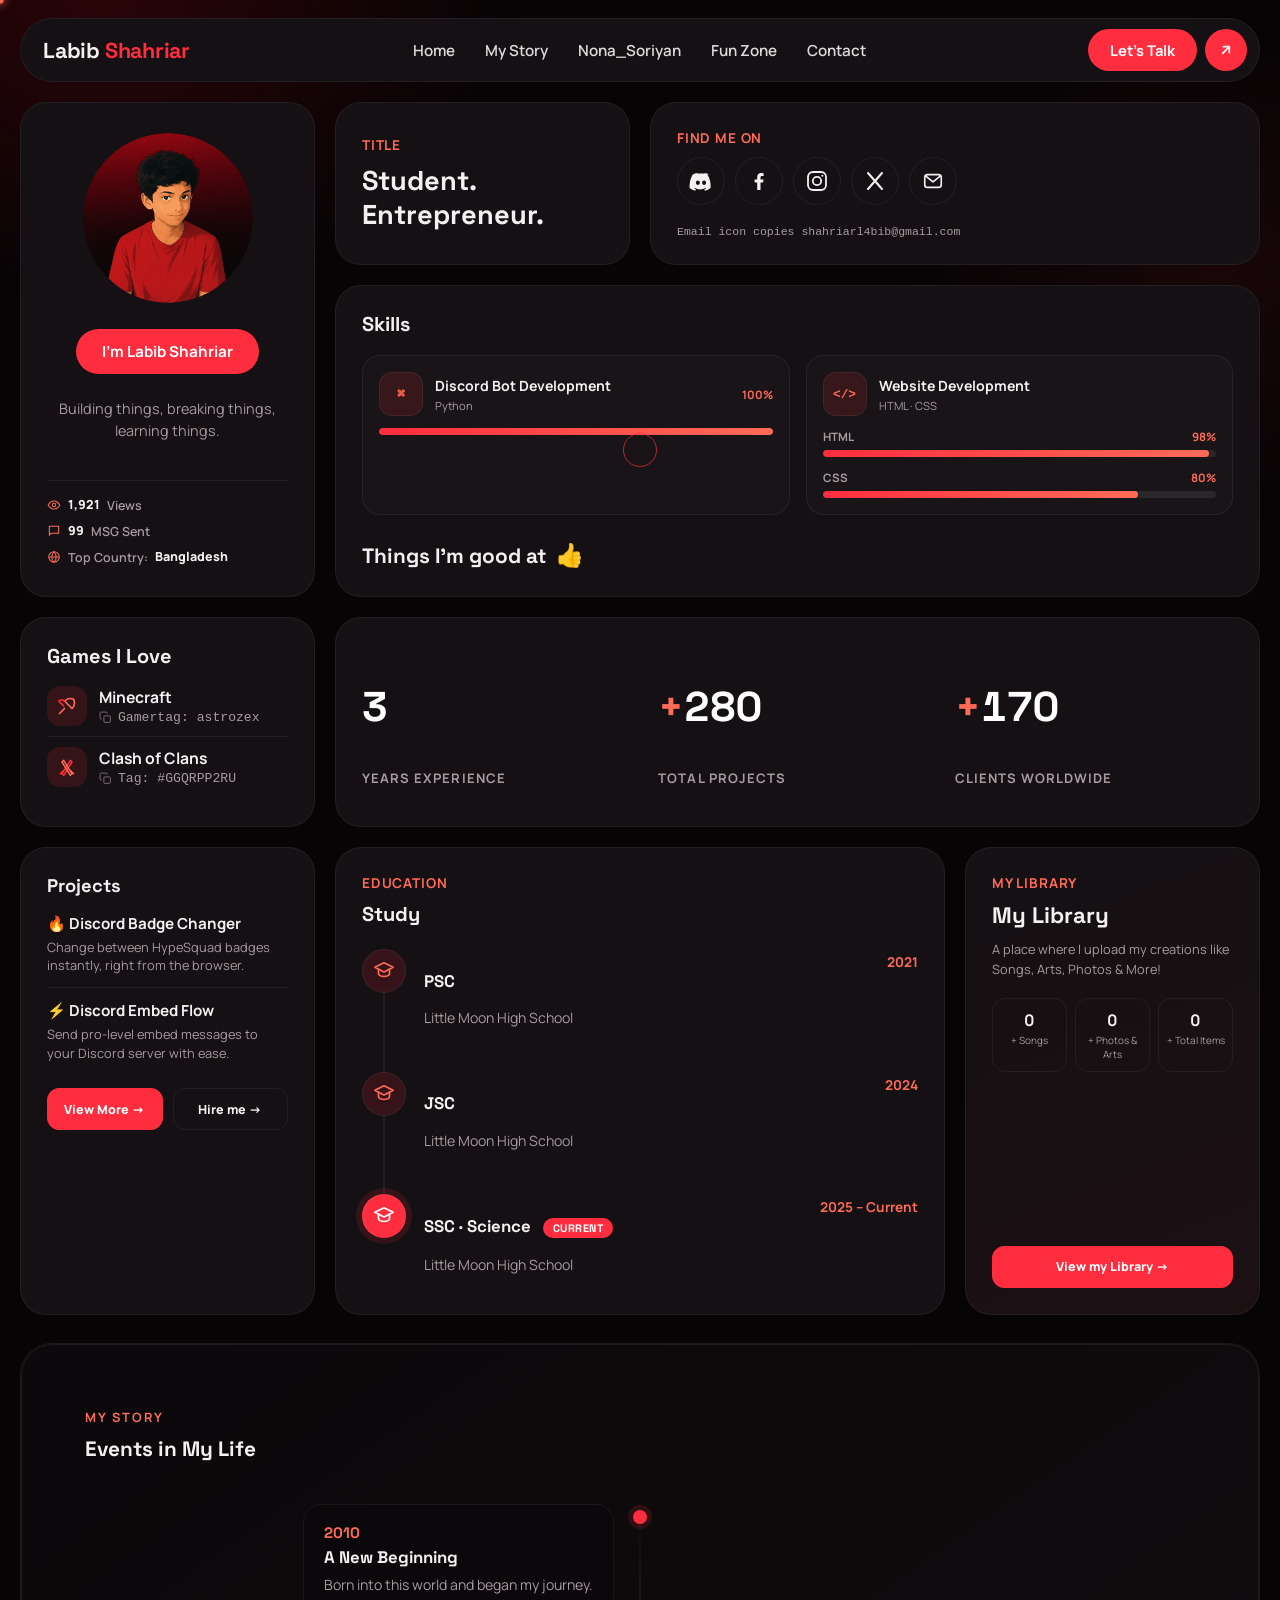
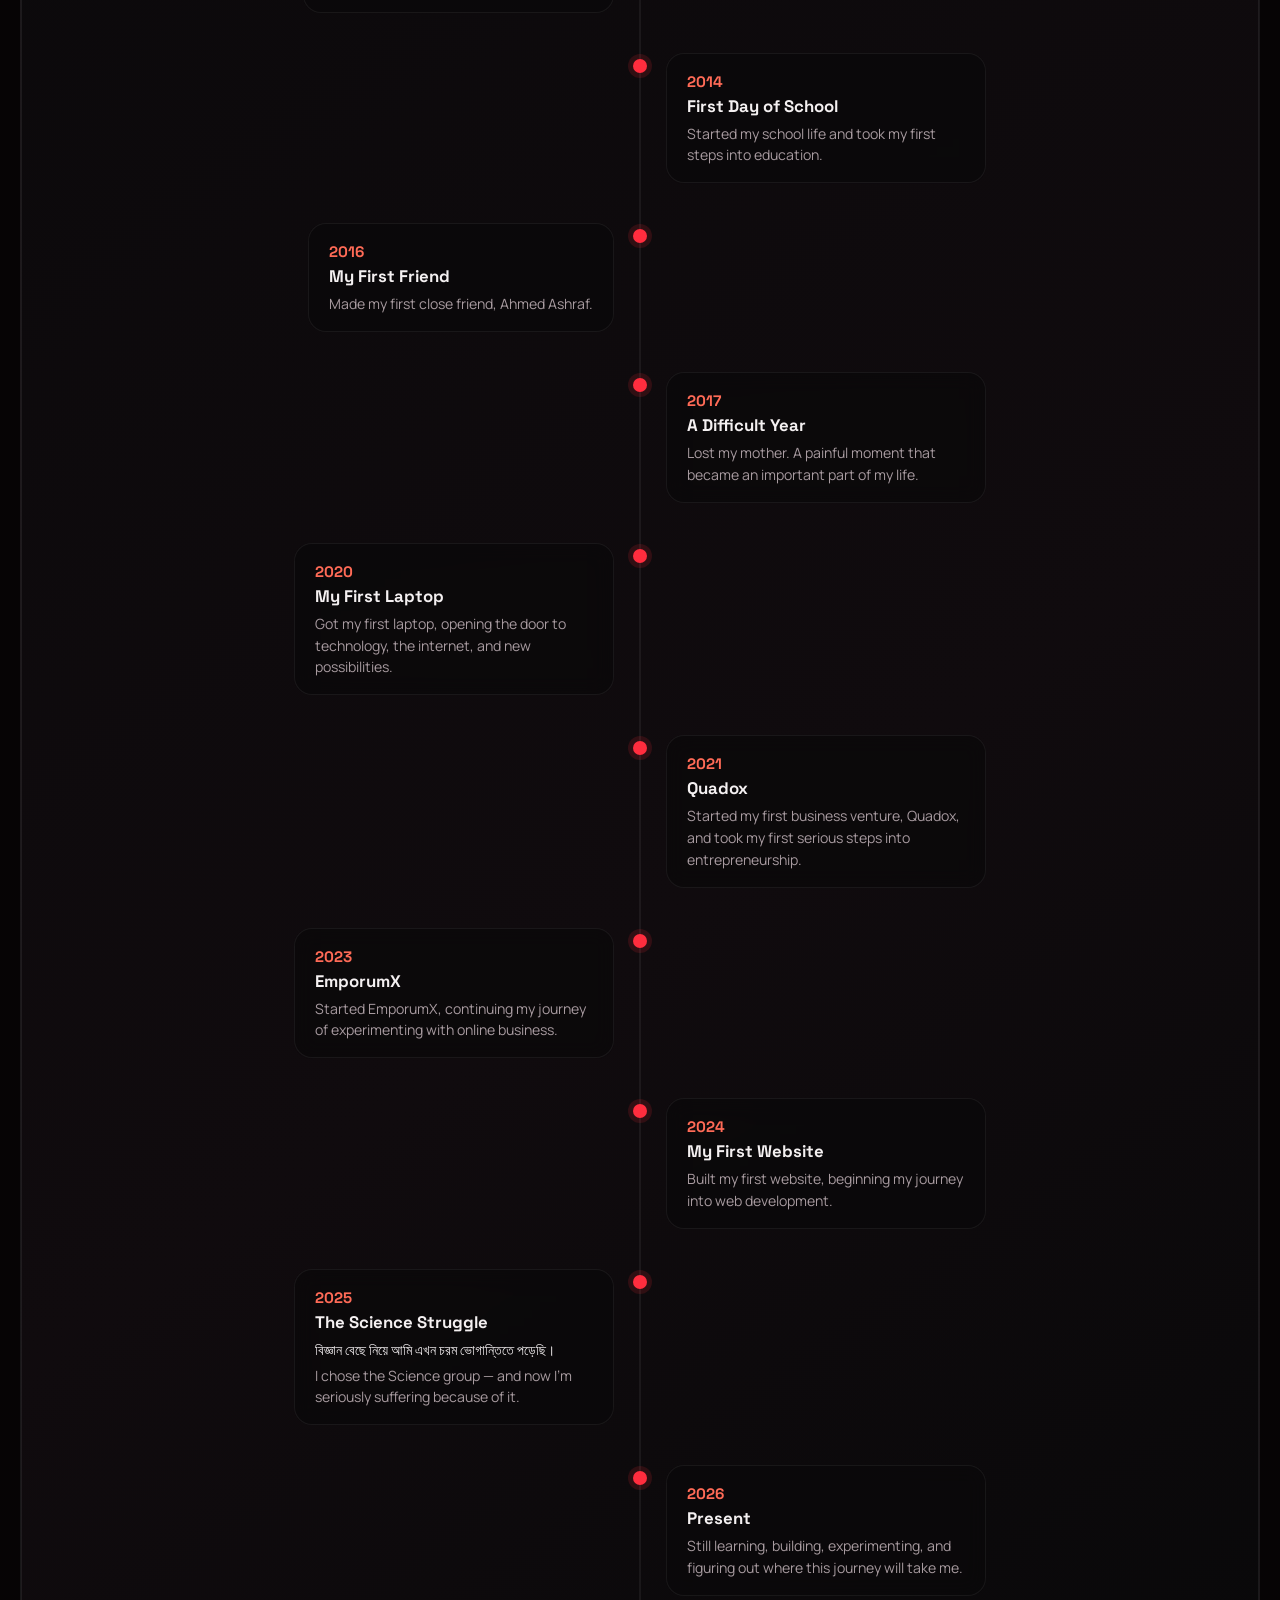
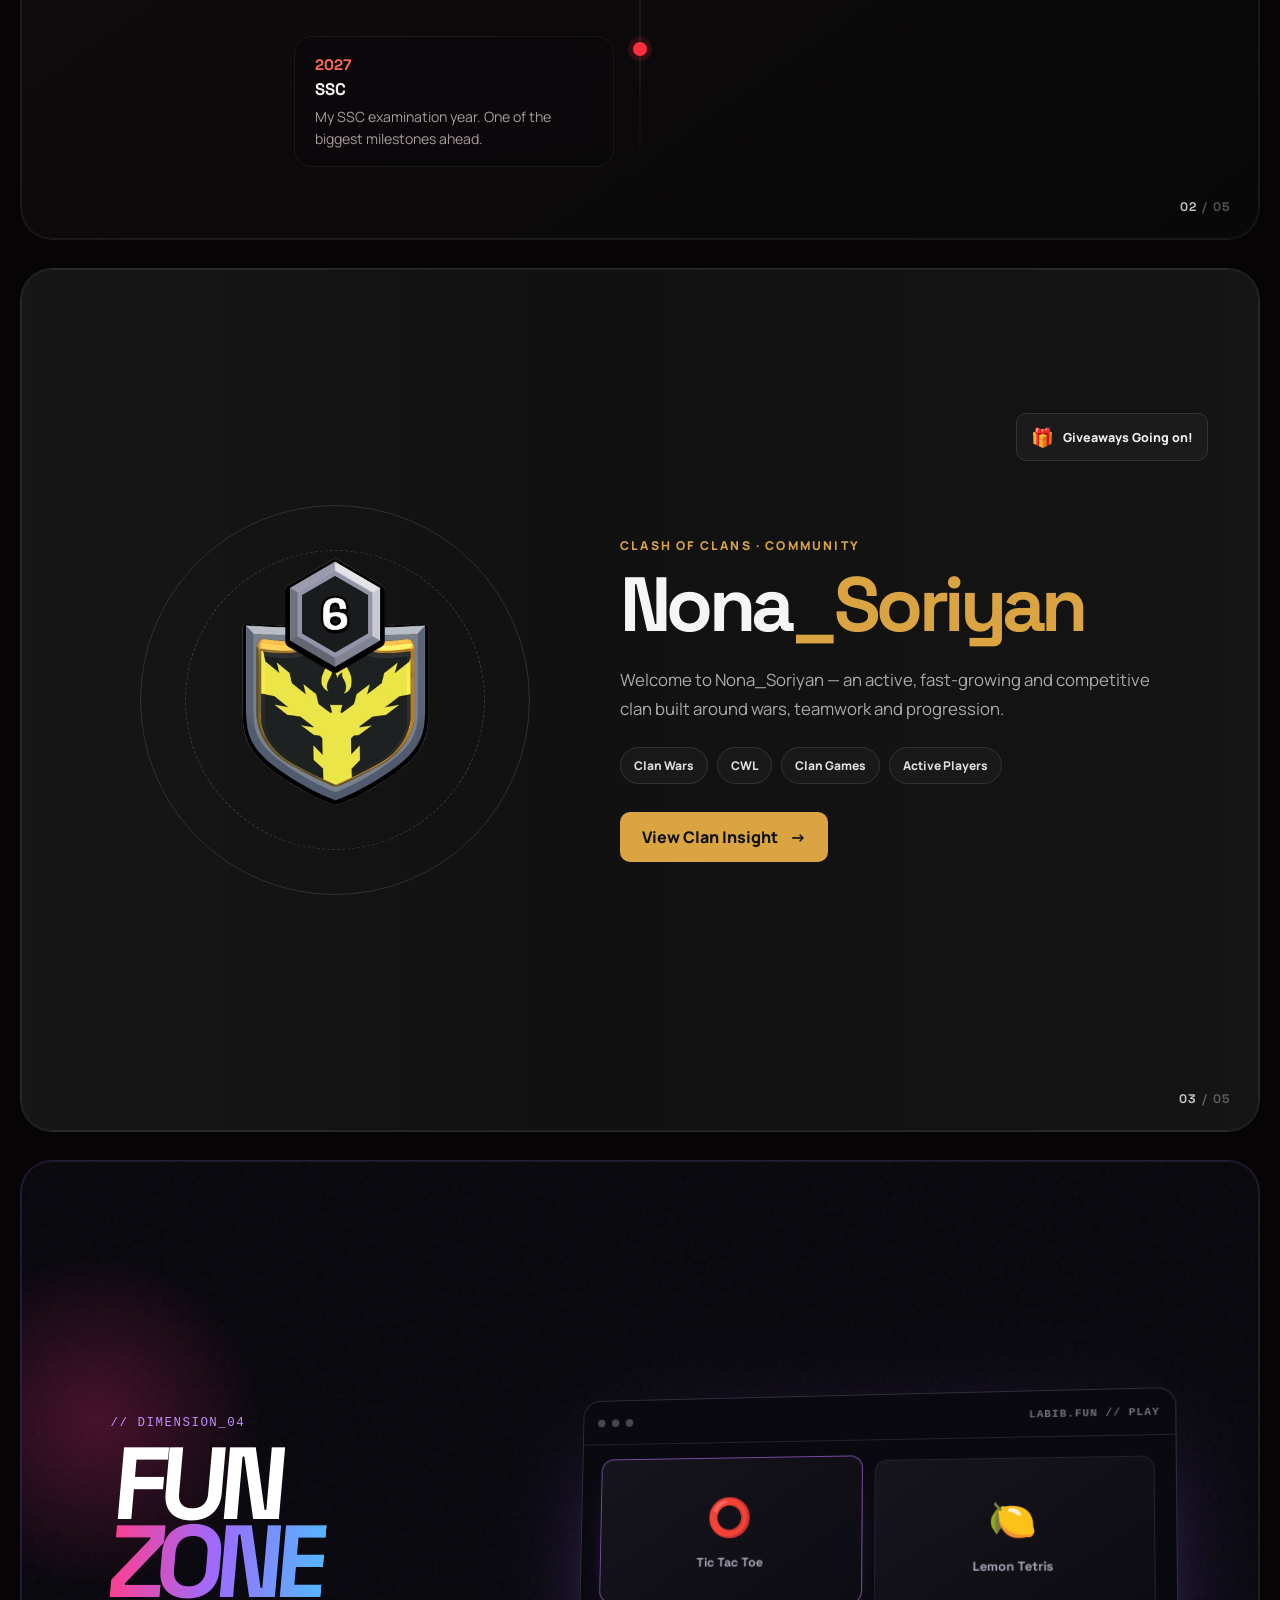
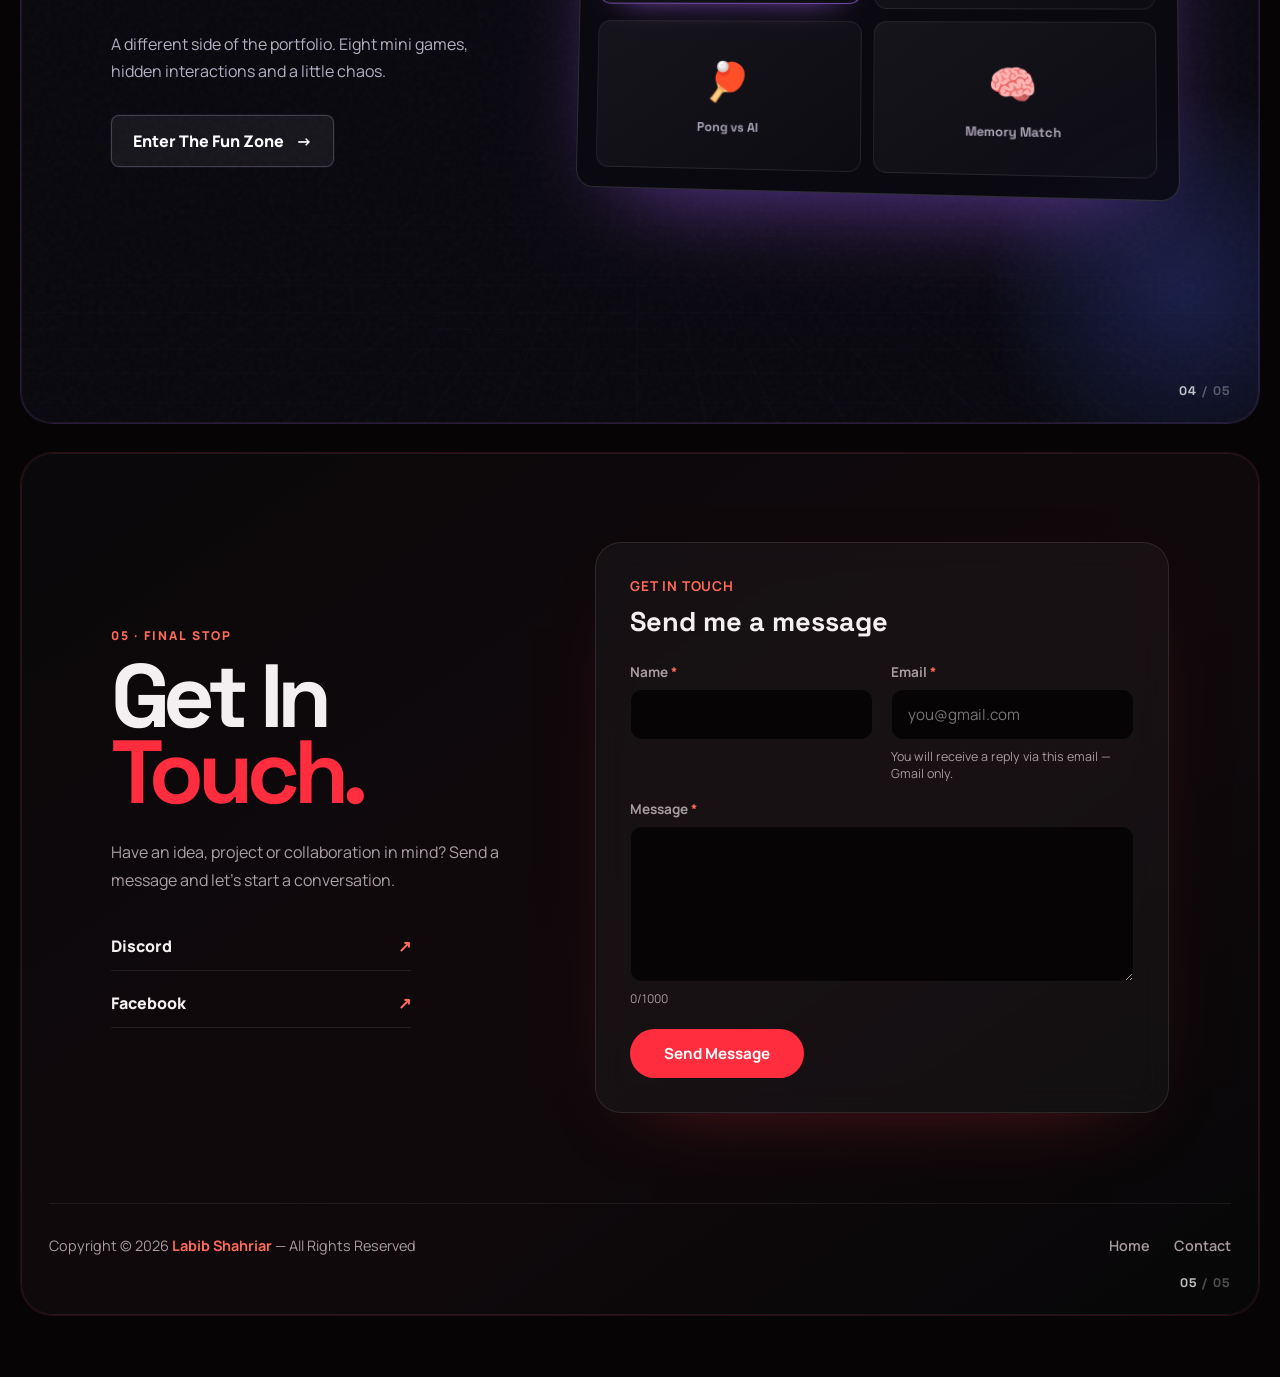
<file: index.html>
<!DOCTYPE html>

<html lang="en">
<head>
<meta charset="utf-8"/>
<meta content="width=device-width, initial-scale=1.0" name="viewport"/>
<title>Labib Shahriar | Student · Entrepreneur</title>
<meta content="Labib Shahriar — Student and Entrepreneur. Alumnus of Little Moon High School. Also known online as astrozex / Indiagnito." name="description"/>
<meta content="Labib Shahriar, Little Moon High School, Astrozex, Indiagnito, Codium, labib.fun" name="keywords"/>
<meta content="index, follow" name="robots"/>
<meta content="Labib Shahriar" name="author"/>
<link href="https://labib.fun/" rel="canonical"/>
<meta content="website" property="og:type"/>
<meta content="Labib Shahriar | Student · Entrepreneur" property="og:title"/>
<meta content="Student and Entrepreneur. Alumnus of Little Moon High School." property="og:description"/>
<meta content="https://labib.fun/" property="og:url"/>
<meta content="https://labib.fun/image1.png" property="og:image"/>
<meta content="summary" name="twitter:card"/>
<meta content="Labib Shahriar" name="twitter:title"/>
<meta content="Student and Entrepreneur." name="twitter:description"/>
<meta content="https://labib.fun/image1.png" name="twitter:image"/>
<script type="application/ld+json">
{
  "@context": "https://schema.org",
  "@type": "Person",
  "name": "Labib Shahriar",
  "alternateName": ["astrozex", "Indiagnito"],
  "url": "https://labib.fun/",
  "image": "https://labib.fun/image1.png",
  "jobTitle": ["Student", "Entrepreneur"],
  "alumniOf": {
    "@type": "EducationalOrganization",
    "name": "Little Moon High School"
  },
  "sameAs": [
    "https://discord.com/users/539410367240208384",
    "https://www.facebook.com/labibiscool",
    "https://www.instagram.com/labibiscool",
    "https://x.com/l4bibshahriar"
  ]
}
</script>
<link href="https://fonts.googleapis.com" rel="preconnect"/>
<link crossorigin="" href="https://fonts.gstatic.com" rel="preconnect"/>
<link href="https://fonts.googleapis.com/css2?family=Space+Grotesk:wght@500;700&amp;family=Manrope:wght@400;500;600;700;800&amp;display=swap" rel="stylesheet"/>
<link href="style.css" rel="stylesheet"/>
</head>
<body>
<div class="scroll-progress" id="scrollProgress"></div>
<div class="cursor-ring" id="cursorRing"></div>
<div class="cursor-dot" id="cursorDot"></div>
<div class="bg-glow"></div>
<div class="dots-field" id="dotsField"></div>
<div class="wrap">
<!-- ============ NAVBAR ============ -->
<header class="navbar">
<a class="brand" href="#home">Labib <span>Shahriar</span></a>
<nav class="nav-links" id="navLinks">
<a href="#home">Home</a>
<a href="#story">My Story</a>
<a href="#clan">Nona_Soriyan</a>
<a href="#funzone">Fun Zone</a>
<a href="#contact">Contact</a>
</nav>
<div class="nav-cta">
<a class="btn-pill" href="#contact">Let's Talk</a>
<a aria-label="Go to contact" class="icon-btn" href="#contact">
<svg fill="none" height="16" viewbox="0 0 24 24" width="16"><path d="M7 17L17 7M17 7H8M17 7V16" stroke="currentColor" stroke-linecap="round" stroke-linejoin="round" stroke-width="2.4"></path></svg>
</a>
<button aria-label="Toggle menu" class="nav-toggle" id="navToggle">
<svg fill="none" height="18" viewbox="0 0 24 24" width="18"><path d="M4 6H20M4 12H20M4 18H20" stroke="currentColor" stroke-linecap="round" stroke-width="2.2"></path></svg>
</button>
</div>
</header>
<!-- ============ PAGE 1 — HOME (10 EXISTING BOXES PRESERVED) ============ -->
<section class="portfolio-page home-page" id="home">
<main class="bento">
<!-- 1. Profile / Logo card -->
<section class="card profile-card">
<div class="avatar-ring">
<img alt="Labib Shahriar" onerror="this.src='data:image/svg+xml;utf8,&lt;svg xmlns=%22http://www.w3.org/2000/svg%22 width=%22200%22 height=%22200%22&gt;&lt;rect width=%22200%22 height=%22200%22 fill=%22%23141013%22/&gt;&lt;text x=%2250%25%22 y=%2255%25%22 font-size=%2270%22 fill=%22%23ff2d3e%22 text-anchor=%22middle%22 font-family=%22sans-serif%22&gt;LS&lt;/text&gt;&lt;/svg&gt;'" src="image1.png"/>
</div>
<button class="profile-name-btn" type="button">I'm Labib Shahriar</button>
<p class="tagline">Building things, breaking things, learning things.</p>
<div class="mini-stats">
<span class="mini-stat">
<svg fill="none" viewbox="0 0 24 24"><path d="M2 12s3.6-7 10-7 10 7 10 7-3.6 7-10 7-10-7-10-7z" stroke="currentColor" stroke-linejoin="round" stroke-width="1.8"></path><circle cx="12" cy="12" r="3" stroke="currentColor" stroke-width="1.8"></circle></svg>
<span class="mini-stat-value" id="viewsCount"><span class="stat-inner">1,920</span></span> Views
        </span>
<span class="mini-stat">
<svg fill="none" viewbox="0 0 24 24"><path d="M4 4h16v12H7l-3 3V4z" stroke="currentColor" stroke-linejoin="round" stroke-width="1.8"></path></svg>
<span class="mini-stat-value" id="msgCount"><span class="stat-inner">99</span></span> MSG Sent
        </span>
<span class="mini-stat">
<svg fill="none" viewbox="0 0 24 24"><circle cx="12" cy="12" r="9" stroke="currentColor" stroke-width="1.8"></circle><path d="M3 12h18M12 3c2.5 2.5 3.8 5.8 3.8 9s-1.3 6.5-3.8 9c-2.5-2.5-3.8-5.8-3.8-9s1.3-6.5 3.8-9z" stroke="currentColor" stroke-width="1.8"></path></svg>
          Top Country: <span class="mini-stat-value">Bangladesh</span>
</span>
</div>
</section>
<!-- 2. Title card -->
<section class="card title-card">
<p class="card-label">Title</p>
<h1 class="card-heading">Student.<br/>Entrepreneur.</h1>
</section>
<!-- 3. Profiles card -->
<section class="card profiles-card">
<div>
<p class="card-label">Find Me On</p>
<div class="profile-icons">
<a aria-label="Discord" title="Discord" href="https://discord.com/users/539410367240208384" rel="noopener" target="_blank"><svg fill="none" viewbox="0 0 24 24"><path d="M20.3 5.4A18 18 0 0015.6 4l-.3.5a13 13 0 013.9 1.6c-1.6-.8-3.2-1.3-4.9-1.5a12 12 0 00-4.6 0c-1.7.2-3.3.7-4.9 1.5A13 13 0 018.7 4.5L8.4 4a18 18 0 00-4.7 1.4C1 10 .3 14.5.6 18.9a18 18 0 005.6 2.8l.8-1.3a11 11 0 01-1.9-.9l.5-.4c3.6 1.7 7.5 1.7 11 0l.5.4c-.6.4-1.2.6-1.9.9l.8 1.3a18 18 0 005.6-2.8c.4-5.1-.7-9.6-3.3-13.5zM8.9 15.9c-1.1 0-2-1-2-2.2s.9-2.2 2-2.2 2 1 2 2.2-.9 2.2-2 2.2zm6.2 0c-1.1 0-2-1-2-2.2s.9-2.2 2-2.2 2 1 2 2.2-.9 2.2-2 2.2z" fill="currentColor"/></svg></a>
<a aria-label="Facebook" title="Facebook" href="https://www.facebook.com/labibiscool" rel="noopener" target="_blank"><svg fill="none" viewbox="0 0 24 24"><path d="M13.5 21v-7.6h2.6l.4-3H13.5V8.4c0-.9.3-1.5 1.6-1.5H16.6V4.2A22 22 0 0014.2 4c-2.4 0-4 1.4-4 4v2.4H7.6v3H10.2V21h3.3z" fill="currentColor"/></svg></a>
<a aria-label="Instagram" title="Instagram" href="https://www.instagram.com/labibiscool" rel="noopener" target="_blank"><svg fill="none" viewbox="0 0 24 24"><rect x="3" y="3" width="18" height="18" rx="5" stroke="currentColor" stroke-width="1.8"/><circle cx="12" cy="12" r="4.2" stroke="currentColor" stroke-width="1.8"/><circle cx="17.4" cy="6.7" r="1" fill="currentColor"/></svg></a>
<a aria-label="X" title="X" href="https://x.com/l4bibshahriar" rel="noopener" target="_blank"><svg fill="none" viewbox="0 0 24 24"><path d="M5 4l14 16M19 4L5 20" stroke="currentColor" stroke-linecap="round" stroke-width="2.1"/></svg></a>
<button aria-label="Copy email address" title="Copy email" class="email-copy-icon" type="button" data-copy-email="shahriarl4bib@gmail.com"><svg fill="none" viewbox="0 0 24 24"><rect x="3" y="5" width="18" height="14" rx="3" stroke="currentColor" stroke-width="1.8"/><path d="M4.5 7l7.5 6 7.5-6" stroke="currentColor" stroke-linecap="round" stroke-linejoin="round" stroke-width="1.8"/></svg></button>
</div>
</div>
<div class="profiles-footer"><span class="profile-email-note">Email icon copies shahriarl4bib@gmail.com</span></div>
</section>
<!-- 4. Founder of Codium card -->
<!-- 6. Skills card -->
<section class="card skills-card">
<h2 class="card-heading" style="font-size:1.25rem;">Skills</h2>
<div class="skill-groups">
  <div class="skill-group">
    <div class="skill-group-title"><div class="skill-group-icon"><span>⌘</span></div><div><strong>Discord Bot Development</strong><small>Python</small></div><b>100%</b></div>
    <div class="skill-progress"><span style="width:100%"></span></div>
  </div>
  <div class="skill-group">
    <div class="skill-group-title"><div class="skill-group-icon"><span>&lt;/&gt;</span></div><div><strong>Website Development</strong><small>HTML · CSS</small></div></div>
    <div class="skill-line"><div><span>HTML</span><b>98%</b></div><div class="skill-progress"><span style="width:98%"></span></div></div>
    <div class="skill-line"><div><span>CSS</span><b>80%</b></div><div class="skill-progress"><span style="width:80%"></span></div></div>
  </div>
</div>
<div class="good-at">Things I'm good at <span class="thumbs">👍</span></div>
</section>
<!-- 7. Stats card -->
<section class="card stats-card">
<div class="stat-block">
<p class="stat-number" data-target="3" data-prefix="">0</p>
<p class="stat-label">Years Experience</p>
</div>
<div class="stat-block">
<p class="stat-number" data-target="280" data-prefix="+">0</p>
<p class="stat-label">Total Projects</p>
</div>
<div class="stat-block">
<p class="stat-number" data-target="170" data-prefix="+">0</p>
<p class="stat-label">Clients Worldwide</p>
</div>
</section>
<!-- 5. Games I Love card -->
<section class="card games-card" id="games">
<h2 class="card-heading" style="font-size:1.25rem;">Games I Love</h2>
<div class="games-list">
<div class="game-item">
<div class="game-icon icon-pickaxe">
<svg fill="none" viewbox="0 0 24 24"><path d="M3 21l6-6M20 4c-3.5-1.5-8-1-11 2l9 9c3-3 3.5-7.5 2-11z" stroke="#ff6b57" stroke-linecap="round" stroke-linejoin="round" stroke-width="2"></path><path d="M9 6c-3-2-6-1-7 0l6 6" stroke="#ff2d3e" stroke-linecap="round" stroke-linejoin="round" stroke-width="2"></path></svg>
</div>
<div class="game-info">
<span class="game-name">Minecraft</span>
<button aria-label="Copy Minecraft gamertag" class="copy-tag" data-copy="astrozex" type="button">
<svg fill="none" viewbox="0 0 24 24"><rect height="12" rx="2" stroke="currentColor" stroke-width="1.7" width="12" x="9" y="9"></rect><path d="M5 15H4a2 2 0 01-2-2V4a2 2 0 012-2h9a2 2 0 012 2v1" stroke="currentColor" stroke-width="1.7"></path></svg>
<span class="copy-text">Gamertag: astrozex</span>
</button>
</div>
</div>
<div class="game-item">
<div class="game-icon icon-swords">
<svg fill="none" viewbox="0 0 24 24">
<g class="sword-a"><path d="M4 20l6-6M10 14l6-10 2 2-10 16-2-2z" stroke="#ff2d3e" stroke-linecap="round" stroke-linejoin="round" stroke-width="1.8"></path></g>
<g class="sword-b"><path d="M20 20l-6-6M14 14L8 4 6 6l10 16 2-2z" stroke="#ff6b57" stroke-linecap="round" stroke-linejoin="round" stroke-width="1.8"></path></g>
</svg>
</div>
<div class="game-info">
<span class="game-name">Clash of Clans</span>
<button aria-label="Copy Clash of Clans tag" class="copy-tag" data-copy="#GGQRPP2RU" type="button">
<svg fill="none" viewbox="0 0 24 24"><rect height="12" rx="2" stroke="currentColor" stroke-width="1.7" width="12" x="9" y="9"></rect><path d="M5 15H4a2 2 0 01-2-2V4a2 2 0 012-2h9a2 2 0 012 2v1" stroke="currentColor" stroke-width="1.7"></path></svg>
<span class="copy-text">Tag: #GGQRPP2RU</span>
</button>
</div>
</div>
</div>
</section>
<!-- Projects card -->
<section class="card projects-card">
<h2 class="card-heading" style="font-size:1.15rem;">Projects</h2>
<div class="project-item">
<span class="project-name">🔥 Discord Badge Changer</span>
<span class="project-desc">Change between HypeSquad badges instantly, right from the browser.</span>
</div>
<div class="project-item">
<span class="project-name">⚡ Discord Embed Flow</span>
<span class="project-desc">Send pro-level embed messages to your Discord server with ease.</span>
</div>
<div class="project-actions"><a class="work-btn primary" href="https://github.com/l4bibshahriar/" rel="noopener" target="_blank">View More →</a><a class="work-btn secondary" href="https://www.labib.fun/#contact">Hire me →</a></div>
</section>
<!-- 8. Study card -->
<section class="card study-card" id="study">
<p class="card-label">Education</p>
<h2 class="card-heading" style="font-size:1.25rem;">Study</h2>
<div class="timeline">
<div class="timeline-item">
<div class="timeline-marker">
<div class="timeline-dot">
<svg fill="none" viewbox="0 0 24 24"><path d="M2 8l10-5 10 5-10 5-10-5z" stroke="#ff6b57" stroke-linejoin="round" stroke-width="1.8"></path><path d="M6 10.5V15c0 1.5 2.7 3 6 3s6-1.5 6-3v-4.5" stroke="#ff6b57" stroke-linecap="round" stroke-linejoin="round" stroke-width="1.8"></path></svg>
</div>
<div class="timeline-line"></div>
</div>
<div class="timeline-body">
<div>
<p class="timeline-title">PSC</p>
<p class="timeline-sub">Little Moon High School</p>
</div>
<span class="timeline-year">2021</span>
</div>
</div>
<div class="timeline-item">
<div class="timeline-marker">
<div class="timeline-dot">
<svg fill="none" viewbox="0 0 24 24"><path d="M2 8l10-5 10 5-10 5-10-5z" stroke="#ff6b57" stroke-linejoin="round" stroke-width="1.8"></path><path d="M6 10.5V15c0 1.5 2.7 3 6 3s6-1.5 6-3v-4.5" stroke="#ff6b57" stroke-linecap="round" stroke-linejoin="round" stroke-width="1.8"></path></svg>
</div>
<div class="timeline-line"></div>
</div>
<div class="timeline-body">
<div>
<p class="timeline-title">JSC</p>
<p class="timeline-sub">Little Moon High School</p>
</div>
<span class="timeline-year">2024</span>
</div>
</div>
<div class="timeline-item current">
<div class="timeline-marker">
<div class="timeline-dot">
<svg fill="none" viewbox="0 0 24 24"><path d="M2 8l10-5 10 5-10 5-10-5z" stroke="#fff" stroke-linejoin="round" stroke-width="1.8"></path><path d="M6 10.5V15c0 1.5 2.7 3 6 3s6-1.5 6-3v-4.5" stroke="#fff" stroke-linecap="round" stroke-linejoin="round" stroke-width="1.8"></path></svg>
</div>
<div class="timeline-line"></div>
</div>
<div class="timeline-body">
<div>
<p class="timeline-title">SSC · Science <span class="current-badge">Current</span></p>
<p class="timeline-sub">Little Moon High School</p>
</div>
<span class="timeline-year">2025 – Current</span>
</div>
</div>
</div>
</section>
<!-- 9. Work with card -->
<section class="card work-card library-preview-card">
<p class="card-label">My Library</p>
<h2 class="card-heading">My Library</h2>
<p class="library-preview-desc">A place where I upload my creations like Songs, Arts, Photos &amp; More!</p>
<div class="library-mini-stats"><span><b id="homeSongsCount">0</b>+ Songs</span><span><b id="homeVisualsCount">0</b>+ Photos &amp; Arts</span><span><b id="homeTotalCount">0</b>+ Total Items</span></div>
<a class="work-btn primary library-preview-btn" href="library.html">View my Library →</a>
</section>
</main>
</section>
<!-- ============ PAGE 2 — MY STORY ============ -->
<!-- ============ PAGE 2 — MY STORY ============ -->
<section class="portfolio-page story-page" id="story">
<!-- ============ LIFE TIMELINE ============ -->
<section class="card life-timeline-card">
<p class="card-label">My Story</p>
<h2 class="card-heading" style="font-size:1.3rem;">Events in My Life</h2>
<div class="life-timeline">
<div class="lt-item lt-left">
<div class="lt-dot"></div>
<div class="lt-content">
<span class="lt-year">2010</span>
<h3 class="lt-title">A New Beginning</h3>
<p class="lt-desc">Born into this world and began my journey.</p>
</div>
</div>
<div class="lt-item lt-right">
<div class="lt-dot"></div>
<div class="lt-content">
<span class="lt-year">2014</span>
<h3 class="lt-title">First Day of School</h3>
<p class="lt-desc">Started my school life and took my first steps into education.</p>
</div>
</div>
<div class="lt-item lt-left">
<div class="lt-dot"></div>
<div class="lt-content">
<span class="lt-year">2016</span>
<h3 class="lt-title">My First Friend</h3>
<p class="lt-desc">Made my first close friend, Ahmed Ashraf.</p>
</div>
</div>
<div class="lt-item lt-right">
<div class="lt-dot"></div>
<div class="lt-content">
<span class="lt-year">2017</span>
<h3 class="lt-title">A Difficult Year</h3>
<p class="lt-desc">Lost my mother. A painful moment that became an important part of my life.</p>
</div>
</div>
<div class="lt-item lt-left">
<div class="lt-dot"></div>
<div class="lt-content">
<span class="lt-year">2020</span>
<h3 class="lt-title">My First Laptop</h3>
<p class="lt-desc">Got my first laptop, opening the door to technology, the internet, and new possibilities.</p>
</div>
</div>
<div class="lt-item lt-right">
<div class="lt-dot"></div>
<div class="lt-content">
<span class="lt-year">2021</span>
<h3 class="lt-title">Quadox</h3>
<p class="lt-desc">Started my first business venture, Quadox, and took my first serious steps into entrepreneurship.</p>
</div>
</div>
<div class="lt-item lt-left">
<div class="lt-dot"></div>
<div class="lt-content">
<span class="lt-year">2023</span>
<h3 class="lt-title">EmporumX</h3>
<p class="lt-desc">Started EmporumX, continuing my journey of experimenting with online business.</p>
</div>
</div>
<div class="lt-item lt-right">
<div class="lt-dot"></div>
<div class="lt-content">
<span class="lt-year">2024</span>
<h3 class="lt-title">My First Website</h3>
<p class="lt-desc">Built my first website, beginning my journey into web development.</p>
</div>
</div>
<div class="lt-item lt-left">
<div class="lt-dot"></div>
<div class="lt-content">
<span class="lt-year">2025</span>
<h3 class="lt-title">The Science Struggle</h3>
<p class="lt-desc lt-bn">বিজ্ঞান বেছে নিয়ে আমি এখন চরম ভোগান্তিতে পড়েছি।</p>
<p class="lt-desc">I chose the Science group — and now I'm seriously suffering because of it.</p>
</div>
</div>
<div class="lt-item lt-right">
<div class="lt-dot"></div>
<div class="lt-content">
<span class="lt-year">2026</span>
<h3 class="lt-title">Present</h3>
<p class="lt-desc">Still learning, building, experimenting, and figuring out where this journey will take me.</p>
</div>
</div>
<div class="lt-item lt-left">
<div class="lt-dot"></div>
<div class="lt-content">
<span class="lt-year">2027</span>
<h3 class="lt-title">SSC</h3>
<p class="lt-desc">My SSC examination year. One of the biggest milestones ahead.</p>
</div>
</div>
</div>
</section>
<div class="page-index">02 <span>/ 05</span></div></section>
<!-- ============ PAGE 4 — NONA_SORIYAN ============ -->
<section class="portfolio-page clan-page" id="clan">
<div class="clan-page-bg"></div>
<div class="clan-page-inner">
<div class="clan-visual reveal-item">
<div class="clan-ring ring-one"></div>
<div class="clan-ring ring-two"></div>
<img alt="Nona_Soriyan clan badge" class="clan-page-logo" src="image2.png"/>
</div>
<div class="clan-page-copy reveal-item">
<p class="clan-page-eyebrow">CLASH OF CLANS · COMMUNITY</p>
<h2>Nona<span>_Soriyan</span></h2>
<p>Welcome to Nona_Soriyan — an active, fast-growing and competitive clan built around wars, teamwork and progression.</p>
<div class="clan-feature-row">
<span>Clan Wars</span><span>CWL</span><span>Clan Games</span><span>Active Players</span>
</div>
<a class="clan-page-btn" href="clash/">View Clan Insight <span>→</span></a>
</div>
<div aria-label="Giveaways going on" class="clan-giveaway-pop">
<span class="clan-giveaway-icon">🎁</span>
<span>Giveaways Going on!</span>
</div>
</div>
<div class="page-index">03 <span>/ 05</span></div>
</section>
<!-- ============ PAGE 4 — FUN ZONE ============ -->
<section class="portfolio-page fun-page" id="funzone">
<div class="fun-noise"></div>
<div class="fun-grid-bg"></div>
<div class="fun-orb fun-orb-a"></div>
<div class="fun-orb fun-orb-b"></div>
<div class="fun-page-inner">
<div class="fun-copy reveal-item">
<p class="fun-eyebrow">// DIMENSION_04</p>
<h2>FUN<br/><span>ZONE</span></h2>
<p>A different side of the portfolio. Eight mini games, hidden interactions and a little chaos.</p>
<a class="fun-page-btn" href="fun/">Enter The Fun Zone <span>→</span></a>
</div>
<div class="fun-game-preview reveal-item">
<div class="preview-window">
<div class="preview-top"><span></span><span></span><span></span><b>LABIB.FUN // PLAY</b></div>
<div class="preview-game-grid">
<div class="preview-game active"><strong>⭕</strong><span>Tic Tac Toe</span></div>
<div class="preview-game"><strong>🍋</strong><span>Lemon Tetris</span></div>
<div class="preview-game"><strong>🏓</strong><span>Pong vs AI</span></div>
<div class="preview-game"><strong>🧠</strong><span>Memory Match</span></div>
</div>
</div>
</div>
</div>
<div class="page-index">04 <span>/ 05</span></div>
</section>
<!-- ============ PAGE 5 — GET IN TOUCH ============ -->
<section class="portfolio-page contact-page" id="contact">
<div class="contact-page-inner">
<div class="contact-intro reveal-item">
<p class="contact-page-eyebrow">05 · FINAL STOP</p>
<h2>Get In<br/><span>Touch.</span></h2>
<p>Have an idea, project or collaboration in mind? Send a message and let's start a conversation.</p>
<div class="social-stack">
<a href="https://discord.com/users/539410367240208384" rel="noopener" target="_blank">Discord <span>↗</span></a>
<a href="https://www.facebook.com/labibiscool" rel="noopener" target="_blank">Facebook <span>↗</span></a>
</div>
</div>
<div class="contact-form-wrap reveal-item">
<section class="card contact-card">
<p class="card-label">Get In Touch</p>
<h2 class="card-heading">Send me a message</h2>
<form id="contactForm" novalidate="">
<div class="contact-grid">
<div class="field">
<label for="cf-name">Name <span class="req">*</span></label>
<input autocomplete="name" id="cf-name" maxlength="80" name="name" required="" type="text"/>
<span class="field-hint error" hidden="" id="nameHint">Please enter your name.</span>
</div>
<div class="field">
<label for="cf-email">Email <span class="req">*</span></label>
<input autocomplete="email" id="cf-email" maxlength="120" name="email" placeholder="you@gmail.com" required="" type="email"/>
<span class="field-hint" id="emailHint">You will receive a reply via this email — Gmail only.</span>
</div>
<div class="field full">
<label for="cf-msg">Message <span class="req">*</span></label>
<textarea id="cf-msg" maxlength="1000" name="message" required="" rows="6"></textarea>
<div style="display:flex; justify-content:space-between; align-items:center;">
<span class="field-hint error" hidden="" id="msgHint">Please write a message.</span>
<span class="char-count"><span id="charCount">0</span>/1000</span>
</div>
</div>
<!-- honeypot: bots often fill hidden fields, humans never see this -->
<div class="honeypot">
<label for="cf-website">Website</label>
<input autocomplete="off" id="cf-website" name="website" tabindex="-1" type="text"/>
</div>
</div>
<div class="contact-actions">
<button class="submit-btn" id="submitBtn" type="submit">Send Message</button>
<span class="form-status" id="formStatus"></span>
</div>
</form>
</section>
</div>
</div>
<!-- ============ FOOTER ============ -->
<footer class="site-footer">
<p>Copyright © 2026 <span class="brand-mini">Labib Shahriar</span> — All Rights Reserved</p>
<nav class="footer-links">
<a href="#home">Home</a>
<a href="#contact">Contact</a>
</nav>
</footer>
<div class="page-index">05 <span>/ 05</span></div>
</section>
</div>
<script>
  /* ---------------- Mobile nav toggle ---------------- */
  const navToggle = document.getElementById('navToggle');
  const navLinks = document.getElementById('navLinks');
  navToggle.addEventListener('click', () => {
    navLinks.classList.toggle('open');
  });
  navLinks.querySelectorAll('a').forEach(link => {
    link.addEventListener('click', () => navLinks.classList.remove('open'));
  });

  /* ---------------- Falling dots background ---------------- */
  const dotsField = document.getElementById('dotsField');
  const DOT_COUNT = window.innerWidth < 720 ? 26 : 50;
  for (let i = 0; i < DOT_COUNT; i++) {
    const dot = document.createElement('span');
    dot.className = 'dot';
    const left = Math.random() * 100;
    const duration = 6 + Math.random() * 10;
    const delay = Math.random() * 10;
    const size = 2 + Math.random() * 2.5;
    dot.style.left = left + 'vw';
    dot.style.animationDuration = duration + 's';
    dot.style.animationDelay = '-' + delay + 's';
    dot.style.width = size + 'px';
    dot.style.height = size + 'px';
    dotsField.appendChild(dot);
  }

  /* ---------------- Scroll progress bar ---------------- */
  const scrollProgress = document.getElementById('scrollProgress');
  function updateScrollProgress() {
    const scrollTop = window.scrollY || document.documentElement.scrollTop;
    const height = document.documentElement.scrollHeight - document.documentElement.clientHeight;
    const pct = height > 0 ? (scrollTop / height) * 100 : 0;
    scrollProgress.style.width = pct + '%';
  }
  let scrollTicking = false;
  window.addEventListener('scroll', () => {
    if (!scrollTicking) {
      requestAnimationFrame(() => { updateScrollProgress(); scrollTicking = false; });
      scrollTicking = true;
    }
  });
  updateScrollProgress();

  /* ---------------- Life timeline scroll reveal ---------------- */
  const ltItems = document.querySelectorAll('.lt-item');
  if (ltItems.length) {
    if ('IntersectionObserver' in window) {
      const ltObserver = new IntersectionObserver((entries) => {
        entries.forEach((entry) => {
          if (entry.isIntersecting) {
            entry.target.classList.add('in-view');
            ltObserver.unobserve(entry.target);
          }
        });
      }, { threshold: 0.25, rootMargin: '0px 0px -40px 0px' });
      ltItems.forEach((item) => ltObserver.observe(item));
    } else {
      ltItems.forEach((item) => item.classList.add('in-view'));
    }
  }


  /* ---------------- Multi-page screen activation ---------------- */
  const portfolioPages = document.querySelectorAll('.portfolio-page:not(.home-page)');
  const pageObserverOptions = { threshold: 0.38, rootMargin: '-8% 0px -8% 0px' };
  if ('IntersectionObserver' in window) {
    const pageObserver = new IntersectionObserver((entries) => {
      entries.forEach((entry) => {
        if (entry.isIntersecting) entry.target.classList.add('is-active');
      });
    }, pageObserverOptions);
    portfolioPages.forEach((page) => pageObserver.observe(page));
  } else {
    portfolioPages.forEach((page) => page.classList.add('is-active'));
  }

  /* ---------------- Custom cursor ---------------- */
  const prefersReducedMotion = window.matchMedia('(prefers-reduced-motion: reduce)').matches;
  const isFinePointer = window.matchMedia('(hover: hover) and (pointer: fine)').matches;
  const cursorDot = document.getElementById('cursorDot');
  const cursorRing = document.getElementById('cursorRing');

  if (isFinePointer && !prefersReducedMotion) {
    document.body.classList.add('has-custom-cursor');
    let mx = window.innerWidth / 2, my = window.innerHeight / 2;
    let rx = mx, ry = my;

    window.addEventListener('mousemove', (e) => {
      mx = e.clientX; my = e.clientY;
      cursorDot.style.transform = `translate(${mx}px, ${my}px) translate(-50%, -50%)`;
    });

    (function ringLoop() {
      rx += (mx - rx) * 0.18;
      ry += (my - ry) * 0.18;
      cursorRing.style.transform = `translate(${rx}px, ${ry}px) translate(-50%, -50%)`;
      requestAnimationFrame(ringLoop);
    })();

    document.addEventListener('mousedown', () => cursorRing.classList.add('clicking'));
    document.addEventListener('mouseup', () => cursorRing.classList.remove('clicking'));

    const hoverSelector = 'a, button, input, textarea, .copy-tag';
    document.addEventListener('mouseover', (e) => {
      if (e.target.closest(hoverSelector)) cursorRing.classList.add('hovering');
    });
    document.addEventListener('mouseout', (e) => {
      if (e.target.closest(hoverSelector)) cursorRing.classList.remove('hovering');
    });
  }

  /* ---------------- Card tilt + spotlight (mouse-reactive) ---------------- */
  if (isFinePointer && !prefersReducedMotion) {
    document.querySelectorAll('.card').forEach((card) => {
      card.addEventListener('mousemove', (e) => {
        const rect = card.getBoundingClientRect();
        const x = e.clientX - rect.left;
        const y = e.clientY - rect.top;
        card.style.setProperty('--mx', (x / rect.width) * 100 + '%');
        card.style.setProperty('--my', (y / rect.height) * 100 + '%');
        const rotateX = ((y / rect.height) - 0.5) * -5;
        const rotateY = ((x / rect.width) - 0.5) * 5;
        card.style.transform = `perspective(900px) rotateX(${rotateX}deg) rotateY(${rotateY}deg) translateY(-2px)`;
        card.classList.add('tilt-active');
      });
      card.addEventListener('mouseleave', () => {
        card.style.transform = '';
        card.classList.remove('tilt-active');
      });
    });

    /* ---------------- Magnetic icon buttons ---------------- */
    document.querySelectorAll('.icon-btn, .arrow-circle, .profile-icons a').forEach((el) => {
      el.style.transition = 'transform 0.15s cubic-bezier(0.34, 1.56, 0.64, 1)';
      el.addEventListener('mousemove', (e) => {
        const rect = el.getBoundingClientRect();
        const relX = e.clientX - rect.left - rect.width / 2;
        const relY = e.clientY - rect.top - rect.height / 2;
        el.style.transform = `translate(${relX / 3.5}px, ${relY / 3.5}px)`;
      });
      el.addEventListener('mouseleave', () => {
        el.style.transform = '';
      });
    });
  }

  /* ---------------- Views / MSG live stat counters ---------------- */
  /* Reliability chain, tried in order:
       1) OWN_COUNTER_BASE — your own Cloudflare Worker (see
          labib-stats-worker.js). This is the ONLY tier that guarantees
          an identical number on every device everywhere, because it
          isn't a third-party domain that ad-blockers or privacy
          extensions can silently block. THIS IS STILL EMPTY — see the
          note below, this is the actual fix for the drift you're seeing.
       2) CounterAPI (api.counterapi.dev) — free third-party counter.
       3) CountAPI mirror (countapi.mileshilliard.com) — a second,
          independent free third-party counter, tried only if #2 fails.
       4) Local per-device count — absolute last resort so the UI never
          breaks, but this one is NOT synced with anyone else, which is
          exactly the "1,291 vs 900" symptom you saw. It only engages
          when tiers 1–3 all fail on that particular device/network.
     Tiers 2 and 3 are both free public services outside your control —
     some browsers, privacy extensions, or corporate networks block
     requests to any domain with "count"/"counter" in it, precisely
     because that pattern matches common analytics trackers. That's the
     actual root cause of the mismatch you're seeing, not a bug in this
     code. The only 100% fix is tier 1: deploy labib-stats-worker.js
     (instructions are in that file, ~5 minutes, free) to your own
     domain, then set OWN_COUNTER_BASE below to its URL. Once that's
     set, every visitor hits YOUR domain — nothing left to block. */
  const OWN_COUNTER_BASE = '';
  const COUNTERAPI_WORKSPACE = 'labibfun-portfolio';
  const POLL_MS = 8000;

  function formatFull(n) {
    return Math.round(n).toLocaleString('en-US');
  }

  /* Odometer-style swipe: slides the old value out and the new value in,
     direction depending on whether the number went up or down. */
  function setStatValue(el, text) {
    if (!el) return;
    let inner = el.querySelector('.stat-inner');
    if (!inner) {
      el.innerHTML = '';
      inner = document.createElement('span');
      inner.className = 'stat-inner';
      inner.textContent = text;
      el.appendChild(inner);
      return;
    }
    const oldText = inner.textContent;
    if (oldText === text) return;

    const oldNum = parseFloat(oldText.replace(/,/g, '')) || 0;
    const newNum = parseFloat(text.replace(/,/g, '')) || 0;
    const goingUp = newNum >= oldNum;

    const outgoing = inner;
    outgoing.style.position = 'absolute';
    outgoing.style.top = '0';
    outgoing.style.left = '0';
    outgoing.style.width = '100%';

    const incoming = document.createElement('span');
    incoming.className = 'stat-inner';
    incoming.textContent = text;
    incoming.style.position = 'absolute';
    incoming.style.top = '0';
    incoming.style.left = '0';
    incoming.style.width = '100%';
    incoming.style.transform = goingUp ? 'translateY(110%)' : 'translateY(-110%)';
    incoming.style.opacity = '0';
    el.appendChild(incoming);

    requestAnimationFrame(() => {
      outgoing.style.transition = 'transform 0.42s cubic-bezier(0.34,1,0.64,1), opacity 0.42s ease';
      outgoing.style.transform = goingUp ? 'translateY(-110%)' : 'translateY(110%)';
      outgoing.style.opacity = '0';

      incoming.style.transition = 'transform 0.42s cubic-bezier(0.34,1,0.64,1), opacity 0.42s ease';
      incoming.style.transform = 'translateY(0)';
      incoming.style.opacity = '1';
    });

    setTimeout(() => {
      outgoing.remove();
      incoming.style.position = 'static';
      incoming.style.transform = '';
      incoming.style.transition = '';
    }, 460);
  }

  function fallbackBump(counterName, base, el) {
    const storeKey = 'labib_stat_fallback_' + counterName;
    let val = Number(localStorage.getItem(storeKey));
    if (!val || isNaN(val)) val = 0;
    val += 1;
    localStorage.setItem(storeKey, String(val));
    setStatValue(el, formatFull(base + val));
  }

  async function fetchJson(url) {
    const controller = new AbortController();
    const timer = setTimeout(() => controller.abort(), 4000);
    try {
      const res = await fetch(url, { signal: controller.signal });
      clearTimeout(timer);
      if (!res.ok) throw new Error('bad response');
      return await res.json();
    } finally {
      clearTimeout(timer);
    }
  }

  /* Returns the counter's current value, trying each tier in order. */
  async function counterRequest(counterName, mode) {
    if (OWN_COUNTER_BASE) {
      try {
        const url = mode === 'up' ? `${OWN_COUNTER_BASE}/${counterName}/up` : `${OWN_COUNTER_BASE}/${counterName}`;
        const data = await fetchJson(url);
        if (data && typeof data.value === 'number') return data.value;
      } catch (err) { /* fall through */ }
    }
    try {
      const url = mode === 'up'
        ? `https://api.counterapi.dev/v2/${COUNTERAPI_WORKSPACE}/${counterName}/up`
        : `https://api.counterapi.dev/v2/${COUNTERAPI_WORKSPACE}/${counterName}`;
      const data = await fetchJson(url);
      const upCount = data && data.data && typeof data.data.up_count === 'number' ? data.data.up_count : null;
      if (upCount !== null) return upCount;
    } catch (err) { /* fall through */ }

    const mileKey = `labibfun_${counterName}`;
    const mileUrl = mode === 'up'
      ? `https://countapi.mileshilliard.com/api/v1/hit/${mileKey}`
      : `https://countapi.mileshilliard.com/api/v1/get/${mileKey}`;
    const mileData = await fetchJson(mileUrl);
    const mileValue = mileData && mileData.value != null ? parseInt(mileData.value, 10) : null;
    if (mileValue === null || isNaN(mileValue)) throw new Error('unexpected shape');
    return mileValue;
  }

  async function liveStatInit(counterName, base, el) {
    if (!el) return;
    try {
      const value = await counterRequest(counterName, 'up');
      setStatValue(el, formatFull(base + value));
    } catch (err) {
      fallbackBump(counterName, base, el);
    }
  }

  async function liveStatRead(counterName, base, el) {
    if (!el) return;
    try {
      const value = await counterRequest(counterName, 'get');
      setStatValue(el, formatFull(base + value));
    } catch (err) {
      const storeKey = 'labib_stat_fallback_' + counterName;
      const val = Number(localStorage.getItem(storeKey)) || 0;
      setStatValue(el, formatFull(base + val));
    }
  }

  const VIEWS_BASE = 1920;
  const MSGS_BASE = 99;
  const viewsCountEl = document.getElementById('viewsCount');
  const msgCountEl = document.getElementById('msgCount');

  liveStatInit('views', VIEWS_BASE, viewsCountEl);
  /* msgs must NOT increment just from loading the page — read-only on load */
  liveStatRead('msgs', MSGS_BASE, msgCountEl);
  window.bumpMsgStat = () => liveStatInit('msgs', MSGS_BASE, msgCountEl);

  /* Background refresh every few seconds so the number updates live for
     anyone already on the page, without needing a reload — and again
     the instant the tab regains focus, so switching back feels instant. */
  setInterval(() => {
    liveStatRead('views', VIEWS_BASE, viewsCountEl);
    liveStatRead('msgs', MSGS_BASE, msgCountEl);
  }, POLL_MS);

  document.addEventListener('visibilitychange', () => {
    if (document.visibilityState === 'visible') {
      liveStatRead('views', VIEWS_BASE, viewsCountEl);
      liveStatRead('msgs', MSGS_BASE, msgCountEl);
    }
  });


  document.querySelectorAll('.copy-tag').forEach((btn) => {
    const label = btn.querySelector('.copy-text');
    const original = label.textContent;
    btn.addEventListener('click', async () => {
      const value = btn.dataset.copy;
      try {
        await navigator.clipboard.writeText(value);
      } catch (err) {
        // Fallback for browsers without clipboard API support
        const ta = document.createElement('textarea');
        ta.value = value;
        ta.style.position = 'fixed';
        ta.style.opacity = '0';
        document.body.appendChild(ta);
        ta.select();
        try { document.execCommand('copy'); } catch (e) {}
        document.body.removeChild(ta);
      }
      btn.classList.add('copied');
      label.textContent = 'Copied ✓';
      setTimeout(() => {
        btn.classList.remove('copied');
        label.textContent = original;
      }, 1300);
    });
  });

  /* ---------------- Browser tab typewriter ---------------- */
  (function typewriterTitle() {
    const text = 'Labib Shahriar';
    const typeSpeed = 130;
    const deleteSpeed = 80;
    const holdTime = 1600;
    let i = 0;
    let deleting = false;

    function tick() {
      if (!deleting) {
        i++;
        document.title = text.substring(0, i);
        if (i === text.length) {
          deleting = true;
          setTimeout(tick, holdTime);
          return;
        }
        setTimeout(tick, typeSpeed);
      } else {
        i--;
        document.title = text.substring(0, i) || '.';
        if (i === 0) {
          deleting = false;
          setTimeout(tick, 500);
          return;
        }
        setTimeout(tick, deleteSpeed);
      }
    }
    setTimeout(tick, 800);
  })();

  /* ---------------- Contact form -> Discord webhook ---------------- */
  const WEBHOOK_URL = "https://discord.com/api/webhooks/1540739241686990909/ikNfLPcAL4Edfe6jTz38J921DwBEoF1izVJ_wqskSVxj0KphONqlB1Z4CRVc4K-4KN-W";
  const form = document.getElementById('contactForm');
  const nameInput = document.getElementById('cf-name');
  const emailInput = document.getElementById('cf-email');
  const msgInput = document.getElementById('cf-msg');
  const websiteInput = document.getElementById('cf-website'); // honeypot
  const nameHint = document.getElementById('nameHint');
  const emailHint = document.getElementById('emailHint');
  const msgHint = document.getElementById('msgHint');
  const charCount = document.getElementById('charCount');
  const submitBtn = document.getElementById('submitBtn');
  const formStatus = document.getElementById('formStatus');

  const GMAIL_RE = /^[^\s@]+@gmail\.com$/i;
  const RATE_LIMIT_MS = 30000; // 30s between submissions
  const RATE_KEY = 'labib_last_submit';

  msgInput.addEventListener('input', () => {
    charCount.textContent = msgInput.value.length;
  });

  emailInput.addEventListener('input', () => {
    if (emailInput.value.length === 0) {
      emailHint.textContent = 'You will receive a reply via this email — Gmail only.';
      emailHint.classList.remove('error');
    } else if (!GMAIL_RE.test(emailInput.value.trim())) {
      emailHint.textContent = 'Only Gmail addresses are accepted — you will receive reply via email.';
      emailHint.classList.add('error');
    } else {
      emailHint.textContent = 'Looks good — you will receive a reply here.';
      emailHint.classList.remove('error');
    }
  });

  function setStatus(msg, ok) {
    formStatus.textContent = msg;
    formStatus.className = 'form-status ' + (ok ? 'ok' : 'err');
  }

  form.addEventListener('submit', async (e) => {
    e.preventDefault();
    setStatus('', true);

    // Honeypot: silently reject bot submissions
    if (websiteInput.value.trim() !== '') {
      setStatus('Something went wrong. Please try again.', false);
      return;
    }

    const name = nameInput.value.trim();
    const email = emailInput.value.trim();
    const message = msgInput.value.trim();

    let valid = true;

    if (!name) {
      nameHint.hidden = false;
      valid = false;
    } else {
      nameHint.hidden = true;
    }

    if (!GMAIL_RE.test(email)) {
      emailHint.textContent = 'Only Gmail addresses are accepted — you will receive reply via email.';
      emailHint.classList.add('error');
      valid = false;
    }

    if (!message) {
      msgHint.hidden = false;
      valid = false;
    } else {
      msgHint.hidden = true;
    }

    if (message.length > 1000) {
      setStatus('Message is too long (max 1000 characters).', false);
      valid = false;
    }

    if (!valid) return;

    // simple client-side rate limiting
    const last = Number(localStorage.getItem(RATE_KEY) || 0);
    const now = Date.now();
    if (now - last < RATE_LIMIT_MS) {
      const wait = Math.ceil((RATE_LIMIT_MS - (now - last)) / 1000);
      setStatus(`Please wait ${wait}s before sending another message.`, false);
      return;
    }

    submitBtn.disabled = true;
    submitBtn.textContent = 'Sending...';
    setStatus('', true);

    try {
      const payload = {
        embeds: [{
          title: 'New message from labib.fun',
          color: 0xff2d3e,
          fields: [
            { name: 'Name', value: name.slice(0, 256) },
            { name: 'Email', value: email.slice(0, 256) },
            { name: 'Message', value: message.slice(0, 1000) }
          ],
          timestamp: new Date().toISOString()
        }]
      };

      const res = await fetch(WEBHOOK_URL, {
        method: 'POST',
        headers: { 'Content-Type': 'application/json' },
        body: JSON.stringify(payload)
      });

      if (res.ok || res.status === 204) {
        localStorage.setItem(RATE_KEY, String(now));
        if (window.bumpMsgStat) window.bumpMsgStat();
        setStatus('Message sent! Labib will reply via email.', true);
        form.reset();
        charCount.textContent = '0';
        emailHint.textContent = 'You will receive a reply via this email — Gmail only.';
        emailHint.classList.remove('error');
      } else {
        setStatus('Could not send message. Please try again later.', false);
      }
    } catch (err) {
      setStatus('Network error. Please try again later.', false);
    } finally {
      submitBtn.disabled = false;
      submitBtn.textContent = 'Send Message';
    }
  });

  /* ==================================================================== */
  /* Easter eggs                                                           */
  /* ==================================================================== */

  /* Double-click: confetti */
  document.addEventListener('click', (e) => {
    if (e.detail === 2) triggerConfetti();
  });

  function triggerConfetti() {
    const colors = ['#ff2d3e', '#ff6b57', '#ffd166', '#4ade80', '#60a5fa', '#c084fc'];
    for (let i = 0; i < 90; i++) {
      const piece = document.createElement('div');
      piece.className = 'confetti-piece';
      piece.style.left = Math.random() * 100 + 'vw';
      piece.style.background = colors[Math.floor(Math.random() * colors.length)];
      piece.style.animationDuration = (2.4 + Math.random() * 2) + 's';
      piece.style.animationDelay = (Math.random() * 0.4) + 's';
      piece.style.setProperty('--rot', (Math.random() * 720 - 360) + 'deg');
      document.body.appendChild(piece);
      setTimeout(() => piece.remove(), 5200);
    }
  }

  /* ---------------- Stats count-up ---------------- */
  const statTargets = document.querySelectorAll('.stat-number[data-target]');
  function animateStat(el) {
    if (el.dataset.animated === 'true') return;
    el.dataset.animated = 'true'; const target = Number(el.dataset.target); const prefix = el.dataset.prefix || '';
    const start = performance.now(), duration = 1400;
    function tick(now) { const p=Math.min(1,(now-start)/duration), eased=1-Math.pow(1-p,3); el.innerHTML=`<span>${prefix}</span>${Math.floor(target*eased)}`; if(p<1) requestAnimationFrame(tick); else el.innerHTML=`<span>${prefix}</span>${target}`; }
    requestAnimationFrame(tick);
  }
  if ('IntersectionObserver' in window && statTargets.length) { const so=new IntersectionObserver((entries,obs)=>entries.forEach(e=>{if(e.isIntersecting){animateStat(e.target);obs.unobserve(e.target);}}),{threshold:.55}); statTargets.forEach(el=>so.observe(el)); } else statTargets.forEach(animateStat);

  /* ---------------- Copy email icon ---------------- */
  document.querySelectorAll('[data-copy-email]').forEach(btn=>btn.addEventListener('click',async()=>{
    const email=btn.dataset.copyEmail; try{await navigator.clipboard.writeText(email);}catch(_){const t=document.createElement('textarea');t.value=email;document.body.appendChild(t);t.select();try{document.execCommand('copy')}catch(e){}t.remove();}
    btn.classList.add('copied'); btn.setAttribute('aria-label','Email copied'); setTimeout(()=>{btn.classList.remove('copied');btn.setAttribute('aria-label','Copy email address')},1400);
  }));

  /* ---------------- Live Library counters ---------------- */
  (async function loadLibraryPreview(){
    try {
      const res = await fetch('https://admin.labib.fun/api/library', { cache: 'no-store' });
      if (!res.ok) return;
      const data = await res.json();
      const items = Array.isArray(data.items) ? data.items : [];
      const songs = items.filter(i => i.category === 'songs').length;
      const visuals = items.filter(i => i.category === 'photos' || i.category === 'arts').length;
      const set=(id,v)=>{const el=document.getElementById(id); if(el) el.textContent=v;};
      set('homeSongsCount', songs); set('homeVisualsCount', visuals); set('homeTotalCount', items.length);
    } catch (_) {}
  })();

  /* ---- Konami code: ↑ ↑ ↓ ↓ ← → ← → B A -> Matrix rain toggle ---- */
  const KONAMI = ['ArrowUp', 'ArrowUp', 'ArrowDown', 'ArrowDown', 'ArrowLeft', 'ArrowRight', 'ArrowLeft', 'ArrowRight', 'b', 'a'];
  let konamiPos = 0;
  let matrixActive = false;
  let matrixCanvas = null, matrixCtx = null, matrixInterval = null;

  document.addEventListener('keydown', (e) => {
    const key = e.key.length === 1 ? e.key.toLowerCase() : e.key;
    if (key === KONAMI[konamiPos]) {
      konamiPos++;
      if (konamiPos === KONAMI.length) {
        konamiPos = 0;
        toggleMatrix();
      }
    } else {
      konamiPos = key === KONAMI[0] ? 1 : 0;
    }
  });

  function resizeMatrix() {
    if (!matrixCanvas) return;
    matrixCanvas.width = window.innerWidth;
    matrixCanvas.height = window.innerHeight;
  }

  function toggleMatrix() {
    matrixActive = !matrixActive;
    if (matrixActive) {
      matrixCanvas = document.createElement('canvas');
      matrixCanvas.id = 'matrixCanvas';
      matrixCanvas.style.cssText = 'position:fixed;inset:0;z-index:9990;pointer-events:none;';
      document.body.appendChild(matrixCanvas);
      resizeMatrix();
      window.addEventListener('resize', resizeMatrix);
      matrixCtx = matrixCanvas.getContext('2d');
      const glyphs = 'アイウエオカキクケコサシスセソ0123456789LABIBSHAHRIARCODIUM'.split('');
      const fontSize = 16;
      let columns = Math.floor(matrixCanvas.width / fontSize);
      let drops = new Array(columns).fill(1);
      matrixInterval = setInterval(() => {
        matrixCtx.fillStyle = 'rgba(4, 2, 2, 0.09)';
        matrixCtx.fillRect(0, 0, matrixCanvas.width, matrixCanvas.height);
        matrixCtx.fillStyle = '#3aff5e';
        matrixCtx.font = fontSize + 'px monospace';
        drops.forEach((y, i) => {
          const text = glyphs[Math.floor(Math.random() * glyphs.length)];
          matrixCtx.fillText(text, i * fontSize, y * fontSize);
          if (y * fontSize > matrixCanvas.height && Math.random() > 0.975) drops[i] = 0;
          drops[i]++;
        });
      }, 45);
    } else {
      clearInterval(matrixInterval);
      window.removeEventListener('resize', resizeMatrix);
      if (matrixCanvas) matrixCanvas.remove();
      matrixCanvas = null;
    }
  }

</script>
</body>
</html>
</file>
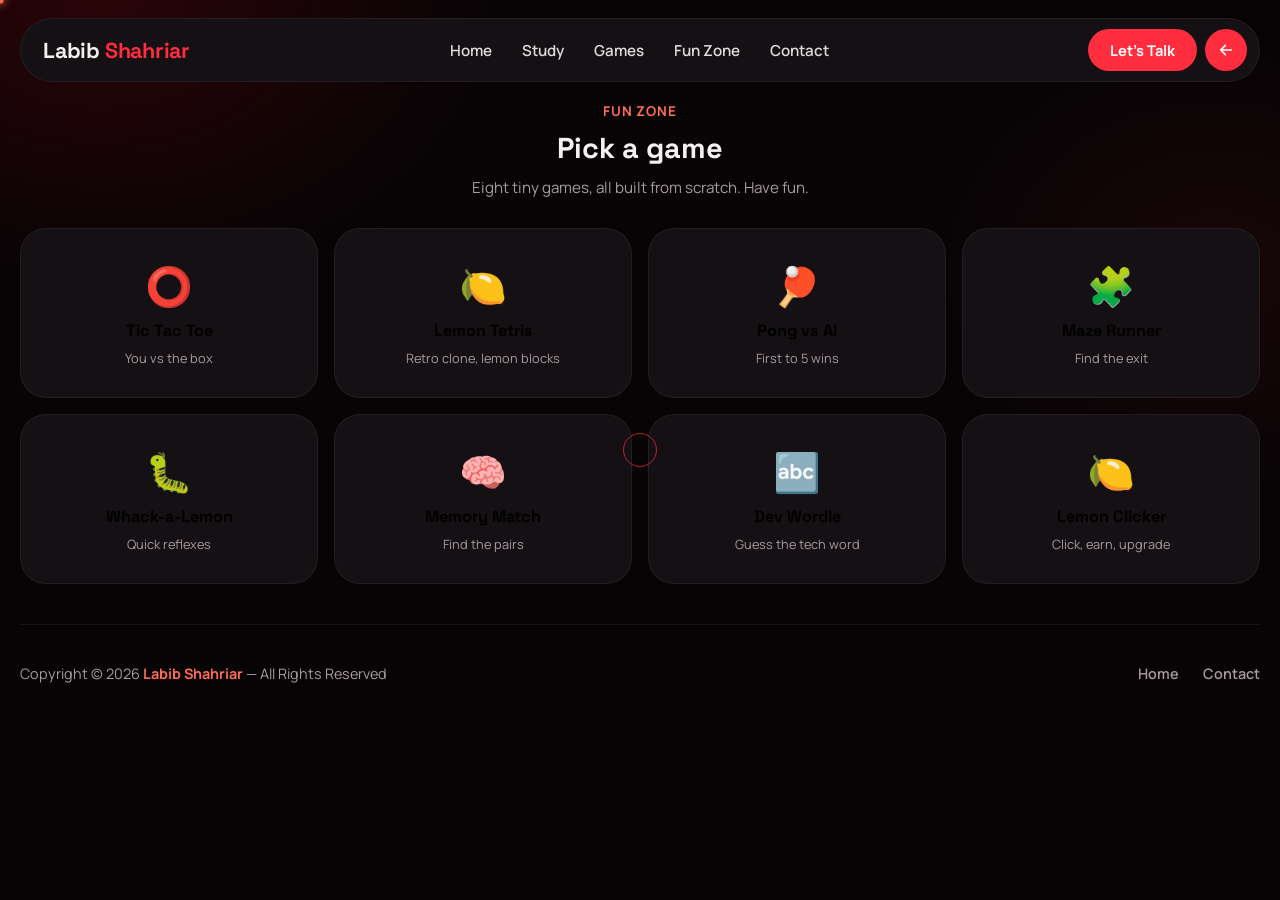
<file: fun.html>
<!DOCTYPE html>
<html lang="en">
<head>
<meta charset="UTF-8" />
<meta name="viewport" content="width=device-width, initial-scale=1.0" />
<title>Fun Zone | Labib Shahriar</title>
<meta name="description" content="Take a break — 8 mini games, all built from scratch. labib.fun/fun" />
<meta name="robots" content="index, follow" />
<link rel="canonical" href="https://labib.fun/fun" />
<link rel="preconnect" href="https://fonts.googleapis.com">
<link rel="preconnect" href="https://fonts.gstatic.com" crossorigin>
<link href="https://fonts.googleapis.com/css2?family=Space+Grotesk:wght@500;700&family=Manrope:wght@400;500;600;700;800&display=swap" rel="stylesheet">
<link rel="stylesheet" href="../style.css" />
<style>
/* ==========================================================================
   fun.css — Fun Zone hub + shared game UI
   ========================================================================== */

#menuView {
  margin-top: var(--gap);
}

.section-heading {
  text-align: center;
  max-width: 560px;
  margin: 0 auto 28px;
}

.section-heading .card-label {
  justify-content: center;
}

.section-sub {
  margin-top: 10px;
  color: var(--muted);
  font-size: 0.95rem;
  line-height: 1.6;
}

.game-menu {
  display: grid;
  grid-template-columns: repeat(4, 1fr);
  gap: 16px;
}

.game-tile {
  background: var(--card);
  border: 1px solid var(--border);
  border-radius: var(--radius-lg);
  padding: 30px 16px;
  display: flex;
  flex-direction: column;
  align-items: center;
  gap: 8px;
  text-align: center;
  transition: transform 0.3s cubic-bezier(0.34, 1.56, 0.64, 1), border-color 0.3s ease, box-shadow 0.3s ease;
}

.game-tile:hover {
  transform: translateY(-6px);
  border-color: var(--accent);
  box-shadow: 0 20px 34px -18px rgba(255, 45, 62, 0.6);
}

.gt-icon {
  font-size: 2.4rem;
}

.gt-name {
  font-family: var(--font-display);
  font-weight: 700;
  font-size: 1.02rem;
}

.gt-desc {
  font-size: 0.8rem;
  color: var(--muted);
}

/* ---------------------------------------------------------------------- */
/* Game view shell                                                          */
/* ---------------------------------------------------------------------- */

.game-view {
  margin-top: var(--gap);
}

.back-btn {
  display: inline-flex;
  align-items: center;
  gap: 8px;
  background: var(--card);
  border: 1px solid var(--border);
  color: var(--text);
  padding: 10px 20px;
  border-radius: 100px;
  font-weight: 700;
  font-size: 0.9rem;
  margin-bottom: 18px;
  transition: border-color 0.2s ease, transform 0.2s ease;
}

.back-btn:hover {
  border-color: var(--accent);
  transform: translateX(-3px);
}

.game-card {
  display: flex;
  flex-direction: column;
  align-items: center;
  padding: 30px;
}

.game-title {
  font-family: var(--font-display);
  font-size: 1.4rem;
  font-weight: 700;
  margin: 0 0 20px;
  text-align: center;
}

.game-stage {
  width: 100%;
  display: flex;
  flex-direction: column;
  align-items: center;
  gap: 16px;
}

/* ---------------------------------------------------------------------- */
/* Shared game UI bits                                                     */
/* ---------------------------------------------------------------------- */

.game-hud {
  display: flex;
  gap: 26px;
  flex-wrap: wrap;
  justify-content: center;
  font-weight: 700;
  font-size: 0.95rem;
  color: var(--muted);
}

.game-hud span.val {
  color: var(--accent-2);
  font-weight: 800;
}

.game-btn {
  background: var(--accent);
  color: #fff;
  border: none;
  padding: 12px 26px;
  border-radius: 100px;
  font-weight: 700;
  font-size: 0.92rem;
  transition: background 0.2s ease, transform 0.2s ease;
}

.game-btn:hover {
  background: var(--accent-2);
  transform: translateY(-2px);
}

.game-btn.secondary {
  background: transparent;
  border: 1px solid var(--border);
  color: var(--text);
}

.game-btn.secondary:hover {
  border-color: var(--accent);
  background: transparent;
}

.game-overlay-msg {
  position: absolute;
  inset: 0;
  display: flex;
  align-items: center;
  justify-content: center;
  background: rgba(6, 4, 5, 0.82);
  border-radius: var(--radius-md);
  font-family: var(--font-display);
  font-size: 1.5rem;
  font-weight: 700;
  opacity: 0;
  pointer-events: none;
  transition: opacity 0.25s ease;
  text-align: center;
  padding: 20px;
}

.game-overlay-msg.show {
  opacity: 1;
}

.game-canvas-wrap {
  position: relative;
  width: 100%;
  max-width: 420px;
}

.game-canvas-wrap canvas {
  width: 100%;
  display: block;
  background: var(--bg);
  border: 1px solid var(--border);
  border-radius: var(--radius-md);
}

/* ---- Tic Tac Toe ---- */

.ttt-board {
  display: grid;
  grid-template-columns: repeat(3, 1fr);
  gap: 8px;
  width: 100%;
  max-width: 320px;
  aspect-ratio: 1 / 1;
}

.ttt-cell {
  background: var(--bg);
  border: 1px solid var(--border);
  border-radius: 12px;
  display: flex;
  align-items: center;
  justify-content: center;
  font-family: var(--font-display);
  font-size: 2.4rem;
  font-weight: 700;
  color: var(--accent-2);
  transition: background 0.2s ease, border-color 0.2s ease;
}

.ttt-cell:not(:disabled):hover {
  border-color: var(--accent);
}

.ttt-cell.o-mark {
  color: #60a5fa;
}

/* ---- Maze ---- */

.maze-grid {
  display: grid;
  gap: 2px;
  background: var(--border);
  border: 1px solid var(--border);
  border-radius: var(--radius-md);
  overflow: hidden;
  max-width: 360px;
  width: 100%;
  aspect-ratio: 1 / 1;
}

.maze-cell {
  background: var(--bg);
}

.maze-cell.wall {
  background: #1c1013;
}

.maze-cell.player {
  background: var(--accent);
}

.maze-cell.exit {
  background: #4ade80;
}

/* ---- Whack-a-Lemon ---- */

.whack-grid {
  display: grid;
  grid-template-columns: repeat(3, 1fr);
  gap: 12px;
  width: 100%;
  max-width: 320px;
  aspect-ratio: 1 / 1;
}

.whack-hole {
  background: var(--bg);
  border: 1px solid var(--border);
  border-radius: 50%;
  display: flex;
  align-items: center;
  justify-content: center;
  font-size: 2rem;
  cursor: pointer;
  user-select: none;
  overflow: hidden;
}

.whack-hole span {
  transform: scale(0);
  transition: transform 0.12s cubic-bezier(0.34, 1.56, 0.64, 1);
}

.whack-hole.active span {
  transform: scale(1);
}

/* ---- Memory match ---- */

.memory-grid {
  display: grid;
  grid-template-columns: repeat(4, 1fr);
  gap: 10px;
  width: 100%;
  max-width: 360px;
}

.memory-card {
  aspect-ratio: 1 / 1;
  background: var(--bg);
  border: 1px solid var(--border);
  border-radius: 12px;
  display: flex;
  align-items: center;
  justify-content: center;
  font-size: 1.7rem;
  cursor: pointer;
  perspective: 600px;
}

.memory-card .face {
  transition: transform 0.2s ease;
}

.memory-card:not(.flipped):not(.matched) .face {
  opacity: 0;
}

.memory-card.flipped,
.memory-card.matched {
  border-color: var(--accent);
}

.memory-card.matched {
  opacity: 0.5;
}

/* ---- Wordle ---- */

.wordle-board {
  display: grid;
  grid-template-rows: repeat(6, 1fr);
  gap: 6px;
  width: 100%;
  max-width: 300px;
}

.wordle-row {
  display: grid;
  grid-template-columns: repeat(5, 1fr);
  gap: 6px;
}

.wordle-tile {
  aspect-ratio: 1 / 1;
  background: var(--bg);
  border: 2px solid var(--border);
  border-radius: 8px;
  display: flex;
  align-items: center;
  justify-content: center;
  font-family: var(--font-display);
  font-weight: 700;
  font-size: 1.2rem;
  text-transform: uppercase;
}

.wordle-tile.correct {
  background: #16a34a;
  border-color: #16a34a;
  color: #fff;
}

.wordle-tile.present {
  background: #ca8a04;
  border-color: #ca8a04;
  color: #fff;
}

.wordle-tile.absent {
  background: #2a2226;
  border-color: #2a2226;
  color: var(--muted);
}

.wordle-keyboard {
  display: flex;
  flex-direction: column;
  gap: 6px;
  width: 100%;
  max-width: 460px;
}

.wordle-key-row {
  display: flex;
  gap: 5px;
  justify-content: center;
}

.wordle-key {
  background: var(--card-soft);
  border: 1px solid var(--border);
  color: var(--text);
  border-radius: 6px;
  padding: 10px 8px;
  font-size: 0.78rem;
  font-weight: 700;
  min-width: 30px;
  text-align: center;
  transition: background 0.2s ease;
}

.wordle-key.wide {
  min-width: 52px;
  font-size: 0.68rem;
}

.wordle-key.correct { background: #16a34a; }
.wordle-key.present { background: #ca8a04; }
.wordle-key.absent { background: #2a2226; color: var(--muted); }

/* ---- Clicker ---- */

.clicker-lemon {
  font-size: 5rem;
  cursor: pointer;
  user-select: none;
  transition: transform 0.08s ease;
  filter: drop-shadow(0 10px 20px rgba(255, 209, 102, 0.3));
}

.clicker-lemon:active {
  transform: scale(0.88);
}

.clicker-upgrades {
  display: flex;
  flex-direction: column;
  gap: 10px;
  width: 100%;
  max-width: 380px;
}

.clicker-upgrade {
  display: flex;
  align-items: center;
  justify-content: space-between;
  gap: 10px;
  background: var(--bg);
  border: 1px solid var(--border);
  border-radius: 12px;
  padding: 12px 16px;
}

.clicker-upgrade-info {
  display: flex;
  flex-direction: column;
  gap: 2px;
}

.clicker-upgrade-info b {
  font-size: 0.9rem;
}

.clicker-upgrade-info span {
  font-size: 0.75rem;
  color: var(--muted);
}

.clicker-buy {
  background: var(--accent);
  color: #fff;
  border: none;
  padding: 8px 16px;
  border-radius: 100px;
  font-weight: 700;
  font-size: 0.8rem;
  white-space: nowrap;
  transition: background 0.2s ease, opacity 0.2s ease;
}

.clicker-buy:disabled {
  opacity: 0.4;
  cursor: not-allowed;
}

.clicker-buy:not(:disabled):hover {
  background: var(--accent-2);
}

/* ---- Mobile touch controls (maze / tetris) ---- */

.touch-controls {
  display: none;
  gap: 8px;
  margin-top: 4px;
}

.touch-controls .tc-btn {
  width: 50px;
  height: 50px;
  border-radius: 12px;
  background: var(--card-soft);
  border: 1px solid var(--border);
  color: var(--text);
  display: flex;
  align-items: center;
  justify-content: center;
  font-size: 1.2rem;
}

@media (max-width: 720px) {
  .touch-controls {
    display: flex;
  }
}

/* ---------------------------------------------------------------------- */
/* Responsive                                                               */
/* ---------------------------------------------------------------------- */

@media (max-width: 900px) {
  .game-menu {
    grid-template-columns: repeat(2, 1fr);
  }
}

@media (max-width: 520px) {
  .game-menu {
    grid-template-columns: 1fr 1fr;
    gap: 10px;
  }
  .game-tile {
    padding: 20px 10px;
  }
  .gt-icon {
    font-size: 1.9rem;
  }
  .game-card {
    padding: 18px;
  }
}


/* Triple-click Easter egg: full-page fall + repair */
body.easter-falling { overflow: hidden; }
.easter-fall {
  animation: easterElementFall 1.15s cubic-bezier(.55,.05,.75,.25) forwards !important;
  animation-delay: var(--fall-delay, 0ms) !important;
  z-index: 10040 !important;
  pointer-events: none !important;
}
.easter-repair {
  transition: transform 1s cubic-bezier(.22,1,.36,1), opacity .8s ease !important;
  transform: translate3d(0,0,0) rotate(0deg) !important;
  opacity: 1 !important;
  z-index: auto !important;
}
@keyframes easterElementFall {
  0% { transform: translate3d(0,0,0) rotate(0deg) scale(1); opacity: 1; }
  20% { transform: translate3d(calc(var(--fall-x) * .15), 12vh, 0) rotate(calc(var(--fall-r) * .2)) scale(.99); }
  100% { transform: translate3d(var(--fall-x), 115vh, 0) rotate(var(--fall-r)) scale(.92); opacity: .08; }
}

</style>
</head>
<body>

<div class="scroll-progress" id="scrollProgress"></div>
<div class="cursor-ring" id="cursorRing"></div>
<div class="cursor-dot" id="cursorDot"></div>

<div class="bg-glow"></div>
<div class="dots-field" id="dotsField"></div>

<div class="wrap">

  <header class="navbar">
    <a href="../" class="brand">Labib <span>Shahriar</span></a>

    <nav class="nav-links" id="navLinks">
      <a href="../">Home</a>
      <a href="../#study">Study</a>
      <a href="../#games">Games</a>
      <a href="./">Fun Zone</a>
      <a href="../#contact">Contact</a>
    </nav>

    <div class="nav-cta">
      <a href="../#contact" class="btn-pill">Let's Talk</a>
      <a href="../" class="icon-btn" aria-label="Back home">
        <svg width="16" height="16" viewBox="0 0 24 24" fill="none"><path d="M11 19l-7-7 7-7M4 12h16" stroke="currentColor" stroke-width="2.4" stroke-linecap="round" stroke-linejoin="round"/></svg>
      </a>
      <button class="nav-toggle" id="navToggle" aria-label="Toggle menu">
        <svg width="18" height="18" viewBox="0 0 24 24" fill="none"><path d="M4 6H20M4 12H20M4 18H20" stroke="currentColor" stroke-width="2.2" stroke-linecap="round"/></svg>
      </button>
    </div>
  </header>

  <!-- ===== Menu view ===== -->
  <main id="menuView">
    <div class="section-heading">
      <p class="card-label">Fun Zone</p>
      <h1 class="card-heading" style="font-size:1.8rem;">Pick a game</h1>
      <p class="section-sub">Eight tiny games, all built from scratch. Have fun.</p>
    </div>

    <div class="game-menu">
      <button class="game-tile" data-game="ttt">
        <span class="gt-icon">⭕</span>
        <span class="gt-name">Tic Tac Toe</span>
        <span class="gt-desc">You vs the box</span>
      </button>
      <button class="game-tile" data-game="tetris">
        <span class="gt-icon">🍋</span>
        <span class="gt-name">Lemon Tetris</span>
        <span class="gt-desc">Retro clone, lemon blocks</span>
      </button>
      <button class="game-tile" data-game="pong">
        <span class="gt-icon">🏓</span>
        <span class="gt-name">Pong vs AI</span>
        <span class="gt-desc">First to 5 wins</span>
      </button>
      <button class="game-tile" data-game="maze">
        <span class="gt-icon">🧩</span>
        <span class="gt-name">Maze Runner</span>
        <span class="gt-desc">Find the exit</span>
      </button>
      <button class="game-tile" data-game="whack">
        <span class="gt-icon">🐛</span>
        <span class="gt-name">Whack-a-Lemon</span>
        <span class="gt-desc">Quick reflexes</span>
      </button>
      <button class="game-tile" data-game="memory">
        <span class="gt-icon">🧠</span>
        <span class="gt-name">Memory Match</span>
        <span class="gt-desc">Find the pairs</span>
      </button>
      <button class="game-tile" data-game="wordle">
        <span class="gt-icon">🔤</span>
        <span class="gt-name">Dev Wordle</span>
        <span class="gt-desc">Guess the tech word</span>
      </button>
      <button class="game-tile" data-game="clicker">
        <span class="gt-icon">🍋</span>
        <span class="gt-name">Lemon Clicker</span>
        <span class="gt-desc">Click, earn, upgrade</span>
      </button>
    </div>
  </main>

  <!-- ===== Game view ===== -->
  <main id="gameView" class="game-view" hidden>
    <button class="back-btn" id="backBtn">
      <svg width="16" height="16" viewBox="0 0 24 24" fill="none"><path d="M11 19l-7-7 7-7M4 12h16" stroke="currentColor" stroke-width="2.4" stroke-linecap="round" stroke-linejoin="round"/></svg>
      Back to Fun Zone
    </button>

    <div class="card game-card">
      <h2 class="game-title" id="gameTitle"></h2>
      <div id="gameStage" class="game-stage"></div>
    </div>
  </main>

  <footer class="site-footer">
    <p>Copyright © 2026 <span class="brand-mini">Labib Shahriar</span> — All Rights Reserved</p>
    <nav class="footer-links">
      <a href="../">Home</a>
      <a href="../#contact">Contact</a>
    </nav>
  </footer>

</div>

<script>
/* ==========================================================================
   fun.js — Fun Zone: hub navigation + 8 mini games
   ========================================================================== */

/* ---------------- Shared chrome: nav, dots, scroll bar, cursor ---------------- */
(function chrome() {
  const navToggle = document.getElementById('navToggle');
  const navLinks = document.getElementById('navLinks');
  navToggle.addEventListener('click', () => navLinks.classList.toggle('open'));
  navLinks.querySelectorAll('a').forEach(l => l.addEventListener('click', () => navLinks.classList.remove('open')));

  const dotsField = document.getElementById('dotsField');
  const DOT_COUNT = window.innerWidth < 720 ? 22 : 44;
  for (let i = 0; i < DOT_COUNT; i++) {
    const dot = document.createElement('span');
    dot.className = 'dot';
    dot.style.left = Math.random() * 100 + 'vw';
    dot.style.animationDuration = (6 + Math.random() * 10) + 's';
    dot.style.animationDelay = '-' + (Math.random() * 10) + 's';
    const size = 2 + Math.random() * 2.5;
    dot.style.width = size + 'px';
    dot.style.height = size + 'px';
    dotsField.appendChild(dot);
  }

  const scrollProgress = document.getElementById('scrollProgress');
  function updateScrollProgress() {
    const scrollTop = window.scrollY || document.documentElement.scrollTop;
    const height = document.documentElement.scrollHeight - document.documentElement.clientHeight;
    scrollProgress.style.width = (height > 0 ? (scrollTop / height) * 100 : 0) + '%';
  }
  window.addEventListener('scroll', () => requestAnimationFrame(updateScrollProgress));
  updateScrollProgress();

  const isFinePointer = window.matchMedia('(hover: hover) and (pointer: fine)').matches;
  const cursorDot = document.getElementById('cursorDot');
  const cursorRing = document.getElementById('cursorRing');
  if (isFinePointer) {
    document.body.classList.add('has-custom-cursor');
    let mx = innerWidth / 2, my = innerHeight / 2, rx = mx, ry = my;
    window.addEventListener('mousemove', e => {
      mx = e.clientX; my = e.clientY;
      cursorDot.style.transform = `translate(${mx}px, ${my}px) translate(-50%, -50%)`;
    });
    (function loop() {
      rx += (mx - rx) * 0.18; ry += (my - ry) * 0.18;
      cursorRing.style.transform = `translate(${rx}px, ${ry}px) translate(-50%, -50%)`;
      requestAnimationFrame(loop);
    })();
    document.addEventListener('mouseover', e => { if (e.target.closest('a, button')) cursorRing.classList.add('hovering'); });
    document.addEventListener('mouseout', e => { if (e.target.closest('a, button')) cursorRing.classList.remove('hovering'); });
  }
})();

/* ---------------- Hub routing ---------------- */
const menuView = document.getElementById('menuView');
const gameView = document.getElementById('gameView');
const gameStage = document.getElementById('gameStage');
const gameTitle = document.getElementById('gameTitle');
const backBtn = document.getElementById('backBtn');

let currentCleanup = null;

const GAMES = {
  ttt: { title: 'Tic Tac Toe', mount: mountTTT },
  tetris: { title: 'Lemon Tetris', mount: mountTetris },
  pong: { title: 'Pong vs AI', mount: mountPong },
  maze: { title: 'Maze Runner', mount: mountMaze },
  whack: { title: 'Whack-a-Lemon', mount: mountWhack },
  memory: { title: 'Memory Match', mount: mountMemory },
  wordle: { title: 'Dev Wordle', mount: mountWordle },
  clicker: { title: 'Lemon Clicker', mount: mountClicker }
};

document.querySelectorAll('.game-tile').forEach(tile => {
  tile.addEventListener('click', () => openGame(tile.dataset.game));
});

backBtn.addEventListener('click', closeGame);

function openGame(key) {
  const g = GAMES[key];
  if (!g) return;
  gameTitle.textContent = g.title;
  gameStage.innerHTML = '';
  menuView.hidden = true;
  gameView.hidden = false;
  window.scrollTo({ top: 0, behavior: 'smooth' });
  currentCleanup = g.mount(gameStage) || null;
}

function closeGame() {
  if (currentCleanup) { try { currentCleanup(); } catch (e) {} }
  currentCleanup = null;
  gameStage.innerHTML = '';
  gameView.hidden = true;
  menuView.hidden = false;
}

function overlay(parentWrap, text, buttonLabel, onButton) {
  const el = document.createElement('div');
  el.className = 'game-overlay-msg';
  el.innerHTML = `<div><div style="margin-bottom:14px;">${text}</div>${buttonLabel ? `<button class="game-btn" type="button">${buttonLabel}</button>` : ''}</div>`;
  parentWrap.appendChild(el);
  requestAnimationFrame(() => el.classList.add('show'));
  if (buttonLabel) {
    el.querySelector('button').addEventListener('click', () => {
      el.remove();
      onButton && onButton();
    });
  }
  return el;
}

/* ======================================================================
   1) TIC TAC TOE
   ====================================================================== */
function mountTTT(container) {
  container.innerHTML = `
    <p class="game-hud">You play <span class="val">X</span> against the box</p>
    <div class="game-canvas-wrap" style="max-width:340px;">
      <div class="ttt-board" id="tttBoard"></div>
    </div>
  `;
  const wrap = container.querySelector('.game-canvas-wrap');
  const boardEl = container.querySelector('#tttBoard');
  let cells = Array(9).fill(null);
  let active = true;
  let resetTimer = null;

  const LINES = [[0,1,2],[3,4,5],[6,7,8],[0,3,6],[1,4,7],[2,5,8],[0,4,8],[2,4,6]];

  function winner(b) {
    for (const [a, b1, c] of LINES) {
      if (b[a] && b[a] === b[b1] && b[a] === b[c]) return b[a];
    }
    return b.every(v => v) ? 'draw' : null;
  }

  function render() {
    boardEl.innerHTML = '';
    cells.forEach((v, i) => {
      const btn = document.createElement('button');
      btn.className = 'ttt-cell' + (v === 'O' ? ' o-mark' : '');
      btn.textContent = v || '';
      btn.disabled = !!v || !active;
      btn.addEventListener('click', () => playerMove(i));
      boardEl.appendChild(btn);
    });
  }

  function playerMove(i) {
    if (!active || cells[i]) return;
    cells[i] = 'X';
    render();
    const w = winner(cells);
    if (w) return endGame(w);
    active = false;
    setTimeout(aiMove, 400);
  }

  function aiMove() {
    const move = bestAiMove();
    if (move != null) cells[move] = 'O';
    render();
    const w = winner(cells);
    if (w) return endGame(w);
    active = true;
    render();
  }

  function bestAiMove() {
    const avail = cells.map((v, i) => v ? null : i).filter(v => v !== null);
    for (const i of avail) { const t = cells.slice(); t[i] = 'O'; if (winner(t) === 'O') return i; }
    for (const i of avail) { const t = cells.slice(); t[i] = 'X'; if (winner(t) === 'X') return i; }
    if (cells[4] === null) return 4;
    const corners = [0, 2, 6, 8].filter(i => cells[i] === null);
    if (corners.length) return corners[Math.floor(Math.random() * corners.length)];
    return avail[Math.floor(Math.random() * avail.length)];
  }

  function endGame(w) {
    active = false;
    render();
    const msg = w === 'draw' ? "It's a draw!" : (w === 'X' ? 'You win! 🎉' : 'The box wins! 🤖');
    const el = overlay(wrap, msg, null);
    resetTimer = setTimeout(() => { el.remove(); resetGame(); }, 3000);
  }

  function resetGame() {
    cells = Array(9).fill(null);
    active = true;
    render();
  }

  render();
  return () => clearTimeout(resetTimer);
}

/* ======================================================================
   2) LEMON TETRIS
   ====================================================================== */
function mountTetris(container) {
  container.innerHTML = `
    <div class="game-hud">
      <span>Score <span class="val" id="tetScore">0</span></span>
      <span>Lines <span class="val" id="tetLines">0</span></span>
    </div>
    <div class="game-canvas-wrap" style="max-width:280px;">
      <canvas id="tetCanvas" width="280" height="560"></canvas>
    </div>
    <p style="font-size:0.78rem;color:var(--muted);text-align:center;">← → move · ↑ rotate · ↓ soft drop · Space hard drop</p>
    <div class="touch-controls">
      <button class="tc-btn" id="tcLeft">◀</button>
      <button class="tc-btn" id="tcRotate">⟳</button>
      <button class="tc-btn" id="tcDown">▼</button>
      <button class="tc-btn" id="tcRight">▶</button>
    </div>
  `;
  const wrap = container.querySelector('.game-canvas-wrap');
  const canvas = container.querySelector('#tetCanvas');
  const ctx = canvas.getContext('2d');
  const COLS = 10, ROWS = 20;
  const CELL = canvas.width / COLS;
  const LEMONS = ['#FFD93D', '#FFE066', '#F4C430', '#FFEA70', '#F7DC6F', '#FCE38A', '#FFD447'];

  const SHAPES = {
    I: [[1, 1, 1, 1]],
    O: [[1, 1], [1, 1]],
    T: [[0, 1, 0], [1, 1, 1]],
    S: [[0, 1, 1], [1, 1, 0]],
    Z: [[1, 1, 0], [0, 1, 1]],
    J: [[1, 0, 0], [1, 1, 1]],
    L: [[0, 0, 1], [1, 1, 1]]
  };
  const KEYS = Object.keys(SHAPES);

  let board = Array.from({ length: ROWS }, () => Array(COLS).fill(null));
  let score = 0, lines = 0;
  let cur, running = true, dropTimer, tickMs = 650;

  function rotate(matrix) {
    const rowsN = matrix.length, colsN = matrix[0].length;
    const res = Array.from({ length: colsN }, () => Array(rowsN).fill(0));
    for (let r = 0; r < rowsN; r++) for (let c = 0; c < colsN; c++) res[c][rowsN - 1 - r] = matrix[r][c];
    return res;
  }

  function spawn() {
    const key = KEYS[Math.floor(Math.random() * KEYS.length)];
    cur = { shape: SHAPES[key], color: LEMONS[Math.floor(Math.random() * LEMONS.length)], x: Math.floor(COLS / 2) - 1, y: 0 };
    if (collide(cur.shape, cur.x, cur.y)) gameOver();
  }

  function collide(shape, ox, oy) {
    for (let r = 0; r < shape.length; r++) {
      for (let c = 0; c < shape[r].length; c++) {
        if (!shape[r][c]) continue;
        const x = ox + c, y = oy + r;
        if (x < 0 || x >= COLS || y >= ROWS) return true;
        if (y >= 0 && board[y][x]) return true;
      }
    }
    return false;
  }

  function lock() {
    cur.shape.forEach((row, r) => row.forEach((v, c) => {
      if (v) { const y = cur.y + r, x = cur.x + c; if (y >= 0) board[y][x] = cur.color; }
    }));
    clearLines();
    spawn();
  }

  function clearLines() {
    let cleared = 0;
    board = board.filter(row => {
      const full = row.every(v => v);
      if (full) cleared++;
      return !full;
    });
    while (board.length < ROWS) board.unshift(Array(COLS).fill(null));
    if (cleared) {
      lines += cleared;
      score += [0, 100, 300, 500, 800][cleared] || 1000;
      tickMs = Math.max(220, 650 - lines * 12);
      document.getElementById('tetScore').textContent = score;
      document.getElementById('tetLines').textContent = lines;
    }
  }

  function draw() {
    ctx.fillStyle = '#0a0708';
    ctx.fillRect(0, 0, canvas.width, canvas.height);
    for (let r = 0; r < ROWS; r++) for (let c = 0; c < COLS; c++) {
      if (board[r][c]) drawCell(c, r, board[r][c]);
    }
    if (cur) cur.shape.forEach((row, r) => row.forEach((v, c) => {
      if (v) drawCell(cur.x + c, cur.y + r, cur.color);
    }));
    ctx.strokeStyle = 'rgba(255,255,255,0.04)';
    for (let c = 0; c <= COLS; c++) { ctx.beginPath(); ctx.moveTo(c * CELL, 0); ctx.lineTo(c * CELL, canvas.height); ctx.stroke(); }
  }

  function drawCell(x, y, color) {
    ctx.fillStyle = color;
    ctx.fillRect(x * CELL + 1, y * CELL + 1, CELL - 2, CELL - 2);
    ctx.strokeStyle = 'rgba(0,0,0,0.25)';
    ctx.strokeRect(x * CELL + 1, y * CELL + 1, CELL - 2, CELL - 2);
  }

  function tryMove(dx, dy) {
    if (!running) return;
    if (!collide(cur.shape, cur.x + dx, cur.y + dy)) { cur.x += dx; cur.y += dy; draw(); return true; }
    return false;
  }

  function tryRotate() {
    if (!running) return;
    const r = rotate(cur.shape);
    let ox = cur.x;
    if (collide(r, ox, cur.y)) { ox = cur.x - 1; if (collide(r, ox, cur.y)) { ox = cur.x + 1; if (collide(r, ox, cur.y)) return; } }
    cur.shape = r; cur.x = ox; draw();
  }

  function hardDrop() {
    if (!running) return;
    while (!collide(cur.shape, cur.x, cur.y + 1)) cur.y++;
    lock(); draw();
  }

  function tick() {
    if (!running) return;
    if (!tryMove(0, 1)) lock();
    draw();
    dropTimer = setTimeout(tick, tickMs);
  }

  function gameOver() {
    running = false;
    clearTimeout(dropTimer);
    overlay(wrap, `Game Over<br><span style="font-size:1rem;font-weight:600;color:var(--muted);">Score: ${score}</span>`, 'Play Again', () => {
      board = Array.from({ length: ROWS }, () => Array(COLS).fill(null));
      score = 0; lines = 0; tickMs = 650; running = true;
      document.getElementById('tetScore').textContent = 0;
      document.getElementById('tetLines').textContent = 0;
      spawn(); draw(); dropTimer = setTimeout(tick, tickMs);
    });
  }

  function keyHandler(e) {
    if (!['ArrowLeft', 'ArrowRight', 'ArrowUp', 'ArrowDown', ' '].includes(e.key)) return;
    e.preventDefault();
    if (e.key === 'ArrowLeft') tryMove(-1, 0);
    else if (e.key === 'ArrowRight') tryMove(1, 0);
    else if (e.key === 'ArrowUp') tryRotate();
    else if (e.key === 'ArrowDown') { if (tryMove(0, 1)) score++; }
    else if (e.key === ' ') hardDrop();
  }
  document.addEventListener('keydown', keyHandler);

  container.querySelector('#tcLeft').addEventListener('click', () => tryMove(-1, 0));
  container.querySelector('#tcRight').addEventListener('click', () => tryMove(1, 0));
  container.querySelector('#tcRotate').addEventListener('click', tryRotate);
  container.querySelector('#tcDown').addEventListener('click', () => tryMove(0, 1));

  spawn(); draw(); dropTimer = setTimeout(tick, tickMs);

  return () => { running = false; clearTimeout(dropTimer); document.removeEventListener('keydown', keyHandler); };
}

/* ======================================================================
   3) PONG VS AI
   ====================================================================== */
function mountPong(container) {
  container.innerHTML = `
    <div class="game-hud">
      <span>You <span class="val" id="pongPlayerScore">0</span></span>
      <span>AI <span class="val" id="pongAiScore">0</span></span>
    </div>
    <div class="game-canvas-wrap" style="max-width:420px;">
      <canvas id="pongCanvas" width="420" height="280"></canvas>
    </div>
    <p style="font-size:0.78rem;color:var(--muted);text-align:center;">Move your mouse/finger over the board, or use ↑ / ↓</p>
  `;
  const wrap = container.querySelector('.game-canvas-wrap');
  const canvas = container.querySelector('#pongCanvas');
  const ctx = canvas.getContext('2d');
  const W = canvas.width, H = canvas.height;
  const PW = 8, PH = 60;
  let playerY = H / 2 - PH / 2, aiY = H / 2 - PH / 2;
  let ballX = W / 2, ballY = H / 2, ballVX = 4, ballVY = 3;
  let playerScore = 0, aiScore = 0;
  let running = true, raf;

  function resetBall(dir) {
    ballX = W / 2; ballY = H / 2;
    ballVX = 4 * dir; ballVY = (Math.random() * 4 - 2) || 2;
  }

  function draw() {
    ctx.fillStyle = '#0a0708';
    ctx.fillRect(0, 0, W, H);
    ctx.strokeStyle = 'rgba(255,255,255,0.12)';
    ctx.setLineDash([6, 8]);
    ctx.beginPath(); ctx.moveTo(W / 2, 0); ctx.lineTo(W / 2, H); ctx.stroke();
    ctx.setLineDash([]);
    ctx.fillStyle = '#ff2d3e';
    ctx.fillRect(14, playerY, PW, PH);
    ctx.fillStyle = '#ff6b57';
    ctx.fillRect(W - 14 - PW, aiY, PW, PH);
    ctx.beginPath(); ctx.arc(ballX, ballY, 6, 0, Math.PI * 2); ctx.fillStyle = '#fff'; ctx.fill();
  }

  function update() {
    if (!running) return;
    ballX += ballVX; ballY += ballVY;
    if (ballY < 6 || ballY > H - 6) ballVY *= -1;

    if (ballX - 6 < 14 + PW && ballY > playerY && ballY < playerY + PH && ballVX < 0) {
      ballVX *= -1.05;
      ballVY += (ballY - (playerY + PH / 2)) * 0.12;
    }
    if (ballX + 6 > W - 14 - PW && ballY > aiY && ballY < aiY + PH && ballVX > 0) {
      ballVX *= -1.05;
      ballVY += (ballY - (aiY + PH / 2)) * 0.12;
    }

    const aiCenter = aiY + PH / 2;
    const targetY = ballY;
    const aiSpeed = 3.1;
    if (Math.abs(aiCenter - targetY) > 6) aiY += aiCenter < targetY ? aiSpeed : -aiSpeed;
    aiY = Math.max(0, Math.min(H - PH, aiY));

    if (ballX < 0) { aiScore++; document.getElementById('pongAiScore').textContent = aiScore; checkWin(); resetBall(1); }
    if (ballX > W) { playerScore++; document.getElementById('pongPlayerScore').textContent = playerScore; checkWin(); resetBall(-1); }

    draw();
    raf = requestAnimationFrame(update);
  }

  function checkWin() {
    if (playerScore >= 5 || aiScore >= 5) {
      running = false;
      const msg = playerScore >= 5 ? 'You win! 🎉' : 'AI wins! 🤖';
      overlay(wrap, msg, 'Play Again', () => {
        playerScore = 0; aiScore = 0;
        document.getElementById('pongPlayerScore').textContent = 0;
        document.getElementById('pongAiScore').textContent = 0;
        running = true; resetBall(1); update();
      });
    }
  }

  function moveTo(clientY) {
    const rect = canvas.getBoundingClientRect();
    const scale = H / rect.height;
    playerY = (clientY - rect.top) * scale - PH / 2;
    playerY = Math.max(0, Math.min(H - PH, playerY));
  }
  function mouseMove(e) { moveTo(e.clientY); }
  function touchMove(e) { if (e.touches[0]) { moveTo(e.touches[0].clientY); e.preventDefault(); } }
  canvas.addEventListener('mousemove', mouseMove);
  canvas.addEventListener('touchmove', touchMove, { passive: false });

  function keyHandler(e) {
    if (e.key === 'ArrowUp') { playerY = Math.max(0, playerY - 24); e.preventDefault(); }
    if (e.key === 'ArrowDown') { playerY = Math.min(H - PH, playerY + 24); e.preventDefault(); }
  }
  document.addEventListener('keydown', keyHandler);

  resetBall(1); draw(); raf = requestAnimationFrame(update);

  return () => {
    running = false;
    cancelAnimationFrame(raf);
    canvas.removeEventListener('mousemove', mouseMove);
    canvas.removeEventListener('touchmove', touchMove);
    document.removeEventListener('keydown', keyHandler);
  };
}

/* ======================================================================
   4) MAZE RUNNER
   ====================================================================== */
function mountMaze(container) {
  container.innerHTML = `
    <div class="game-hud"><span>Find the green exit</span></div>
    <div class="game-canvas-wrap" style="max-width:360px;">
      <div class="maze-grid" id="mazeGrid"></div>
    </div>
    <div class="touch-controls">
      <button class="tc-btn" id="mUp">▲</button>
      <button class="tc-btn" id="mLeft">◀</button>
      <button class="tc-btn" id="mDown">▼</button>
      <button class="tc-btn" id="mRight">▶</button>
    </div>
    <button class="game-btn secondary" id="mazeNew" type="button">New Maze</button>
  `;
  const wrap = container.querySelector('.game-canvas-wrap');
  const gridEl = container.querySelector('#mazeGrid');
  const N = 11;
  let cells, player, exitPos, solved = false;

  function genMaze() {
    cells = Array.from({ length: N }, () => Array.from({ length: N }, () => ({ top: true, right: true, bottom: true, left: true, visited: false })));
    function carve(r, c) {
      cells[r][c].visited = true;
      const dirs = shuffle([['top', -1, 0, 'bottom'], ['right', 0, 1, 'left'], ['bottom', 1, 0, 'top'], ['left', 0, -1, 'right']]);
      for (const [wall, dr, dc, opp] of dirs) {
        const nr = r + dr, nc = c + dc;
        if (nr >= 0 && nr < N && nc >= 0 && nc < N && !cells[nr][nc].visited) {
          cells[r][c][wall] = false;
          cells[nr][nc][opp] = false;
          carve(nr, nc);
        }
      }
    }
    carve(0, 0);
    player = { r: 0, c: 0 };
    exitPos = { r: N - 1, c: N - 1 };
    solved = false;
  }

  function shuffle(arr) { for (let i = arr.length - 1; i > 0; i--) { const j = Math.floor(Math.random() * (i + 1)); [arr[i], arr[j]] = [arr[j], arr[i]]; } return arr; }

  function render() {
    const size = 2 * N + 1;
    gridEl.style.gridTemplateColumns = `repeat(${size}, 1fr)`;
    gridEl.innerHTML = '';
    const disp = Array.from({ length: size }, () => Array(size).fill('wall'));
    for (let r = 0; r < N; r++) for (let c = 0; c < N; c++) {
      const dr = 2 * r + 1, dc = 2 * c + 1;
      disp[dr][dc] = 'path';
      if (!cells[r][c].top) disp[dr - 1][dc] = 'path';
      if (!cells[r][c].right) disp[dr][dc + 1] = 'path';
      if (!cells[r][c].bottom) disp[dr + 1][dc] = 'path';
      if (!cells[r][c].left) disp[dr][dc - 1] = 'path';
    }
    disp[2 * exitPos.r + 1][2 * exitPos.c + 1] = 'exit';
    disp[2 * player.r + 1][2 * player.c + 1] = 'player';

    for (let r = 0; r < size; r++) for (let c = 0; c < size; c++) {
      const cell = document.createElement('div');
      cell.className = 'maze-cell ' + disp[r][c];
      gridEl.appendChild(cell);
    }
  }

  function move(dr, dc) {
    if (solved) return;
    const wallMap = { '-1,0': 'top', '1,0': 'bottom', '0,-1': 'left', '0,1': 'right' };
    const wall = wallMap[`${dr},${dc}`];
    const cur = cells[player.r][player.c];
    if (cur[wall]) return;
    const nr = player.r + dr, nc = player.c + dc;
    if (nr < 0 || nr >= N || nc < 0 || nc >= N) return;
    player = { r: nr, c: nc };
    render();
    if (player.r === exitPos.r && player.c === exitPos.c) {
      solved = true;
      overlay(wrap, 'You found the exit! 🎉', 'New Maze', () => { genMaze(); render(); });
    }
  }

  function keyHandler(e) {
    if (e.key === 'ArrowUp') move(-1, 0);
    else if (e.key === 'ArrowDown') move(1, 0);
    else if (e.key === 'ArrowLeft') move(0, -1);
    else if (e.key === 'ArrowRight') move(0, 1);
    else return;
    e.preventDefault();
  }
  document.addEventListener('keydown', keyHandler);
  container.querySelector('#mUp').addEventListener('click', () => move(-1, 0));
  container.querySelector('#mDown').addEventListener('click', () => move(1, 0));
  container.querySelector('#mLeft').addEventListener('click', () => move(0, -1));
  container.querySelector('#mRight').addEventListener('click', () => move(0, 1));
  container.querySelector('#mazeNew').addEventListener('click', () => { genMaze(); render(); });

  genMaze(); render();

  return () => document.removeEventListener('keydown', keyHandler);
}

/* ======================================================================
   5) WHACK-A-LEMON
   ====================================================================== */
function mountWhack(container) {
  container.innerHTML = `
    <div class="game-hud">
      <span>Score <span class="val" id="whackScore">0</span></span>
      <span>Time <span class="val" id="whackTime">30</span>s</span>
    </div>
    <div class="game-canvas-wrap" style="max-width:320px;">
      <div class="whack-grid" id="whackGrid"></div>
    </div>
  `;
  const wrap = container.querySelector('.game-canvas-wrap');
  const gridEl = container.querySelector('#whackGrid');
  const holes = [];
  for (let i = 0; i < 9; i++) {
    const hole = document.createElement('div');
    hole.className = 'whack-hole';
    hole.innerHTML = '<span>🍋</span>';
    gridEl.appendChild(hole);
    holes.push(hole);
  }

  let score = 0, timeLeft = 30, running = true, spawnTimer, countdownTimer, activeIdx = -1, hideTimer;

  function spawn() {
    if (!running) return;
    if (activeIdx >= 0) holes[activeIdx].classList.remove('active');
    let idx = Math.floor(Math.random() * holes.length);
    activeIdx = idx;
    holes[idx].classList.add('active');
    clearTimeout(hideTimer);
    hideTimer = setTimeout(() => { holes[idx].classList.remove('active'); }, 700);
    spawnTimer = setTimeout(spawn, 750 + Math.random() * 300);
  }

  holes.forEach((hole, i) => {
    hole.addEventListener('click', () => {
      if (!running || !hole.classList.contains('active')) return;
      hole.classList.remove('active');
      score++;
      document.getElementById('whackScore').textContent = score;
    });
  });

  countdownTimer = setInterval(() => {
    timeLeft--;
    document.getElementById('whackTime').textContent = timeLeft;
    if (timeLeft <= 0) endGame();
  }, 1000);

  function endGame() {
    running = false;
    clearTimeout(spawnTimer);
    clearTimeout(hideTimer);
    clearInterval(countdownTimer);
    holes.forEach(h => h.classList.remove('active'));
    overlay(wrap, `Time's up!<br><span style="font-size:1rem;font-weight:600;color:var(--muted);">Score: ${score}</span>`, 'Play Again', () => {
      score = 0; timeLeft = 30; running = true;
      document.getElementById('whackScore').textContent = 0;
      document.getElementById('whackTime').textContent = 30;
      countdownTimer = setInterval(() => {
        timeLeft--;
        document.getElementById('whackTime').textContent = timeLeft;
        if (timeLeft <= 0) endGame();
      }, 1000);
      spawn();
    });
  }

  spawn();

  return () => { running = false; clearTimeout(spawnTimer); clearTimeout(hideTimer); clearInterval(countdownTimer); };
}

/* ======================================================================
   6) MEMORY MATCH
   ====================================================================== */
function mountMemory(container) {
  container.innerHTML = `
    <div class="game-hud"><span>Pairs <span class="val" id="memPairs">0</span> / 8</span></div>
    <div class="game-canvas-wrap" style="max-width:360px;">
      <div class="memory-grid" id="memGrid"></div>
    </div>
  `;
  const wrap = container.querySelector('.game-canvas-wrap');
  const gridEl = container.querySelector('#memGrid');
  const ICONS = ['🐍', '☕', '🌐', '🎨', '🍋', '⭐', '🎮', '💬'];
  let deck, flipped = [], matched = 0, lock = false;

  function shuffle(arr) { for (let i = arr.length - 1; i > 0; i--) { const j = Math.floor(Math.random() * (i + 1)); [arr[i], arr[j]] = [arr[j], arr[i]]; } return arr; }

  function build() {
    deck = shuffle([...ICONS, ...ICONS]);
    matched = 0; flipped = []; lock = false;
    document.getElementById('memPairs').textContent = 0;
    gridEl.innerHTML = '';
    deck.forEach((icon, i) => {
      const card = document.createElement('button');
      card.className = 'memory-card';
      card.dataset.icon = icon;
      card.dataset.idx = i;
      card.textContent = '❔';
      card.addEventListener('click', () => flipCard(card));
      gridEl.appendChild(card);
    });
  }

  function flipCard(card) {
    if (lock || card.classList.contains('flipped') || card.classList.contains('matched')) return;
    card.classList.add('flipped');
    card.textContent = card.dataset.icon;
    flipped.push(card);
    if (flipped.length === 2) {
      lock = true;
      const [a, b] = flipped;
      if (a.dataset.icon === b.dataset.icon) {
        a.classList.add('matched'); b.classList.add('matched');
        matched++;
        document.getElementById('memPairs').textContent = matched;
        flipped = []; lock = false;
        if (matched === ICONS.length) {
          setTimeout(() => overlay(wrap, 'You matched them all! 🎉', 'Play Again', build), 300);
        }
      } else {
        setTimeout(() => {
          a.classList.remove('flipped'); a.textContent = '❔';
          b.classList.remove('flipped'); b.textContent = '❔';
          flipped = []; lock = false;
        }, 800);
      }
    }
  }

  build();
  return () => {};
}

/* ======================================================================
   7) DEV WORDLE
   ====================================================================== */
function mountWordle(container) {
  const WORDS = ['ARRAY', 'CACHE', 'DEBUG', 'PROXY', 'STACK', 'QUEUE', 'INDEX', 'CLASS', 'BUILD', 'MERGE', 'LOGIC', 'BYTES', 'PIXEL', 'FLASK', 'REACT', 'REGEX', 'LINUX', 'ADMIN', 'EMAIL', 'MEDIA'];
  container.innerHTML = `
    <div class="game-canvas-wrap" style="max-width:320px;">
      <div class="wordle-board" id="wordleBoard"></div>
    </div>
    <div class="wordle-keyboard" id="wordleKeyboard"></div>
  `;
  const wrap = container.querySelector('.game-canvas-wrap');
  const boardEl = container.querySelector('#wordleBoard');
  const kbEl = container.querySelector('#wordleKeyboard');
  const ROWS_N = 6;

  let target, guess, row, over, keyStates;

  function newGame() {
    target = WORDS[Math.floor(Math.random() * WORDS.length)];
    guess = ''; row = 0; over = false; keyStates = {};
    buildBoard(); buildKeyboard();
  }

  function buildBoard() {
    boardEl.innerHTML = '';
    for (let r = 0; r < ROWS_N; r++) {
      const rowEl = document.createElement('div');
      rowEl.className = 'wordle-row';
      for (let c = 0; c < 5; c++) {
        const tile = document.createElement('div');
        tile.className = 'wordle-tile';
        tile.id = `wt-${r}-${c}`;
        rowEl.appendChild(tile);
      }
      boardEl.appendChild(rowEl);
    }
  }

  function buildKeyboard() {
    const rows = ['QWERTYUIOP', 'ASDFGHJKL', 'ZXCVBNM'];
    kbEl.innerHTML = '';
    rows.forEach((r, i) => {
      const rowEl = document.createElement('div');
      rowEl.className = 'wordle-key-row';
      if (i === 2) rowEl.appendChild(makeKey('ENTER', true));
      r.split('').forEach(k => rowEl.appendChild(makeKey(k)));
      if (i === 2) rowEl.appendChild(makeKey('DEL', true));
      kbEl.appendChild(rowEl);
    });
  }

  function makeKey(label, wide) {
    const btn = document.createElement('button');
    btn.className = 'wordle-key' + (wide ? ' wide' : '');
    btn.textContent = label;
    btn.id = 'wk-' + label;
    btn.addEventListener('click', () => handleKey(label));
    return btn;
  }

  function handleKey(label) {
    if (over) return;
    if (label === 'ENTER') return submitGuess();
    if (label === 'DEL') { guess = guess.slice(0, -1); updateRow(); return; }
    if (guess.length < 5 && /^[A-Z]$/.test(label)) { guess += label; updateRow(); }
  }

  function updateRow() {
    for (let c = 0; c < 5; c++) {
      document.getElementById(`wt-${row}-${c}`).textContent = guess[c] || '';
    }
  }

  function submitGuess() {
    if (guess.length !== 5) return;
    const result = evaluate(guess, target);
    result.forEach((status, c) => {
      const tile = document.getElementById(`wt-${row}-${c}`);
      tile.classList.add(status);
      const letter = guess[c];
      const rank = { absent: 0, present: 1, correct: 2 };
      if (!(letter in keyStates) || rank[status] > rank[keyStates[letter]]) {
        keyStates[letter] = status;
        const key = document.getElementById('wk-' + letter);
        if (key) { key.classList.remove('correct', 'present', 'absent'); key.classList.add(status); }
      }
    });
    if (guess === target) {
      over = true;
      setTimeout(() => overlay(wrap, `You got it! 🎉<br><span style="font-size:0.95rem;color:var(--muted);">${target}</span>`, 'Play Again', newGame), 400);
    } else if (row === ROWS_N - 1) {
      over = true;
      setTimeout(() => overlay(wrap, `Out of tries<br><span style="font-size:0.95rem;color:var(--muted);">Word was ${target}</span>`, 'Play Again', newGame), 400);
    } else {
      row++; guess = '';
    }
  }

  function evaluate(g, t) {
    const res = Array(5).fill('absent');
    const pool = t.split('');
    for (let i = 0; i < 5; i++) if (g[i] === t[i]) { res[i] = 'correct'; pool[i] = null; }
    for (let i = 0; i < 5; i++) {
      if (res[i] === 'correct') continue;
      const idx = pool.indexOf(g[i]);
      if (idx > -1) { res[i] = 'present'; pool[idx] = null; }
    }
    return res;
  }

  function keyHandler(e) {
    if (/^[a-zA-Z]$/.test(e.key)) handleKey(e.key.toUpperCase());
    else if (e.key === 'Enter') handleKey('ENTER');
    else if (e.key === 'Backspace') handleKey('DEL');
  }
  document.addEventListener('keydown', keyHandler);

  newGame();
  return () => document.removeEventListener('keydown', keyHandler);
}

/* ======================================================================
   8) LEMON CLICKER
   ====================================================================== */
function mountClicker(container) {
  container.innerHTML = `
    <div class="game-hud"><span>Lemons <span class="val" id="clkScore">0</span></span></div>
    <div class="clicker-lemon" id="clkLemon">🍋</div>
    <div class="clicker-upgrades" id="clkUpgrades"></div>
  `;
  const scoreEl = container.querySelector('#clkScore');
  const lemonEl = container.querySelector('#clkLemon');
  const upgradesEl = container.querySelector('#clkUpgrades');

  let points = 0;
  const upgrades = [
    { id: 'basket', name: 'Bigger Basket', desc: '+1 per click', baseCost: 10, scale: 1.6, owned: 0, effect: 'click', amount: 1 },
    { id: 'auto', name: 'Auto Picker', desc: '+1 lemon / sec', baseCost: 25, scale: 1.7, owned: 0, effect: 'auto', amount: 1 },
    { id: 'golden', name: 'Golden Lemon Tree', desc: '+5 lemons / sec', baseCost: 150, scale: 1.8, owned: 0, effect: 'auto', amount: 5 }
  ];
  let perClick = 1, perSec = 0;

  function cost(u) { return Math.round(u.baseCost * Math.pow(u.scale, u.owned)); }

  function renderUpgrades() {
    upgradesEl.innerHTML = '';
    upgrades.forEach(u => {
      const row = document.createElement('div');
      row.className = 'clicker-upgrade';
      const c = cost(u);
      row.innerHTML = `
        <div class="clicker-upgrade-info">
          <b>${u.name} <span style="color:var(--muted);font-weight:600;">(${u.owned})</span></b>
          <span>${u.desc} · cost ${c}</span>
        </div>
        <button class="clicker-buy" ${points < c ? 'disabled' : ''}>Buy</button>
      `;
      row.querySelector('button').addEventListener('click', () => buy(u));
      upgradesEl.appendChild(row);
    });
  }

  function buy(u) {
    const c = cost(u);
    if (points < c) return;
    points -= c;
    u.owned++;
    if (u.effect === 'click') perClick += u.amount;
    else perSec += u.amount;
    updateUI();
  }

  function updateUI() {
    scoreEl.textContent = Math.floor(points);
    renderUpgrades();
  }

  lemonEl.addEventListener('click', () => {
    points += perClick;
    lemonEl.style.transform = 'scale(0.85)';
    setTimeout(() => lemonEl.style.transform = '', 90);
    updateUI();
  });

  const tickInterval = setInterval(() => {
    if (perSec > 0) { points += perSec; updateUI(); }
  }, 1000);

  updateUI();
  return () => clearInterval(tickInterval);
}

</script>
</body>
</html>
</file>
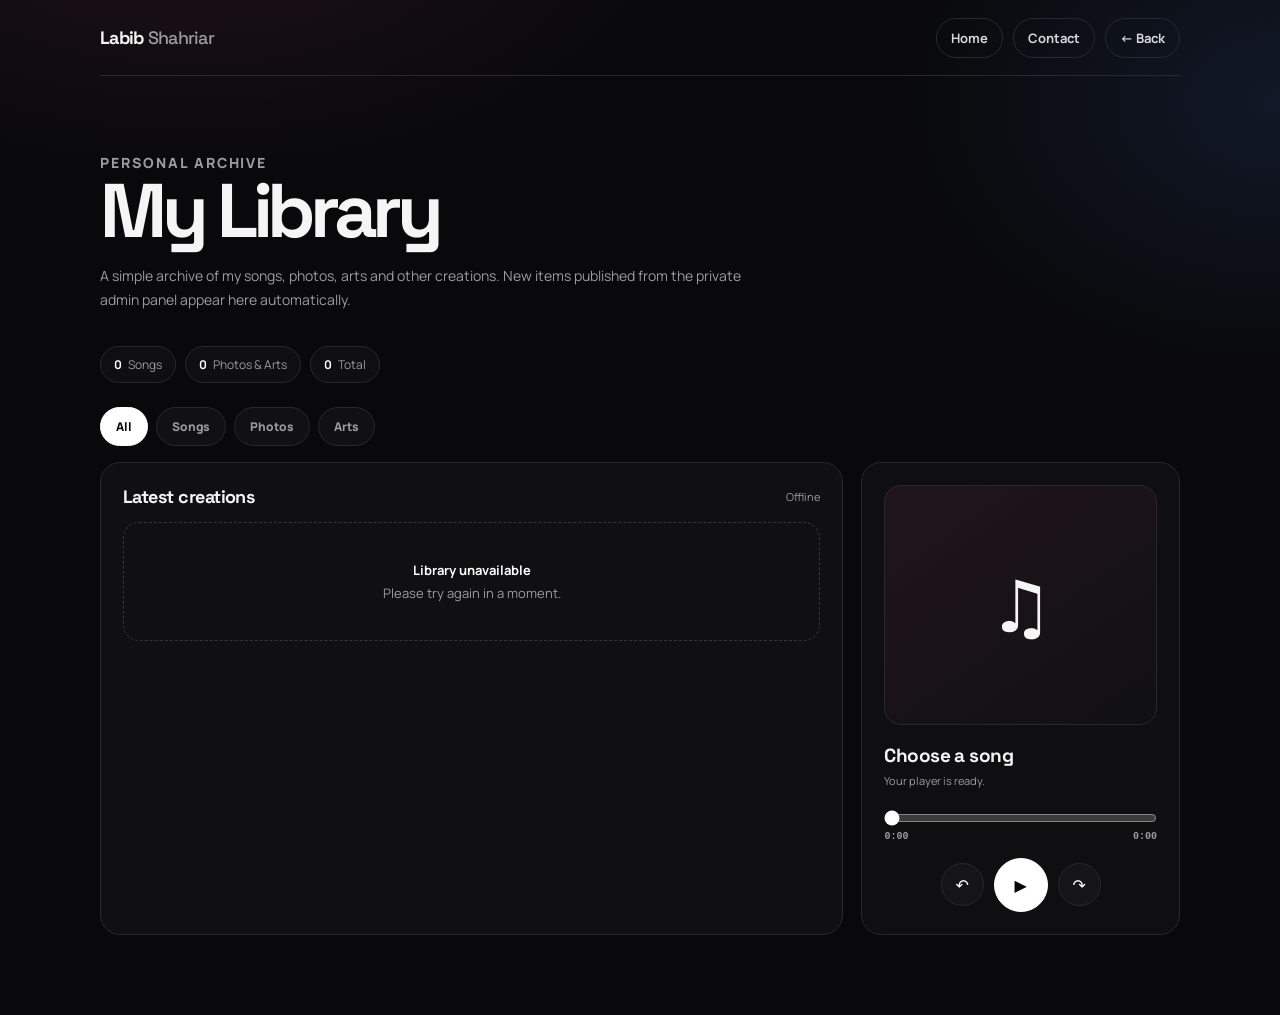
<file: library.html>
<!doctype html>
<html lang="en">
<head>
<meta charset="utf-8">
<meta name="viewport" content="width=device-width, initial-scale=1">
<meta name="theme-color" content="#09090b">
<title>My Library — Labib Shahriar</title>
<link rel="preconnect" href="https://fonts.googleapis.com">
<link rel="preconnect" href="https://fonts.gstatic.com" crossorigin>
<link href="https://fonts.googleapis.com/css2?family=Manrope:wght@400;500;600;700;800&family=Space+Grotesk:wght@500;600;700&display=swap" rel="stylesheet">
<style>
:root{--bg:#09090b;--panel:#111113;--panel2:#151518;--line:#28282d;--text:#f5f5f5;--muted:#9b9ba3;--accent:#fff;--radius:20px}
*{box-sizing:border-box}html{scroll-behavior:smooth}body{margin:0;background:radial-gradient(900px 500px at 15% -10%,#20121a 0%,transparent 55%),radial-gradient(700px 500px at 100% 10%,#111827 0%,transparent 55%),var(--bg);color:var(--text);font-family:Manrope,system-ui,sans-serif}
a{color:inherit;text-decoration:none}button{font:inherit}.wrap{max-width:1120px;margin:auto;padding:0 20px 80px}
.nav{height:76px;display:flex;align-items:center;justify-content:space-between;border-bottom:1px solid var(--line)}.brand{font:700 18px/1 Space Grotesk,sans-serif;letter-spacing:-.04em}.brand span{color:var(--muted);font-weight:500}.navlinks{display:flex;gap:10px;align-items:center}.navlinks a,.back{padding:10px 14px;border:1px solid var(--line);border-radius:999px;color:#d8d8dc;font-size:13px;font-weight:700}.navlinks a:hover,.back:hover{border-color:#555;color:#fff}
.hero{padding:58px 0 28px;display:flex;justify-content:space-between;align-items:end;gap:28px}.eyebrow{font-size:11px;letter-spacing:.14em;text-transform:uppercase;color:#8d8d96;font-weight:800;margin:0 0 10px}.hero h1{font:700 clamp(42px,7vw,76px)/.95 Space Grotesk,sans-serif;letter-spacing:-.07em;margin:0}.hero p{max-width:680px;color:var(--muted);line-height:1.7;margin:17px 0 0;font-size:14px}.back{white-space:nowrap}
.stats{display:flex;gap:9px;flex-wrap:wrap;margin:6px 0 24px}.stat{border:1px solid var(--line);background:rgba(255,255,255,.025);border-radius:999px;padding:9px 13px;font-size:12px;color:var(--muted)}.stat b{color:#fff;margin-right:4px}
.tabs{display:flex;gap:8px;flex-wrap:wrap;margin-bottom:16px}.tab{border:1px solid var(--line);background:var(--panel);color:var(--muted);border-radius:999px;padding:10px 15px;cursor:pointer;font-weight:800;font-size:12px}.tab:hover,.tab.active{background:#fff;color:#09090b;border-color:#fff}
.layout{display:grid;grid-template-columns:minmax(0,1.4fr) minmax(300px,.6fr);gap:18px}.panel{background:rgba(17,17,19,.9);border:1px solid var(--line);border-radius:var(--radius);padding:22px;min-width:0}.panelhead{display:flex;align-items:center;justify-content:space-between;gap:12px;margin-bottom:14px}.panel h2{font:700 18px Space Grotesk,sans-serif;letter-spacing:-.03em;margin:0}.small{font-size:11px;color:var(--muted)}
.message{border:1px dashed #34343a;border-radius:16px;padding:38px 18px;text-align:center;color:var(--muted);font-size:13px}.message strong{display:block;color:#fff;margin-bottom:5px}
.songlist{display:flex;flex-direction:column;gap:8px}.song{width:100%;display:grid;grid-template-columns:44px 1fr auto;align-items:center;gap:12px;border:1px solid transparent;background:transparent;color:#fff;border-radius:15px;padding:11px;text-align:left;cursor:pointer}.song:hover,.song.active{background:rgba(255,255,255,.045);border-color:var(--line)}.songicon{width:44px;height:44px;border-radius:13px;display:grid;place-items:center;background:#1b1b20;color:#fff}.songname{font-weight:800;font-size:13px;white-space:nowrap;overflow:hidden;text-overflow:ellipsis}.songmeta{color:var(--muted);font-size:10px;margin-top:4px}.songplay{color:#8f8f98;font-size:11px}
.gallery{display:grid;grid-template-columns:repeat(3,minmax(0,1fr));gap:10px}.gallery button{padding:0;aspect-ratio:1;border:1px solid var(--line);border-radius:15px;overflow:hidden;background:#0b0b0d;cursor:pointer}.gallery img{display:block;width:100%;height:100%;object-fit:cover;transition:transform .3s}.gallery button:hover img{transform:scale(1.04)}
.player{position:sticky;top:18px}.cover{height:240px;border-radius:17px;border:1px solid var(--line);background:linear-gradient(145deg,#21151b,#101014);display:grid;place-items:center;font-size:72px;margin-bottom:18px}.now{font:700 19px Space Grotesk,sans-serif;letter-spacing:-.03em;white-space:nowrap;overflow:hidden;text-overflow:ellipsis}.nowmeta{font-size:11px;color:var(--muted);margin-top:5px}.range{width:100%;accent-color:#fff;margin:22px 0 5px}.times{display:flex;justify-content:space-between;font:600 10px monospace;color:var(--muted)}.controls{display:flex;justify-content:center;align-items:center;gap:10px;margin-top:16px}.controls button{width:43px;height:43px;border-radius:50%;border:1px solid var(--line);background:#151518;color:#fff;cursor:pointer}.controls .main{width:54px;height:54px;background:#fff;color:#09090b;border-color:#fff;font-weight:900}.controls button:hover{transform:translateY(-1px)}
.lightbox{position:fixed;inset:0;background:rgba(0,0,0,.92);display:none;align-items:center;justify-content:center;padding:24px;z-index:20}.lightbox.open{display:flex}.lightbox img{max-width:95vw;max-height:88vh;border-radius:16px}.close{position:absolute;top:18px;right:18px;width:42px;height:42px;border-radius:50%;border:1px solid #444;background:#171719;color:#fff;font-size:23px;cursor:pointer}
@media(max-width:850px){.hero{align-items:flex-start;flex-direction:column;padding-top:40px}.layout{grid-template-columns:1fr}.player{position:relative;top:auto}.cover{height:200px}}@media(max-width:560px){.navlinks a:first-child{display:none}.wrap{padding-left:14px;padding-right:14px}.gallery{grid-template-columns:repeat(2,1fr)}.panel{padding:15px}.hero h1{font-size:48px}}
</style>
</head>
<body>
<div class="wrap">
<header class="nav">
<a class="brand" href="index.html">Labib <span>Shahriar</span></a>
<nav class="navlinks"><a href="index.html">Home</a><a href="index.html#contact">Contact</a><a class="back" href="index.html">← Back</a></nav>
</header>
<main>
<section class="hero">
<div><p class="eyebrow">Personal archive</p><h1>My Library</h1><p>A simple archive of my songs, photos, arts and other creations. New items published from the private admin panel appear here automatically.</p></div>
</section>
<div class="stats"><span class="stat"><b id="songsCount">0</b> Songs</span><span class="stat"><b id="visualsCount">0</b> Photos & Arts</span><span class="stat"><b id="totalCount">0</b> Total</span></div>
<div class="tabs" role="tablist">
<button class="tab active" data-filter="all">All</button><button class="tab" data-filter="songs">Songs</button><button class="tab" data-filter="photos">Photos</button><button class="tab" data-filter="arts">Arts</button>
</div>
<section class="layout">
<div class="panel"><div class="panelhead"><h2 id="listTitle">Latest creations</h2><span class="small" id="status">Loading…</span></div><div id="content"></div></div>
<aside class="panel player">
<div class="cover" id="cover">♫</div><div class="now" id="nowTitle">Choose a song</div><div class="nowmeta" id="nowMeta">Your player is ready.</div>
<input class="range" id="seek" type="range" min="0" max="100" value="0" step=".1"><div class="times"><span id="current">0:00</span><span id="duration">0:00</span></div>
<div class="controls"><button id="prev" aria-label="Previous">↶</button><button id="play" class="main" aria-label="Play">▶</button><button id="next" aria-label="Next">↷</button></div>
<audio id="audio" preload="metadata"></audio>
</aside>
</section>
</main>
</div>
<div class="lightbox" id="lightbox" aria-hidden="true"><button class="close" id="close" aria-label="Close">×</button><img id="lightboxImg" alt=""></div>
<script>
const API='https://admin.labib.fun/api/library';
const $=id=>document.getElementById(id); let items=[],filter='all',songIndex=-1;
const audio=$('audio');
const esc=s=>String(s??'').replace(/[&<>"']/g,c=>({'&':'&amp;','<':'&lt;','>':'&gt;','"':'&quot;',"'":'&#39;'}[c]));
const bytes=n=>{n=Number(n)||0;if(n<1024)return n+' B';if(n<1048576)return Math.round(n/1024)+' KB';return (n/1048576).toFixed(1)+' MB'};
const fmt=s=>Number.isFinite(s)?Math.floor(s/60)+':'+String(Math.floor(s%60)).padStart(2,'0'):'0:00';
function updateStats(){ $('songsCount').textContent=items.filter(x=>x.category==='songs').length;$('visualsCount').textContent=items.filter(x=>x.category!=='songs').length;$('totalCount').textContent=items.length; }
function visible(){return filter==='all'?items:items.filter(x=>x.category===filter)}
function render(){
 updateStats(); const list=visible(); $('listTitle').textContent=filter==='all'?'Latest creations':filter[0].toUpperCase()+filter.slice(1); const root=$('content'); root.innerHTML='';
 if(!list.length){root.innerHTML='<div class="message"><strong>Nothing here yet</strong>No published items in this category.</div>';return}
 const songs=list.filter(x=>x.category==='songs'), visuals=list.filter(x=>x.category!=='songs');
 if(songs.length){const box=document.createElement('div');box.className='songlist';songs.forEach((x,i)=>{const b=document.createElement('button');b.className='song';b.dataset.id=x.id;b.innerHTML='<span class="songicon">♫</span><span><span class="songname"></span><span class="songmeta">Song · '+esc(bytes(x.size))+'</span></span><span class="songplay">▶</span>';b.querySelector('.songname').textContent=x.name;b.onclick=()=>playSong(i);box.appendChild(b)});root.appendChild(box)}
 if(visuals.length){const g=document.createElement('div');g.className='gallery';g.style.marginTop=songs.length?'14px':'0';visuals.forEach(x=>{const b=document.createElement('button');b.innerHTML='<img loading="lazy">';const img=b.querySelector('img');img.src=x.mediaUrl;img.alt=x.name;b.onclick=()=>openBox(x.mediaUrl,x.name);g.appendChild(b)});root.appendChild(g)}
}
function songs(){return items.filter(x=>x.category==='songs')}
function playSong(i){const s=songs();if(!s[i])return;songIndex=i;const x=s[i];audio.src=x.mediaUrl;$('nowTitle').textContent=x.name;$('nowMeta').textContent='My Library · '+(x.mime||'Audio');$('cover').textContent='♫';audio.play().then(()=>{$('play').textContent='❚❚'}).catch(()=>{$('play').textContent='▶'});document.querySelectorAll('.song').forEach(b=>b.classList.toggle('active',b.dataset.id===x.id))}
$('play').onclick=()=>{if(!audio.src)return;if(audio.paused){audio.play();$('play').textContent='❚❚'}else{audio.pause();$('play').textContent='▶'}};
$('prev').onclick=()=>{const s=songs();if(s.length)playSong((songIndex-1+s.length)%s.length)};$('next').onclick=()=>{const s=songs();if(s.length)playSong((songIndex+1)%s.length)};
audio.addEventListener('timeupdate',()=>{$('current').textContent=fmt(audio.currentTime);$('duration').textContent=fmt(audio.duration);$('seek').value=audio.duration?audio.currentTime/audio.duration*100:0});
audio.addEventListener('ended',()=>{const s=songs();if(s.length)playSong((songIndex+1)%s.length)});$('seek').oninput=e=>{if(audio.duration)audio.currentTime=Number(e.target.value)/100*audio.duration};
document.querySelectorAll('.tab').forEach(b=>b.onclick=()=>{document.querySelectorAll('.tab').forEach(x=>x.classList.remove('active'));b.classList.add('active');filter=b.dataset.filter;render()});
function openBox(src,name){$('lightboxImg').src=src;$('lightboxImg').alt=name;$('lightbox').classList.add('open');$('lightbox').setAttribute('aria-hidden','false')}
function closeBox(){$('lightbox').classList.remove('open');$('lightbox').setAttribute('aria-hidden','true')}$('close').onclick=closeBox;$('lightbox').onclick=e=>{if(e.target.id==='lightbox')closeBox()};document.addEventListener('keydown',e=>{if(e.key==='Escape')closeBox()});
(async()=>{try{const r=await fetch(API,{cache:'no-store'});const d=await r.json().catch(()=>({}));if(!r.ok)throw new Error(d.error||'Library unavailable');items=Array.isArray(d.items)?d.items:[];$('status').textContent=items.length?items.length+' item'+(items.length===1?'':'s'):'Empty';render()}catch(e){$('status').textContent='Offline';$('content').innerHTML='<div class="message"><strong>Library unavailable</strong>Please try again in a moment.</div>'}})();
</script>
</body>
</html>
</file>
<file: style.css>
/* ==========================================================================
   Labib Shahriar — Portfolio
   style.css
   ========================================================================== */

:root {
  --bg: #060405;
  --bg-glow: #2a0508;
  --card: #141013;
  --card-soft: #171214;
  --border: rgba(255, 255, 255, 0.06);
  --text: #f4f0f1;
  --muted: #a89ba0;
  --accent: #ff2d3e;
  --accent-2: #ff6b57;
  --accent-dim: rgba(255, 45, 62, 0.14);
  --radius-lg: 26px;
  --radius-md: 18px;
  --radius-sm: 12px;
  --gap: 20px;
  --font-display: "Space Grotesk", "Manrope", sans-serif;
  --font-body: "Manrope", "Inter", sans-serif;
}

* {
  box-sizing: border-box;
}

html {
  scroll-behavior: smooth;
}

body {
  margin: 0;
  background: var(--bg);
  color: var(--text);
  font-family: var(--font-body);
  overflow-x: hidden;
  position: relative;
}

a {
  color: inherit;
  text-decoration: none;
}

button {
  font-family: inherit;
  cursor: pointer;
}

ul {
  margin: 0;
  padding: 0;
  list-style: none;
}

img {
  max-width: 100%;
  display: block;
}

/* ---------------------------------------------------------------------- */
/* Background: glow + falling dots                                        */
/* ---------------------------------------------------------------------- */

.bg-glow {
  position: fixed;
  inset: 0;
  z-index: 0;
  pointer-events: none;
  background:
    radial-gradient(700px 500px at 8% 0%, var(--bg-glow) 0%, transparent 60%),
    radial-gradient(500px 400px at 95% 30%, rgba(255, 45, 62, 0.08) 0%, transparent 65%);
}

.dots-field {
  position: fixed;
  inset: 0;
  z-index: 0;
  pointer-events: none;
  overflow: hidden;
}

.dot {
  position: absolute;
  top: -5%;
  width: 3px;
  height: 3px;
  border-radius: 50%;
  background: var(--accent-2);
  opacity: 0.8;
  box-shadow: 0 0 6px 1px rgba(255, 90, 80, 0.6);
  animation-name: fall;
  animation-timing-function: linear;
  animation-iteration-count: infinite;
}

@keyframes fall {
  0% {
    transform: translateY(-10vh);
    opacity: 0;
  }
  8% {
    opacity: 0.9;
  }
  92% {
    opacity: 0.6;
  }
  100% {
    transform: translateY(110vh);
    opacity: 0;
  }
}

@media (prefers-reduced-motion: reduce) {
  .dot {
    animation: none;
    display: none;
  }
  .founder-marquee-track {
    animation: none;
  }
}

/* ---------------------------------------------------------------------- */
/* Layout shell                                                           */
/* ---------------------------------------------------------------------- */

.wrap {
  position: relative;
  z-index: 1;
  max-width: 1320px;
  margin: 0 auto;
  padding: 18px 20px 60px;
}

/* ---------------------------------------------------------------------- */
/* Navbar                                                                  */
/* ---------------------------------------------------------------------- */

.navbar {
  display: flex;
  align-items: center;
  justify-content: space-between;
  background: var(--card);
  border: 1px solid var(--border);
  border-radius: 100px;
  padding: 10px 12px 10px 22px;
  gap: 12px;
}

.brand {
  font-family: var(--font-display);
  font-weight: 700;
  font-size: 1.35rem;
  letter-spacing: -0.01em;
}

.brand span {
  color: var(--accent);
}

.nav-links {
  display: flex;
  align-items: center;
  gap: 30px;
}

.nav-links a {
  font-size: 0.95rem;
  font-weight: 600;
  color: var(--text);
  opacity: 0.9;
  transition: opacity 0.2s ease, color 0.2s ease;
}

.nav-links a:hover {
  color: var(--accent-2);
  opacity: 1;
}

.nav-cta {
  display: flex;
  align-items: center;
  gap: 8px;
}

.btn-pill {
  background: var(--accent);
  color: #fff;
  border: none;
  padding: 11px 22px;
  border-radius: 100px;
  font-weight: 700;
  font-size: 0.92rem;
  transition: transform 0.2s ease, background 0.2s ease, box-shadow 0.2s ease;
  display: inline-block;
}

.btn-pill:hover {
  background: var(--accent-2);
  transform: translateY(-1px);
  box-shadow: 0 8px 20px -8px rgba(255, 45, 62, 0.7);
}

.icon-btn {
  width: 42px;
  height: 42px;
  border-radius: 50%;
  background: var(--accent);
  color: #fff;
  display: flex;
  align-items: center;
  justify-content: center;
  border: none;
  transition: transform 0.25s ease, background 0.2s ease;
}

.icon-btn:hover {
  transform: rotate(45deg);
  background: var(--accent-2);
}

.nav-toggle {
  display: none;
  width: 42px;
  height: 42px;
  border-radius: 50%;
  border: 1px solid var(--border);
  background: transparent;
  color: var(--text);
  align-items: center;
  justify-content: center;
}

/* ---------------------------------------------------------------------- */
/* Bento grid                                                              */
/* ---------------------------------------------------------------------- */

.bento {
  margin-top: var(--gap);
  display: grid;
  grid-template-columns: repeat(4, 1fr);
  grid-template-rows: auto auto auto auto;
  grid-template-areas:
    "profile title    profiles profiles"
    "profile skills   skills   skills"
    "games   stats    stats    stats"
    "projects study   study    work";
  gap: var(--gap);
}

.card {
  position: relative;
  background: var(--card);
  border: 1px solid var(--border);
  border-radius: var(--radius-lg);
  padding: 26px;
  overflow: hidden;
}

.card-label {
  color: var(--accent-2);
  font-weight: 700;
  font-size: 0.85rem;
  text-transform: uppercase;
  letter-spacing: 0.06em;
  margin: 0 0 10px;
}

.card-heading {
  font-family: var(--font-display);
  font-size: 1.5rem;
  font-weight: 700;
  line-height: 1.25;
  margin: 0;
}

.more-link {
  display: inline-flex;
  align-items: center;
  gap: 8px;
  margin-top: 18px;
  font-weight: 700;
  font-size: 0.95rem;
  color: var(--text);
}

.more-link .arrow-circle {
  width: 34px;
  height: 34px;
  border-radius: 50%;
  border: 1px solid var(--border);
  display: flex;
  align-items: center;
  justify-content: center;
  transition: transform 0.25s ease, background 0.25s ease, border-color 0.25s ease;
}

.more-link:hover .arrow-circle {
  background: var(--accent);
  border-color: var(--accent);
  transform: translate(2px, -2px);
}

/* ---- 1. Profile card ---- */

.profile-card {
  grid-area: profile;
  display: flex;
  flex-direction: column;
  align-items: center;
  text-align: center;
  justify-content: center;
  gap: 6px;
}

.profile-card .tagline {
  margin-top: 18px;
  color: var(--muted);
  font-size: 0.9rem;
  max-width: 220px;
  line-height: 1.5;
}

.avatar-ring {
  width: 170px;
  height: 170px;
  border-radius: 50%;
  margin-bottom: 20px;
  overflow: hidden;
}

.avatar-ring img {
  width: 100%;
  height: 100%;
  border-radius: 50%;
  object-fit: cover;
  display: block;
}

.profile-name-btn {
  background: var(--accent);
  color: #fff;
  border: none;
  padding: 12px 26px;
  border-radius: 100px;
  font-weight: 700;
  font-size: 0.95rem;
  transition: transform 0.2s ease, background 0.2s ease, box-shadow 0.2s ease;
}

.profile-name-btn:hover {
  background: var(--accent-2);
  transform: translateY(-2px);
  box-shadow: 0 10px 22px -10px rgba(255, 45, 62, 0.8);
}

/* ---- 2. Title card ---- */

.title-card {
  grid-area: title;
  display: flex;
  flex-direction: column;
  justify-content: center;
}

.title-card .card-heading {
  font-size: 1.7rem;
}

/* ---- 3. Profiles card ---- */

.profiles-card {
  grid-area: profiles;
  display: flex;
  flex-direction: column;
  justify-content: space-between;
}

.profile-icons {
  display: flex;
  gap: 14px;
  margin-top: 4px;
}

.profile-icons a {
  width: 56px;
  height: 56px;
  border-radius: 50%;
  border: 1px solid var(--border);
  display: flex;
  align-items: center;
  justify-content: center;
  transition: transform 0.35s cubic-bezier(0.34, 1.56, 0.64, 1), background 0.25s ease,
    border-color 0.25s ease, box-shadow 0.25s ease;
  color: var(--text);
}

.profile-icons a svg {
  width: 24px;
  height: 24px;
  transition: transform 0.35s ease;
}

.profile-icons a:hover {
  background: var(--accent);
  border-color: var(--accent);
  transform: translateY(-6px) rotate(-8deg) scale(1.08);
  box-shadow: 0 12px 22px -10px rgba(255, 45, 62, 0.85);
}

.profile-icons a:hover svg {
  transform: scale(1.12);
}

.profiles-footer {
  display: flex;
  align-items: center;
  justify-content: space-between;
  margin-top: 20px;
}

/* ---- 4. Founder card ---- */

.founder-card {
  grid-area: founder;
  display: flex;
  flex-direction: column;
  justify-content: center;
  gap: 16px;
  background: linear-gradient(160deg, var(--card) 0%, #1c1013 100%);
}

.founder-marquee {
  overflow: hidden;
  width: 100%;
  -webkit-mask-image: linear-gradient(90deg, transparent, #000 10%, #000 90%, transparent);
  mask-image: linear-gradient(90deg, transparent, #000 10%, #000 90%, transparent);
}

.founder-marquee-track {
  display: flex;
  gap: 36px;
  white-space: nowrap;
  width: max-content;
  animation: marqueeScroll 9s linear infinite;
  font-family: var(--font-display);
  font-weight: 700;
  font-size: 1.05rem;
}

.founder-marquee-track span {
  flex-shrink: 0;
}

.founder-marquee-track .star {
  color: var(--accent-2);
}

@keyframes marqueeScroll {
  from { transform: translateX(0); }
  to { transform: translateX(-50%); }
}

.founder-card a.founder-link {
  font-size: 0.85rem;
  font-weight: 700;
  color: var(--accent-2);
  border-bottom: 1px solid var(--accent-2);
  padding-bottom: 2px;
  align-self: flex-start;
  transition: color 0.2s ease, border-color 0.2s ease;
}

.founder-card a.founder-link:hover {
  color: #fff;
  border-color: #fff;
}

/* ---- 6. Skills card ---- */

.skills-card {
  grid-area: skills;
}

.skills-grid {
  display: grid;
  grid-template-columns: repeat(4, 1fr);
  gap: 16px;
  margin-top: 20px;
}

.skill-item {
  display: flex;
  flex-direction: column;
  align-items: center;
  gap: 10px;
  text-align: center;
}

.skill-icon {
  width: 64px;
  height: 64px;
  display: flex;
  align-items: center;
  justify-content: center;
  position: relative;
  transition: transform 0.3s ease;
}

.skill-icon::before {
  content: "";
  position: absolute;
  inset: 4px;
  z-index: 0;
  background: linear-gradient(135deg, rgba(255, 45, 62, 0.32), rgba(255, 107, 87, 0.12));
  animation: morphBlob 7s ease-in-out infinite;
}

.skill-item:nth-child(2) .skill-icon::before { animation-delay: -1.7s; }
.skill-item:nth-child(3) .skill-icon::before { animation-delay: -3.4s; }
.skill-item:nth-child(4) .skill-icon::before { animation-delay: -5.1s; }

@keyframes morphBlob {
  0%, 100% { border-radius: 42% 58% 65% 35% / 45% 45% 55% 55%; }
  25%      { border-radius: 62% 38% 30% 70% / 50% 62% 38% 50%; }
  50%      { border-radius: 35% 65% 55% 45% / 60% 35% 65% 40%; }
  75%      { border-radius: 58% 42% 40% 60% / 40% 55% 45% 60%; }
}

.skill-item:hover .skill-icon {
  transform: translateY(-4px) scale(1.06);
}

.skill-icon svg {
  position: relative;
  z-index: 1;
  width: 30px;
  height: 30px;
}

@media (prefers-reduced-motion: reduce) {
  .skill-icon::before {
    animation: none;
    border-radius: 45%;
  }
}

.skill-item span {
  font-size: 0.88rem;
  font-weight: 600;
  color: var(--muted);
}

.good-at {
  display: flex;
  align-items: center;
  gap: 10px;
  margin-top: 26px;
  font-family: var(--font-display);
  font-size: 1.3rem;
  font-weight: 700;
}

.thumbs {
  display: inline-block;
  font-size: 1.4rem;
  transform-origin: 70% 70%;
  animation: thumbwiggle 1.8s ease-in-out infinite;
}

@keyframes thumbwiggle {
  0%, 100% { transform: rotate(0deg); }
  15% { transform: rotate(-15deg); }
  30% { transform: rotate(12deg); }
  45% { transform: rotate(-8deg); }
  60% { transform: rotate(6deg); }
  75% { transform: rotate(0deg); }
}

/* ---- 7. Stats card ---- */

.stats-card {
  grid-area: stats;
  display: grid;
  grid-template-columns: repeat(3, minmax(0, 1fr));
  align-items: center;
  gap: 18px;
  min-height: 150px;
}

.stat-block .stat-number {
  font-family: var(--font-display);
  font-size: 2.6rem;
  font-weight: 700;
  color: #fff;
  line-height: 1;
}

.stat-block .stat-number span {
  color: var(--accent-2);
}

.stat-block .stat-label {
  margin-top: 8px;
  font-size: 0.82rem;
  letter-spacing: 0.08em;
  text-transform: uppercase;
  color: var(--muted);
  font-weight: 700;
}

/* ---- 5. Games card ---- */

.games-card {
  grid-area: games;
  display: flex;
  flex-direction: column;
}

.games-card .games-list {
  flex: 1;
  display: flex;
  flex-direction: column;
  justify-content: center;
}

.game-item {
  display: flex;
  align-items: center;
  gap: 12px;
  padding: 10px 0;
  border-top: 1px solid var(--border);
}

.game-item:first-of-type {
  border-top: none;
  padding-top: 14px;
}

.game-icon {
  width: 40px;
  height: 40px;
  flex-shrink: 0;
  border-radius: 13px;
  background: var(--accent-dim);
  display: flex;
  align-items: center;
  justify-content: center;
}

.game-icon svg {
  width: 20px;
  height: 20px;
}

.game-info {
  display: flex;
  flex-direction: column;
  gap: 2px;
}

.game-info .game-name {
  font-weight: 700;
  font-size: 0.98rem;
}

.copy-tag {
  display: inline-flex;
  align-items: center;
  gap: 6px;
  background: none;
  border: none;
  padding: 0;
  margin: 0;
  font-size: 0.82rem;
  color: var(--muted);
  font-family: "Courier New", monospace;
  cursor: pointer;
  transition: color 0.2s ease;
}

.copy-tag:hover {
  color: var(--accent-2);
}

.copy-tag.copied {
  color: #4ade80;
}

.copy-tag svg {
  width: 13px;
  height: 13px;
  flex-shrink: 0;
  opacity: 0.7;
}

/* ---- Projects card ---- */

.projects-card {
  grid-area: projects;
}

.project-item {
  display: flex;
  flex-direction: column;
  gap: 4px;
  padding: 12px 0;
  border-top: 1px solid var(--border);
}

.project-item:first-of-type {
  border-top: none;
  padding-top: 16px;
}

.project-name {
  font-weight: 700;
  font-size: 0.95rem;
}

.project-desc {
  font-size: 0.8rem;
  color: var(--muted);
  line-height: 1.45;
}

.project-link {
  display: inline-flex;
  align-items: center;
  gap: 6px;
  margin-top: 4px;
  font-size: 0.78rem;
  font-weight: 700;
  color: var(--accent-2);
  transition: color 0.2s ease, gap 0.2s ease;
}

.project-link:hover {
  color: #fff;
  gap: 9px;
}

/* pickaxe mining swing */
.game-item:hover .icon-pickaxe {
  animation: swing 0.6s ease-in-out infinite;
}

@keyframes swing {
  0%, 100% { transform: rotate(0deg); }
  50% { transform: rotate(-38deg); }
}

/* clash swords clash */
.game-item:hover .icon-swords .sword-a {
  animation: swordA 0.5s ease-in-out infinite;
}
.game-item:hover .icon-swords .sword-b {
  animation: swordB 0.5s ease-in-out infinite;
}

@keyframes swordA {
  0%, 100% { transform: rotate(0deg) translate(0,0); }
  50% { transform: rotate(-10deg) translate(-1px,-1px); }
}
@keyframes swordB {
  0%, 100% { transform: rotate(0deg) translate(0,0); }
  50% { transform: rotate(10deg) translate(1px,-1px); }
}

/* ---- 8. Study card ---- */

.study-card {
  grid-area: study;
}

.timeline {
  margin-top: 22px;
  display: flex;
  flex-direction: column;
}

.timeline-item {
  position: relative;
  display: flex;
  gap: 18px;
  padding-bottom: 30px;
}

.timeline-item:last-child {
  padding-bottom: 0;
}

.timeline-marker {
  position: relative;
  display: flex;
  flex-direction: column;
  align-items: center;
  flex-shrink: 0;
}

.timeline-dot {
  width: 44px;
  height: 44px;
  border-radius: 50%;
  background: var(--accent-dim);
  border: 1px solid var(--border);
  display: flex;
  align-items: center;
  justify-content: center;
  z-index: 1;
}

.timeline-dot svg {
  width: 22px;
  height: 22px;
}

.timeline-item.current .timeline-dot {
  background: var(--accent);
  box-shadow: 0 0 0 6px var(--accent-dim);
  animation: pulseDot 1.8s ease-in-out infinite;
}

@keyframes pulseDot {
  0%, 100% { box-shadow: 0 0 0 6px var(--accent-dim); }
  50% { box-shadow: 0 0 0 10px rgba(255, 45, 62, 0.05); }
}

.timeline-line {
  position: absolute;
  top: 44px;
  bottom: -30px;
  width: 2px;
  background: var(--border);
}

.timeline-item:last-child .timeline-line {
  display: none;
}

.timeline-body {
  flex: 1;
  display: flex;
  align-items: flex-start;
  justify-content: space-between;
  flex-wrap: wrap;
  gap: 6px;
  padding-top: 4px;
}

.timeline-title {
  font-family: var(--font-display);
  font-weight: 700;
  font-size: 1.05rem;
}

.timeline-sub {
  color: var(--muted);
  font-size: 0.88rem;
  margin-top: 3px;
}

.timeline-year {
  font-size: 0.85rem;
  font-weight: 700;
  color: var(--accent-2);
  white-space: nowrap;
}

.current-badge {
  display: inline-block;
  margin-left: 8px;
  padding: 3px 10px;
  border-radius: 100px;
  background: var(--accent);
  color: #fff;
  font-size: 0.68rem;
  font-weight: 800;
  letter-spacing: 0.04em;
  text-transform: uppercase;
  vertical-align: middle;
}

/* ---- 9. Work with card ---- */

.work-card {
  grid-area: work;
  display: flex;
  flex-direction: column;
  justify-content: center;
  background: linear-gradient(160deg, var(--card) 0%, #1c1013 100%);
}

.work-card .card-heading {
  font-size: 1.4rem;
}

/* ---- 10. Contact card ---- */

.contact-card {
  margin-top: var(--gap);
  padding: 34px;
}

.contact-grid {
  display: grid;
  grid-template-columns: 1fr 1fr;
  gap: 18px;
  margin-top: 24px;
}

.field {
  display: flex;
  flex-direction: column;
  gap: 8px;
}

.field.full {
  grid-column: 1 / -1;
}

.field label {
  font-size: 0.85rem;
  font-weight: 700;
  color: var(--muted);
}

.field label .req {
  color: var(--accent-2);
}

.field input,
.field textarea {
  background: var(--bg);
  border: 1px solid var(--border);
  border-radius: var(--radius-sm);
  padding: 14px 16px;
  color: var(--text);
  font-family: inherit;
  font-size: 0.95rem;
  resize: vertical;
  transition: border-color 0.2s ease, box-shadow 0.2s ease;
}

.field input:focus,
.field textarea:focus {
  outline: none;
  border-color: var(--accent);
  box-shadow: 0 0 0 3px var(--accent-dim);
}

.field-hint {
  font-size: 0.78rem;
  color: var(--muted);
}

.field-hint.error {
  color: var(--accent-2);
}

.char-count {
  align-self: flex-end;
  font-size: 0.75rem;
  color: var(--muted);
}

.honeypot {
  position: absolute;
  left: -9999px;
  opacity: 0;
  pointer-events: none;
  height: 0;
  width: 0;
}

.contact-actions {
  display: flex;
  align-items: center;
  gap: 16px;
  margin-top: 22px;
}

.submit-btn {
  background: var(--accent);
  color: #fff;
  border: none;
  padding: 14px 34px;
  border-radius: 100px;
  font-weight: 700;
  font-size: 0.95rem;
  transition: transform 0.2s ease, background 0.2s ease, box-shadow 0.2s ease, opacity 0.2s ease;
}

.submit-btn:hover:not(:disabled) {
  background: var(--accent-2);
  transform: translateY(-2px);
  box-shadow: 0 10px 22px -10px rgba(255, 45, 62, 0.8);
}

.submit-btn:disabled {
  opacity: 0.6;
  cursor: not-allowed;
  transform: none;
}

.form-status {
  font-size: 0.88rem;
  font-weight: 600;
}

.form-status.ok {
  color: #4ade80;
}

.form-status.err {
  color: var(--accent-2);
}

/* ---------------------------------------------------------------------- */
/* Scroll progress bar                                                     */
/* ---------------------------------------------------------------------- */

.scroll-progress {
  position: fixed;
  top: 0;
  left: 0;
  height: 3px;
  width: 0%;
  z-index: 10000;
  background: linear-gradient(90deg, var(--accent), var(--accent-2));
  box-shadow: 0 0 8px rgba(255, 45, 62, 0.6);
  transition: width 0.08s linear;
}

/* ---------------------------------------------------------------------- */
/* Custom cursor                                                           */
/* ---------------------------------------------------------------------- */

.cursor-dot,
.cursor-ring {
  position: fixed;
  top: 0;
  left: 0;
  border-radius: 50%;
  pointer-events: none;
  z-index: 10001;
  transform: translate(-50%, -50%);
  will-change: transform;
}

.cursor-dot {
  width: 7px;
  height: 7px;
  background: var(--accent-2);
  box-shadow: 0 0 8px 1px rgba(255, 107, 87, 0.8);
}

.cursor-ring {
  width: 34px;
  height: 34px;
  border: 1.5px solid var(--accent);
  opacity: 0.7;
  transition: width 0.2s ease, height 0.2s ease, opacity 0.2s ease, border-color 0.2s ease;
}

.cursor-ring.hovering {
  width: 52px;
  height: 52px;
  border-color: var(--accent-2);
  opacity: 1;
  background: rgba(255, 45, 62, 0.08);
}

.cursor-ring.clicking {
  width: 26px;
  height: 26px;
}

body.has-custom-cursor,
body.has-custom-cursor a,
body.has-custom-cursor button {
  cursor: none;
}

@media (hover: none), (pointer: coarse) {
  .cursor-dot,
  .cursor-ring {
    display: none;
  }
}

/* ---------------------------------------------------------------------- */
/* Profile mini stats row                                                  */
/* ---------------------------------------------------------------------- */

.mini-stats {
  display: flex;
  flex-direction: column;
  align-items: flex-start;
  gap: 9px;
  margin-top: 18px;
  padding-top: 16px;
  border-top: 1px solid var(--border);
  width: 100%;
}

.mini-stat {
  display: flex;
  align-items: center;
  gap: 7px;
  font-size: 0.78rem;
  color: var(--muted);
  font-weight: 600;
  white-space: nowrap;
}

.mini-stat svg {
  width: 14px;
  height: 14px;
  color: var(--accent-2);
  flex-shrink: 0;
}

.mini-stat .mini-stat-value {
  color: var(--text);
  font-weight: 800;
  position: relative;
  display: inline-block;
  overflow: hidden;
  height: 1.2em;
  line-height: 1.2em;
  vertical-align: bottom;
}

.mini-stat .mini-stat-value .stat-inner {
  display: inline-block;
}

/* ---------------------------------------------------------------------- */
/* Card mouse-tilt + spotlight hover effect                                */
/* ---------------------------------------------------------------------- */

.card {
  transform-style: preserve-3d;
  transition: transform 0.35s cubic-bezier(0.22, 1, 0.36, 1), box-shadow 0.35s ease;
}

.card::after {
  content: "";
  position: absolute;
  inset: 0;
  z-index: 0;
  opacity: 0;
  background: radial-gradient(240px circle at var(--mx, 50%) var(--my, 50%), rgba(255, 45, 62, 0.16), transparent 70%);
  transition: opacity 0.4s ease;
  pointer-events: none;
}

.card.tilt-active::after {
  opacity: 1;
}

.card.tilt-active {
  box-shadow: 0 24px 44px -20px rgba(255, 20, 30, 0.35);
}

.card > * {
  position: relative;
  z-index: 1;
}

@media (hover: none), (pointer: coarse) {
  .card {
    transition: none;
  }
}

/* ---------------------------------------------------------------------- */
/* Magnetic icon buttons                                                   */
/* ---------------------------------------------------------------------- */

.magnetic {
  transition: transform 0.15s cubic-bezier(0.34, 1.56, 0.64, 1);
}

/* ---------------------------------------------------------------------- */
/* Footer                                                                  */
/* ---------------------------------------------------------------------- */


.site-footer {
  display: flex;
  align-items: center;
  justify-content: space-between;
  flex-wrap: wrap;
  gap: 14px;
  margin-top: 40px;
  padding-top: 24px;
  border-top: 1px solid var(--border);
  font-size: 0.9rem;
  color: var(--muted);
}

.site-footer .brand-mini {
  color: var(--accent-2);
  font-weight: 700;
}

.footer-links {
  display: flex;
  gap: 24px;
}

.footer-links a {
  font-weight: 600;
  color: var(--muted);
  transition: color 0.2s ease;
}

.footer-links a:hover {
  color: var(--accent-2);
}

/* ---------------------------------------------------------------------- */
/* Responsive                                                              */
/* ---------------------------------------------------------------------- */

@media (max-width: 1080px) {
  .bento {
    grid-template-columns: repeat(2, 1fr);
    grid-template-areas:
      "profile title"
      "profile profiles"
      "skills skills"
      "stats stats"
      "games games"
      "projects projects"
      "study study"
      "work work";
  }

  .contact-grid {
    grid-template-columns: 1fr;
  }
}

@media (max-width: 720px) {
  .nav-links {
    position: absolute;
    top: 74px;
    left: 20px;
    right: 20px;
    background: var(--card);
    border: 1px solid var(--border);
    border-radius: var(--radius-md);
    padding: 16px 20px;
    flex-direction: column;
    align-items: flex-start;
    gap: 16px;
    display: none;
    z-index: 5;
  }

  .nav-links.open {
    display: flex;
  }

  .nav-toggle {
    display: flex;
  }

  .btn-pill {
    display: none;
  }

  .bento {
    grid-template-columns: 1fr;
    grid-template-areas:
      "profile"
      "title"
      "profiles"
      "skills"
      "stats"
      "games"
      "projects"
      "study"
      "work";
  }

  .card {
    padding: 22px;
  }

  .skills-grid {
    grid-template-columns: repeat(2, 1fr);
  }

  .avatar-ring {
    width: 140px;
    height: 140px;
  }

  .stat-block .stat-number {
    font-size: 2.1rem;
  }

  .timeline-body {
    flex-direction: column;
  }
}

@media (max-width: 420px) {
  .wrap {
    padding: 14px 14px 40px;
  }

  .navbar {
    padding: 8px 8px 8px 16px;
  }

  .brand {
    font-size: 1.15rem;
  }
}

/* ---------------------------------------------------------------------- */

.confetti-piece {
  position: fixed;
  top: -20px;
  width: 8px;
  height: 14px;
  z-index: 10050;
  opacity: 0.9;
  border-radius: 2px;
  pointer-events: none;
  animation-name: confettiFall;
  animation-timing-function: cubic-bezier(0.4, 0.2, 0.6, 1);
}

@keyframes confettiFall {
  to {
    transform: translateY(112vh) rotate(var(--rot, 360deg));
    opacity: 0.25;
  }
}

body.easter-falling {
  overflow: hidden;
}

.easter-fall {
  animation: easterElementFall 1.15s cubic-bezier(.55,.05,.75,.25) forwards !important;
  animation-delay: var(--fall-delay, 0ms) !important;
  z-index: 10040 !important;
  pointer-events: none !important;
}

.easter-repair {
  transition: transform 1s cubic-bezier(.22,1,.36,1), opacity .8s ease !important;
  transform: translate3d(0,0,0) rotate(0deg) !important;
  opacity: 1 !important;
  z-index: auto !important;
}

@keyframes easterElementFall {
  0% {
    transform: translate3d(0,0,0) rotate(0deg) scale(1);
    opacity: 1;
  }
  20% {
    transform: translate3d(calc(var(--fall-x) * .15), 12vh, 0) rotate(calc(var(--fall-r) * .2)) scale(.99);
  }
  100% {
    transform: translate3d(var(--fall-x), 115vh, 0) rotate(var(--fall-r)) scale(.92);
    opacity: .08;
  }
}

@media (prefers-reduced-motion: reduce) {
  .easter-fall {
    animation: none !important;
    opacity: .45 !important;
  }
}

/* ---------------------------------------------------------------------- */
/* CTA banner (Fun Zone)                                                   */
/* ---------------------------------------------------------------------- */

.cta-banner {
  margin-top: var(--gap);
  display: flex;
  flex-direction: column;
  align-items: center;
  text-align: center;
  gap: 16px;
  padding: 34px 24px;
}

.cta-banner .card-label {
  margin: 0;
}

.cta-btn {
  display: inline-flex;
  align-items: center;
  gap: 10px;
  background: linear-gradient(120deg, var(--accent), var(--accent-2));
  color: #fff;
  font-weight: 800;
  font-size: 1.02rem;
  padding: 16px 36px;
  border-radius: 100px;
  box-shadow: 0 16px 32px -14px rgba(255, 45, 62, 0.65);
  transition: transform 0.25s cubic-bezier(0.34, 1.56, 0.64, 1), box-shadow 0.25s ease;
}

.cta-btn:hover {
  transform: translateY(-3px) scale(1.02);
  box-shadow: 0 22px 40px -14px rgba(255, 45, 62, 0.8);
}

/* ---------------------------------------------------------------------- */
/* Fun zone preview                                                        */
/* ---------------------------------------------------------------------- */

.funzone-preview {
  display: grid;
  grid-template-columns: repeat(3, 1fr);
  gap: 14px;
  width: 100%;
  max-width: 620px;
  margin: 4px 0 6px;
}

.funzone-preview-item {
  background: var(--bg);
  border: 1px solid var(--border);
  border-radius: var(--radius-md);
  padding: 18px 10px;
  display: flex;
  flex-direction: column;
  align-items: center;
  gap: 8px;
  transition: transform 0.25s ease, border-color 0.25s ease;
}

.funzone-preview-item:hover {
  transform: translateY(-4px);
  border-color: var(--accent);
}

.funzone-preview-item .fz-icon {
  font-size: 1.9rem;
}

.funzone-preview-item span.fz-name {
  font-size: 0.82rem;
  font-weight: 700;
  color: var(--muted);
  text-align: center;
}

@media (max-width: 520px) {
  .funzone-preview-item .fz-icon {
    font-size: 1.5rem;
  }
  .cta-btn {
    padding: 14px 26px;
    font-size: 0.92rem;
  }
}

/* ---------------------------------------------------------------------- */
/* Life Timeline — scroll-reveal zigzag                                    */
/* ---------------------------------------------------------------------- */

.life-timeline-card {
  margin-top: var(--gap);
  padding: 34px;
}

.life-timeline {
  position: relative;
  margin-top: 28px;
  padding: 8px 0;
}

.life-timeline::before {
  content: "";
  position: absolute;
  left: 50%;
  top: 0;
  bottom: 0;
  width: 2px;
  background: linear-gradient(180deg, transparent, var(--border) 6%, var(--border) 94%, transparent);
  transform: translateX(-50%);
}

.lt-item {
  position: relative;
  display: flex;
  width: 100%;
  margin-bottom: 40px;
  opacity: 0;
  transition: opacity 0.7s ease, transform 0.7s cubic-bezier(0.22, 1, 0.36, 1);
}

.lt-item:last-child {
  margin-bottom: 0;
}

.lt-item.lt-left {
  justify-content: flex-end;
  padding-right: calc(50% + 26px);
  transform: translateX(-36px);
}

.lt-item.lt-right {
  justify-content: flex-start;
  padding-left: calc(50% + 26px);
  transform: translateX(36px);
}

.lt-item.in-view {
  opacity: 1;
  transform: translateX(0);
}

.lt-dot {
  position: absolute;
  left: 50%;
  top: 6px;
  width: 14px;
  height: 14px;
  border-radius: 50%;
  background: var(--accent);
  box-shadow: 0 0 0 5px var(--accent-dim);
  transform: translateX(-50%) scale(0.6);
  transition: transform 0.5s cubic-bezier(0.34, 1.56, 0.64, 1);
  z-index: 2;
}

.lt-item.in-view .lt-dot {
  transform: translateX(-50%) scale(1);
}

.lt-content {
  max-width: 320px;
  background: var(--bg);
  border: 1px solid var(--border);
  border-radius: var(--radius-md);
  padding: 16px 20px;
}

.lt-year {
  display: inline-block;
  font-family: var(--font-display);
  font-weight: 800;
  font-size: 0.95rem;
  color: var(--accent-2);
  margin-bottom: 4px;
}

.lt-title {
  font-family: var(--font-display);
  font-size: 1.05rem;
  font-weight: 700;
  margin: 0 0 6px;
}

.lt-desc {
  font-size: 0.88rem;
  color: var(--muted);
  line-height: 1.55;
  margin: 0;
}

.lt-desc.lt-bn {
  color: var(--text);
  margin-bottom: 4px;
}

@media (prefers-reduced-motion: reduce) {
  .lt-item {
    opacity: 1;
    transform: none;
    transition: none;
  }
  .lt-dot {
    transform: translateX(-50%) scale(1);
  }
}

@media (max-width: 720px) {
  .life-timeline-card {
    padding: 22px;
  }

  .life-timeline::before {
    left: 18px;
  }

  .lt-item.lt-left,
  .lt-item.lt-right {
    justify-content: flex-start;
    padding-left: 44px;
    padding-right: 0;
    transform: translateY(24px);
  }

  .lt-item.in-view {
    transform: translateY(0);
  }

  .lt-dot {
    left: 18px;
  }

  .lt-content {
    max-width: 100%;
  }
}

/* ---------------------------------------------------------------------- */
/* Join my Clan — green neon themed card                                   */
/* ---------------------------------------------------------------------- */

.clan-card {
  --clan-green: #39ff6a;
  --clan-green-soft: #8affb0;
  --clan-bg: #050e08;
  margin-top: var(--gap);
  background: linear-gradient(160deg, #071208 0%, #04120a 100%);
  border: 1px solid rgba(57, 255, 106, 0.35);
  animation: clanNeonPulse 3.2s ease-in-out infinite;
}

@keyframes clanNeonPulse {
  0%, 100% {
    box-shadow: 0 0 18px 2px rgba(57, 255, 106, 0.25), inset 0 0 30px rgba(57, 255, 106, 0.06);
    border-color: rgba(57, 255, 106, 0.35);
  }
  50% {
    box-shadow: 0 0 34px 8px rgba(57, 255, 106, 0.5), inset 0 0 46px rgba(57, 255, 106, 0.14);
    border-color: rgba(57, 255, 106, 0.75);
  }
}

.clan-label {
  color: var(--clan-green);
  font-weight: 800;
  font-size: 0.85rem;
  text-transform: uppercase;
  letter-spacing: 0.08em;
  margin: 0 0 20px;
}

.clan-body {
  display: flex;
  align-items: center;
  gap: 40px;
}

.clan-logo-wrap {
  flex-shrink: 0;
  width: 160px;
  height: 160px;
  display: flex;
  align-items: center;
  justify-content: center;
}

.clan-logo-float {
  width: 100%;
  height: 100%;
  object-fit: contain;
  animation: clanFloat 3.6s ease-in-out infinite;
  filter: drop-shadow(0 0 18px rgba(57, 255, 106, 0.55));
}

@keyframes clanFloat {
  0%, 100% { transform: translateY(0) rotate(-1.5deg); }
  50% { transform: translateY(-14px) rotate(1.5deg); }
}

.clan-info {
  flex: 1;
  min-width: 0;
}

.clan-name {
  font-family: var(--font-display);
  font-weight: 700;
  font-size: 2.1rem;
  color: #fff;
  margin: 0 0 12px;
  text-shadow: 0 0 20px rgba(57, 255, 106, 0.5);
}

.clan-name span {
  color: var(--clan-green);
}

.clan-desc {
  color: #b7e8c4;
  font-size: 0.95rem;
  line-height: 1.6;
  margin: 0 0 20px;
  max-width: 620px;
}

.clan-btn {
  display: inline-flex;
  align-items: center;
  gap: 10px;
  background: linear-gradient(120deg, #17c964, var(--clan-green));
  color: #052b12;
  font-weight: 800;
  font-size: 0.95rem;
  padding: 13px 30px;
  border-radius: 100px;
  box-shadow: 0 14px 30px -12px rgba(57, 255, 106, 0.6);
  transition: transform 0.25s cubic-bezier(0.34, 1.56, 0.64, 1), box-shadow 0.25s ease;
}

.clan-btn:hover {
  transform: translateY(-3px) scale(1.02);
  box-shadow: 0 20px 40px -14px rgba(57, 255, 106, 0.8);
}

@media (prefers-reduced-motion: reduce) {
  .clan-card {
    animation: none;
  }
  .clan-logo-float {
    animation: none;
  }
}

@media (max-width: 720px) {
  .clan-body {
    flex-direction: column;
    text-align: center;
    gap: 22px;
  }
  .clan-logo-wrap {
    width: 130px;
    height: 130px;
  }
  .clan-name {
    font-size: 1.7rem;
  }
  .clan-desc {
    max-width: 100%;
  }
}

/* ======================================================================
   MULTI-PAGE EXPERIENCE — Pages 1–6
   The original 10 Home cards above are intentionally left untouched.
   ====================================================================== */

.portfolio-page {
  position: relative;
  width: 100%;
  min-height: calc(100svh - 36px);
  margin-top: 28px;
  border-radius: 32px;
  overflow: hidden;
  isolation: isolate;
  scroll-margin-top: 22px;
}

.home-page {
  min-height: auto;
  margin-top: var(--gap);
  overflow: visible;
}

.portfolio-page:not(.home-page) {
  display: flex;
  align-items: center;
}

.portfolio-page:not(.home-page)::after {
  content: "";
  position: absolute;
  inset: 0;
  border: 1px solid rgba(255,255,255,.07);
  border-radius: inherit;
  pointer-events: none;
  z-index: 20;
}

.page-index {
  position: absolute;
  right: 28px;
  bottom: 24px;
  z-index: 15;
  font-family: var(--font-display);
  font-size: .78rem;
  font-weight: 800;
  letter-spacing: .12em;
  color: rgba(255,255,255,.75);
}

.page-index span { color: rgba(255,255,255,.3); }

/* Screen entrance / 0.2s transition */
.reveal-item {
  opacity: 0;
  transform: translateY(18px) scale(.985);
  transition: opacity .2s ease, transform .2s cubic-bezier(.22,1,.36,1);
}

.portfolio-page.is-active .reveal-item {
  opacity: 1;
  transform: none;
}

/* ======================================================================
   PAGE 2 — MY STORY
   ====================================================================== */

.fluxcord-page {
  background:
    radial-gradient(500px 400px at 12% 52%, rgba(130,55,255,.18), transparent 70%),
    radial-gradient(550px 450px at 88% 80%, rgba(55,102,255,.14), transparent 70%),
    linear-gradient(135deg, #08080d, #0d0a18 55%, #080910);
  border: 1px solid rgba(150,100,255,.18);
}

.fluxcord-page::before {
  content:"";
  position:absolute;
  inset:-30%;
  background: radial-gradient(circle at center, rgba(137,62,255,.08), transparent 42%);
  animation: fluxBreath 7s ease-in-out infinite;
  pointer-events:none;
}

@keyframes fluxBreath { 0%,100%{transform:scale(.9);opacity:.5} 50%{transform:scale(1.1);opacity:1} }

.fluxcord-grid {
  position:absolute;
  inset:0;
  opacity:.16;
  background-image: linear-gradient(rgba(255,255,255,.06) 1px, transparent 1px), linear-gradient(90deg, rgba(255,255,255,.06) 1px, transparent 1px);
  background-size:56px 56px;
  mask-image: radial-gradient(circle at center, black 0 30%, transparent 80%);
}

.fluxcord-orbit {
  position:absolute;
  border:1px solid rgba(137,83,255,.16);
  border-radius:50%;
  pointer-events:none;
}
.orbit-a { width:620px;height:620px;left:-210px;top:-120px;animation:orbitSpin 24s linear infinite; }
.orbit-b { width:780px;height:780px;right:-300px;bottom:-420px;animation:orbitSpin 32s linear infinite reverse; }
@keyframes orbitSpin { to{transform:rotate(360deg)} }

.fluxcord-content {
  position:relative;
  z-index:5;
  width:100%;
  display:grid;
  grid-template-columns:minmax(300px, .9fr) minmax(360px, 1.1fr);
  align-items:center;
  gap:50px;
  padding:clamp(50px,7vw,90px);
}

.fluxcord-brand-side { display:flex; flex-direction:column; align-items:center; justify-content:center; min-height:460px; position:relative; }
.fluxcord-logo-halo { position:absolute; width:340px;height:340px;border-radius:50%;background:radial-gradient(circle,rgba(133,64,255,.24),transparent 68%);filter:blur(8px); }
.fluxcord-logo-float { position:relative; width:min(330px,70%); aspect-ratio:1; object-fit:contain; filter:drop-shadow(0 24px 50px rgba(104,59,255,.32)); animation:fluxFloat 4.2s ease-in-out infinite; }
@keyframes fluxFloat { 0%,100%{transform:translateY(0) rotate(-1deg)} 50%{transform:translateY(-18px) rotate(1.5deg)} }
.fluxcord-kicker { margin-top:22px; font-size:.72rem; font-weight:800; letter-spacing:.2em; color:rgba(255,255,255,.36); }

.fluxcord-copy { max-width:650px; }
.fluxcord-eyebrow { margin:0 0 12px; color:#a884ff; font-size:.78rem; font-weight:800; letter-spacing:.18em; }
.fluxcord-copy h2 { margin:0; font-family:var(--font-display); font-size:clamp(3.5rem,7vw,7rem); line-height:.9; letter-spacing:-.065em; }
.fluxcord-copy h2 span { background:linear-gradient(100deg,#b85aff,#5f8dff); -webkit-background-clip:text;background-clip:text;color:transparent; }
.fluxcord-desc { margin:28px 0 0; max-width:590px; color:#bcb7ca; font-size:clamp(1rem,1.5vw,1.2rem); line-height:1.7; }
.fluxcord-slogan { margin:24px 0; font-family:var(--font-display); font-weight:800; letter-spacing:.03em; color:#fff; }
.fluxcord-btn { display:inline-flex; align-items:center; gap:14px; padding:14px 23px; border-radius:999px; color:#fff; font-weight:800; background:linear-gradient(110deg,#8d35ff,#4f7cff); box-shadow:0 16px 45px -20px rgba(111,75,255,.9); transition:transform .2s ease, box-shadow .2s ease; }
.fluxcord-btn:hover { transform:translateY(-3px); box-shadow:0 22px 55px -18px rgba(111,75,255,1); }

.book-stream { position:absolute; inset:0; z-index:4; pointer-events:none; overflow:hidden; }
.book-card { position:absolute; bottom:-90px; display:flex;align-items:center;justify-content:center; width:70px;height:92px;border:1px solid rgba(255,255,255,.24);border-radius:8px;background:linear-gradient(145deg,rgba(255,255,255,.15),rgba(106,59,255,.18));box-shadow:0 18px 35px rgba(0,0,0,.3);color:#fff;font-family:var(--font-display);font-size:.72rem;font-weight:800;letter-spacing:.08em;backdrop-filter:blur(8px); opacity:0; }
.portfolio-page.is-active .book-card { animation:bookRise 1.05s cubic-bezier(.2,.9,.2,1) forwards, bookHover 4s ease-in-out 1.05s infinite; }
.book-1{left:28%;--r:-13deg;animation-delay:.03s!important}.book-2{left:40%;width:82px;height:108px;--r:8deg;animation-delay:.15s!important}.book-3{left:52%;--r:-5deg;animation-delay:.25s!important}.book-4{left:62%;width:62px;height:84px;--r:14deg;animation-delay:.34s!important}.book-5{left:73%;width:54px;height:74px;--r:-9deg;animation-delay:.45s!important}.book-6{left:18%;width:60px;height:80px;--r:10deg;animation-delay:.55s!important}
@keyframes bookRise { from{transform:translateY(0) rotate(var(--r)) scale(.6);opacity:0} 55%{opacity:.8} to{transform:translateY(-43vh) rotate(var(--r)) scale(1);opacity:.72} }
@keyframes bookHover { 0%,100%{margin-top:0}50%{margin-top:-10px} }

/* ======================================================================
   PAGE 3 — STORY
   ====================================================================== */
.story-page {
  align-items:stretch !important;
  background:linear-gradient(145deg,#0b090b,#100b0e 55%,#080809);
  border:1px solid rgba(255,255,255,.06);
}
.story-page .life-timeline-card { width:100%; margin:0; border:0; border-radius:0; background:transparent; padding:clamp(35px,5vw,70px); overflow:auto; }
.story-page .life-timeline { max-width:1000px; margin:34px auto 0; }
.story-page .lt-content { background:rgba(10,9,10,.72); backdrop-filter:blur(10px); }
.story-page .card-label { font-size:.8rem; letter-spacing:.16em; }

/* ======================================================================
   PAGE 4 — CLAN
   ====================================================================== */
.clan-page {
  background: #111;
  border: 1px solid #2b2b2b;
  overflow: hidden;
}
.clan-page-bg {
  position: absolute;
  inset: 0;
  background: #111;
}
.clan-page-bg::after {
  content: "";
  position: absolute;
  inset: 0;
  background: linear-gradient(90deg, rgba(255,255,255,.025), transparent 45%, rgba(255,255,255,.015));
  pointer-events: none;
}
.clan-page-inner {
  position: relative;
  z-index: 3;
  width: 100%;
  display: grid;
  grid-template-columns: .9fr 1.1fr;
  align-items: center;
  gap: 60px;
  padding: clamp(45px,7vw,90px);
}
.clan-visual {
  min-height: 450px;
  display: flex;
  align-items: center;
  justify-content: center;
  position: relative;
}
.clan-ring {
  position: absolute;
  border: 1px solid #303030;
  border-radius: 50%;
}
.ring-one {
  width: 390px;
  height: 390px;
  animation: clanRotate 18s linear infinite;
}
.ring-two {
  width: 300px;
  height: 300px;
  border-style: dashed;
  border-color: #3a3a3a;
  animation: clanRotate 12s linear infinite reverse;
}
@keyframes clanRotate { to { transform: rotate(360deg); } }

.clan-page-logo {
  width: min(300px,65%);
  animation: clanPageFloat 3.8s ease-in-out infinite;
}
@keyframes clanPageFloat {
  0%,100% { transform: translateY(0) rotate(-1deg); }
  50% { transform: translateY(-16px) rotate(1deg); }
}
.clan-page-copy { max-width: 680px; }
.clan-page-eyebrow {
  margin: 0 0 14px;
  color: #d9a441;
  font-size: .76rem;
  font-weight: 800;
  letter-spacing: .18em;
}
.clan-page-copy h2 {
  margin: 0;
  font-family: var(--font-display);
  font-size: clamp(3rem,6vw,6rem);
  line-height: .95;
  letter-spacing: -.06em;
  color: #f5f5f5;
}
.clan-page-copy h2 span { color: #d9a441; }
.clan-page-copy>p:not(.clan-page-eyebrow) {
  margin: 24px 0;
  color: #aaa;
  font-size: 1.05rem;
  line-height: 1.75;
  max-width: 610px;
}
.clan-feature-row {
  display: flex;
  flex-wrap: wrap;
  gap: 9px;
  margin-bottom: 28px;
}
.clan-feature-row span {
  padding: 9px 13px;
  border: 1px solid #333;
  border-radius: 999px;
  color: #ddd;
  background: #191919;
  font-size: .75rem;
  font-weight: 800;
}
.clan-page-btn {
  display: inline-flex;
  gap: 12px;
  align-items: center;
  padding: 14px 22px;
  border-radius: 10px;
  background: #d9a441;
  color: #111;
  font-weight: 900;
  box-shadow: none;
  transition: transform .2s ease, background .2s ease;
}
.clan-page-btn:hover {
  transform: translateY(-3px);
  background: #e4b45b;
}

.clan-giveaway-pop {
  position: absolute;
  right: clamp(24px,4vw,60px);
  top: 28px;
  z-index: 5;
  display: inline-flex;
  align-items: center;
  gap: 9px;
  padding: 10px 14px;
  background: #1b1b1b;
  border: 1px solid #343434;
  border-radius: 10px;
  color: #eee;
  font-size: .78rem;
  font-weight: 800;
  opacity: 0;
  transform: translateY(14px) scale(.92);
  animation: clanGiveawayPop .55s cubic-bezier(.22,1,.36,1) .1s forwards;
}
.clan-giveaway-icon {
  font-size: 1.15rem;
  animation: clanGiftBounce .7s ease-out .65s both;
}
@keyframes clanGiveawayPop {
  0% { opacity: 0; transform: translateY(14px) scale(.92); }
  65% { opacity: 1; transform: translateY(-2px) scale(1.02); }
  100% { opacity: 1; transform: translateY(0) scale(1); }
}
@keyframes clanGiftBounce {
  0% { transform: translateY(0) rotate(0); }
  35% { transform: translateY(-5px) rotate(-7deg); }
  70% { transform: translateY(2px) rotate(5deg); }
  100% { transform: translateY(0) rotate(0); }
}

/* ======================================================================
   PAGE 5 — FUN DIMENSION
   ====================================================================== */
.fun-page{background:#08070d;border:1px solid rgba(171,106,255,.2);color:#fff;}
.fun-noise{position:absolute;inset:0;opacity:.035;background-image:url("data:image/svg+xml,%3Csvg viewBox='0 0 180 180' xmlns='http://www.w3.org/2000/svg'%3E%3Cfilter id='n'%3E%3CfeTurbulence type='fractalNoise' baseFrequency='.9' numOctaves='4' stitchTiles='stitch'/%3E%3C/filter%3E%3Crect width='100%25' height='100%25' filter='url(%23n)' opacity='.9'/%3E%3C/svg%3E");pointer-events:none}.fun-grid-bg{position:absolute;inset:0;background:linear-gradient(rgba(178,105,255,.1) 1px,transparent 1px),linear-gradient(90deg,rgba(178,105,255,.1) 1px,transparent 1px);background-size:44px 44px;transform:perspective(500px) rotateX(58deg) scale(1.6);transform-origin:bottom;opacity:.16}.fun-orb{position:absolute;border-radius:50%;filter:blur(2px);pointer-events:none}.fun-orb-a{width:350px;height:350px;left:-100px;top:10%;background:radial-gradient(circle,rgba(255,47,130,.25),transparent 68%);animation:funDrift 7s ease-in-out infinite}.fun-orb-b{width:430px;height:430px;right:-140px;bottom:-80px;background:radial-gradient(circle,rgba(77,104,255,.24),transparent 68%);animation:funDrift 9s ease-in-out infinite reverse}@keyframes funDrift{50%{transform:translate(30px,-24px) scale(1.08)}}
.fun-page-inner{position:relative;z-index:4;width:100%;display:grid;grid-template-columns:.8fr 1.2fr;align-items:center;gap:55px;padding:clamp(45px,7vw,90px)}.fun-copy{max-width:510px}.fun-eyebrow{margin:0 0 15px;font-family:monospace;color:#c48bff;font-size:.78rem;letter-spacing:.12em}.fun-copy h2{margin:0;font-family:var(--font-display);font-size:clamp(4rem,8vw,8rem);line-height:.76;letter-spacing:-.09em;transform:skew(-5deg)}.fun-copy h2 span{display:inline-block;background:linear-gradient(90deg,#ff3e8c,#9d6bff,#54b6ff);-webkit-background-clip:text;background-clip:text;color:transparent}.fun-copy>p:not(.fun-eyebrow){margin:30px 0;color:#b5afc3;line-height:1.7;max-width:450px}.fun-page-btn{display:inline-flex;align-items:center;gap:12px;padding:14px 21px;border:1px solid rgba(255,255,255,.18);background:rgba(255,255,255,.06);border-radius:8px;color:#fff;font-weight:800;box-shadow:0 0 0 1px rgba(171,106,255,.08),0 20px 50px -30px #a56cff;transition:.2s ease}.fun-page-btn:hover{transform:translate(4px,-3px);background:rgba(171,106,255,.13);border-color:#b27aff}.fun-game-preview{perspective:1000px}.preview-window{border:1px solid rgba(255,255,255,.15);border-radius:18px;background:rgba(10,9,17,.72);backdrop-filter:blur(15px);box-shadow:0 35px 100px -45px rgba(158,95,255,.7);transform:rotateY(-7deg) rotateX(3deg);transition:transform .35s ease}.preview-window:hover{transform:rotateY(-2deg) rotateX(0deg) translateY(-5px)}.preview-top{height:46px;border-bottom:1px solid rgba(255,255,255,.1);display:flex;align-items:center;gap:7px;padding:0 15px}.preview-top>span{width:8px;height:8px;border-radius:50%;background:rgba(255,255,255,.25)}.preview-top b{margin-left:auto;font:700 .68rem monospace;color:#716c7c;letter-spacing:.08em}.preview-game-grid{display:grid;grid-template-columns:repeat(2,1fr);gap:12px;padding:20px}.preview-game{min-height:150px;border:1px solid rgba(255,255,255,.08);border-radius:13px;background:linear-gradient(145deg,rgba(255,255,255,.05),rgba(255,255,255,.015));display:flex;flex-direction:column;align-items:center;justify-content:center;gap:12px;transition:.2s ease}.preview-game:hover,.preview-game.active{transform:translateY(-5px);border-color:rgba(184,117,255,.6);box-shadow:0 15px 35px -25px #b06cff}.preview-game strong{font-size:2.4rem}.preview-game span{font:700 .8rem var(--font-display);color:#aaa3b6}

/* ======================================================================
   PAGE 6 — CONTACT
   ====================================================================== */
.contact-page{align-items:stretch!important;display:block!important;background:linear-gradient(145deg,#0a080a,#10090c 55%,#070708);border:1px solid rgba(255,45,62,.13)}
.contact-page-inner{min-height:calc(100svh - 150px);display:grid;grid-template-columns:.85fr 1.15fr;align-items:center;gap:60px;padding:clamp(45px,7vw,90px)}
.contact-intro{max-width:520px}.contact-page-eyebrow{margin:0 0 15px;color:var(--accent-2);font-size:.76rem;font-weight:800;letter-spacing:.18em}.contact-intro h2{margin:0;font-family:var(--font-display);font-size:clamp(3.6rem,7vw,7rem);line-height:.84;letter-spacing:-.07em}.contact-intro h2 span{color:var(--accent)}.contact-intro>p:not(.contact-page-eyebrow){margin:28px 0;color:#aaa0a6;line-height:1.75;font-size:1rem}.social-stack{display:flex;flex-direction:column;gap:8px;max-width:300px}.social-stack a{display:flex;justify-content:space-between;align-items:center;padding:13px 0;border-bottom:1px solid rgba(255,255,255,.09);font-weight:800}.social-stack a span{color:var(--accent-2);transition:transform .2s ease}.social-stack a:hover span{transform:translate(3px,-3px)}
.contact-form-wrap{width:100%}.contact-form-wrap .contact-card{margin:0;background:rgba(255,255,255,.035);backdrop-filter:blur(15px);border-color:rgba(255,255,255,.1);box-shadow:0 30px 80px -55px rgba(255,45,62,.5)}.contact-form-wrap .card-heading{font-size:1.7rem}
.contact-page .site-footer{position:relative;margin:0 28px 20px;padding-top:18px;border-top:1px solid rgba(255,255,255,.08)}

/* ---------------------------------------------------------------------- */
/* Responsive                                                             */
/* ---------------------------------------------------------------------- */
@media (max-width: 900px){
  .portfolio-page:not(.home-page){min-height:calc(100svh - 28px)}
  .fluxcord-content,.clan-page-inner,.fun-page-inner,.contact-page-inner{grid-template-columns:1fr;gap:28px;text-align:center;padding:42px 28px}
  .fluxcord-brand-side,.clan-visual{min-height:300px}
  .fluxcord-logo-float,.clan-page-logo{width:min(240px,58%)}
  .fluxcord-copy,.clan-page-copy,.fun-copy,.contact-intro{margin:0 auto}
  .clan-giveaway-pop { position: relative; right: auto; top: auto; width: fit-content; margin: -8px auto 24px; }
  .fluxcord-desc,.clan-page-copy>p:not(.clan-page-eyebrow),.fun-copy>p:not(.fun-eyebrow),.contact-intro>p:not(.contact-page-eyebrow){margin-left:auto;margin-right:auto}
  .fun-game-preview{max-width:700px;width:100%;margin:auto}
  .preview-window{transform:none}.preview-window:hover{transform:translateY(-4px)}
  .contact-page-inner{min-height:auto;text-align:center;padding-bottom:32px}.social-stack{margin:0 auto;text-align:left}
}

@media (max-width: 720px){
  .portfolio-page{margin-top:20px;border-radius:24px;min-height:calc(100svh - 20px)}
  .page-index{right:18px;bottom:16px;font-size:.68rem}
  .fluxcord-content,.clan-page-inner,.fun-page-inner,.contact-page-inner{padding:34px 20px}
  .fluxcord-brand-side,.clan-visual{min-height:250px}.fluxcord-logo-halo{width:250px;height:250px}.fluxcord-logo-float,.clan-page-logo{width:190px}.orbit-a{width:420px;height:420px}.orbit-b{width:520px;height:520px}
  .book-card{width:48px;height:66px;font-size:.56rem}.book-1{left:10%}.book-2{left:28%}.book-3{left:45%}.book-4{left:61%}.book-5{left:78%}.book-6{left:3%}
  .story-page .life-timeline-card{padding:30px 18px}.story-page .life-timeline{margin-top:25px}
  .ring-one{width:270px;height:270px}.ring-two{width:210px;height:210px}
  .preview-game-grid{gap:8px;padding:12px}.preview-game{min-height:115px}.preview-game strong{font-size:1.8rem}
  .contact-page .site-footer{margin:0 18px 15px;flex-direction:column;gap:12px;align-items:flex-start}
}

@media (prefers-reduced-motion: reduce){
  .fluxcord-page::before,.orbit-a,.orbit-b,.fluxcord-logo-float,.clan-page-logo,.ring-one,.ring-two,.fun-orb-a,.fun-orb-b,.book-card{animation:none!important}
  .reveal-item{transition:none!important}
}


/* ======================================================================
   FINAL POLISH — social icons, offline mode, bounded easter egg
   ====================================================================== */
.profile-icons{flex-wrap:wrap;gap:10px}.profile-icons a,.profile-icons button{width:48px;height:48px}.profile-icons button{border:1px solid var(--border);background:transparent;color:var(--text);border-radius:50%;display:flex;align-items:center;justify-content:center;transition:transform .35s cubic-bezier(.34,1.56,.64,1),background .25s ease,border-color .25s ease,box-shadow .25s ease}.profile-icons button svg{width:22px;height:22px}.profile-icons button:hover{background:var(--accent);border-color:var(--accent);transform:translateY(-6px) rotate(-8deg) scale(1.08);box-shadow:0 12px 22px -10px rgba(255,45,62,.85)}.profile-icons .copied{background:#2f9e62!important;border-color:#2f9e62!important}.profile-email-note{font-size:.72rem;color:var(--muted);font-family:monospace}
.stats-card{min-height:150px}.stat-number{font-variant-numeric:tabular-nums}
@media(max-width:900px){.profile-icons{gap:9px}.profile-icons a,.profile-icons button{width:46px;height:46px}}
@media(max-width:520px){.profile-icons{justify-content:center}.profile-email-note{display:block;text-align:center}.offline-panel{padding:20px}.offline-panel h1{font-size:2rem}.offline-game{padding:9px}}

/* ---------------------------------------------------------------------- */
/* Library + updated skills/project cards                                  */
/* ---------------------------------------------------------------------- */
.skill-groups{display:grid;grid-template-columns:1fr 1fr;gap:16px;margin-top:18px}
.skill-group{padding:16px;border:1px solid var(--border);border-radius:18px;background:rgba(255,255,255,.018)}
.skill-group-title{display:grid;grid-template-columns:44px 1fr auto;align-items:center;gap:12px}
.skill-group-icon{width:44px;height:44px;border-radius:13px;display:flex;align-items:center;justify-content:center;background:var(--accent-dim);border:1px solid var(--border);color:var(--accent-2);font-weight:800;font-family:monospace;font-size:.8rem}
.skill-group-title strong{display:block;font-size:.88rem}.skill-group-title small{display:block;color:var(--muted);font-size:.7rem;margin-top:3px}.skill-group-title>b,.skill-line b{font-size:.72rem;color:var(--accent-2)}
.skill-progress{height:7px;background:rgba(255,255,255,.08);border-radius:99px;overflow:hidden;margin-top:12px}.skill-progress span{display:block;height:100%;border-radius:inherit;background:linear-gradient(90deg,var(--accent),var(--accent-2));transform-origin:left;animation:skillFill 1s ease both}
@keyframes skillFill{from{transform:scaleX(0)}to{transform:scaleX(1)}}
.skill-line{margin-top:13px}.skill-line>div:first-child{display:flex;justify-content:space-between;align-items:center;color:var(--muted);font-size:.72rem;font-weight:700}
.skill-line .skill-progress{margin-top:6px}
.project-actions{display:flex;gap:10px;margin-top:14px}.project-actions .work-btn{flex:1;justify-content:center;text-align:center}
.library-preview-card{display:flex;flex-direction:column}.library-preview-desc{color:var(--muted);font-size:.8rem;line-height:1.55;margin:10px 0 18px}.library-mini-stats{display:grid;grid-template-columns:repeat(3,1fr);gap:8px;margin-bottom:18px}.library-mini-stats span{border:1px solid var(--border);border-radius:13px;padding:10px 7px;text-align:center;color:var(--muted);font-size:.62rem}.library-mini-stats b{display:block;color:var(--text);font-size:1rem;margin-bottom:2px}.library-preview-btn{margin-top:auto}

.library-page{padding-bottom:80px}.library-shell{max-width:1100px;margin:var(--gap) auto 0}.library-hero{display:flex;justify-content:space-between;gap:24px;align-items:flex-end;margin-bottom:20px}.library-hero h1{font-family:var(--font-display);font-size:clamp(2.2rem,5vw,4rem);letter-spacing:-.05em;margin:0}.library-hero p{max-width:620px;color:var(--muted);line-height:1.6;margin:9px 0 0}.library-back{display:inline-flex;align-items:center;gap:8px;color:var(--text);border:1px solid var(--border);border-radius:999px;padding:11px 16px;white-space:nowrap}.library-back:hover{border-color:var(--accent);color:#fff}
.library-tabs{display:flex;gap:8px;flex-wrap:wrap;margin:20px 0}.library-tab{border:1px solid var(--border);background:var(--card);color:var(--muted);border-radius:999px;padding:10px 15px;cursor:pointer;font-weight:700}.library-tab.active,.library-tab:hover{background:var(--accent);border-color:var(--accent);color:#fff}
.library-layout{display:grid;grid-template-columns:1.25fr .75fr;gap:18px}.library-panel{border:1px solid var(--border);background:var(--card);border-radius:var(--radius-lg);padding:22px;min-width:0}.library-panel h2{font-family:var(--font-display);font-size:1.1rem;margin:0 0 16px}.library-list{display:flex;flex-direction:column;gap:9px}.library-track{display:grid;grid-template-columns:42px 1fr auto;align-items:center;gap:12px;padding:12px;border:1px solid transparent;border-radius:15px;cursor:pointer}.library-track:hover,.library-track.active{background:rgba(255,255,255,.035);border-color:var(--border)}.track-icon{width:42px;height:42px;border-radius:12px;display:flex;align-items:center;justify-content:center;background:var(--accent-dim);color:var(--accent-2);font-size:1rem}.track-title{font-weight:700;font-size:.86rem}.track-meta{color:var(--muted);font-size:.68rem;margin-top:3px}.track-action{color:var(--muted);font-size:.8rem}.library-empty{color:var(--muted);padding:30px 10px;text-align:center;border:1px dashed var(--border);border-radius:16px}
.player{position:sticky;top:20px}.now-cover{height:220px;border-radius:18px;background:linear-gradient(145deg,#201014,#0e0e10);border:1px solid var(--border);display:flex;align-items:center;justify-content:center;font-size:4rem;margin-bottom:18px}.now-title{font-family:var(--font-display);font-size:1.2rem;font-weight:700}.now-meta{color:var(--muted);font-size:.72rem;margin-top:4px}.player-progress{margin-top:18px}.player-progress input{width:100%;accent-color:var(--accent)}.player-times{display:flex;justify-content:space-between;color:var(--muted);font:600 .65rem monospace;margin-top:4px}.player-controls{display:flex;align-items:center;justify-content:center;gap:10px;margin-top:14px}.player-controls button{width:42px;height:42px;border-radius:50%;border:1px solid var(--border);background:transparent;color:var(--text);cursor:pointer}.player-controls .play-main{width:52px;height:52px;background:var(--accent);border-color:var(--accent);font-size:1.05rem}.player-controls button:hover{transform:translateY(-2px);border-color:var(--accent)}
.gallery-grid{display:grid;grid-template-columns:repeat(3,1fr);gap:10px}.gallery-item{aspect-ratio:1;border-radius:15px;overflow:hidden;border:1px solid var(--border);background:#0b0b0c;cursor:pointer}.gallery-item img{width:100%;height:100%;object-fit:cover;display:block;transition:transform .3s ease}.gallery-item:hover img{transform:scale(1.04)}
.library-counts{display:flex;gap:8px;flex-wrap:wrap;margin-top:15px}.library-counts span{border:1px solid var(--border);padding:8px 11px;border-radius:999px;color:var(--muted);font-size:.7rem}.library-counts b{color:var(--text)}
.library-lightbox{position:fixed;inset:0;background:rgba(0,0,0,.9);z-index:30000;display:none;align-items:center;justify-content:center;padding:24px}.library-lightbox.open{display:flex}.library-lightbox img{max-width:min(1000px,94vw);max-height:88vh;border-radius:18px}.library-close{position:absolute;right:22px;top:18px;border:1px solid rgba(255,255,255,.2);background:#151515;color:#fff;border-radius:50%;width:42px;height:42px;cursor:pointer;font-size:1.2rem}
@media(max-width:900px){.skill-groups,.library-layout{grid-template-columns:1fr}.player{position:relative;top:auto}.library-hero{align-items:flex-start;flex-direction:column}.library-shell{margin-top:20px}}
@media(max-width:520px){.skill-groups{gap:10px}.skill-group{padding:13px}.project-actions{flex-direction:column}.library-mini-stats{grid-template-columns:1fr}.gallery-grid{grid-template-columns:repeat(2,1fr)}.library-panel{padding:15px}}
.work-btn{display:inline-flex;align-items:center;justify-content:center;min-height:42px;padding:10px 15px;border-radius:12px;border:1px solid var(--border);font-size:.78rem;font-weight:800;transition:transform .2s ease,background .2s ease,border-color .2s ease;color:var(--text)}.work-btn.primary{background:var(--accent);border-color:var(--accent);color:#fff}.work-btn.secondary{background:transparent}.work-btn:hover{transform:translateY(-2px);border-color:var(--accent)}
</file>
